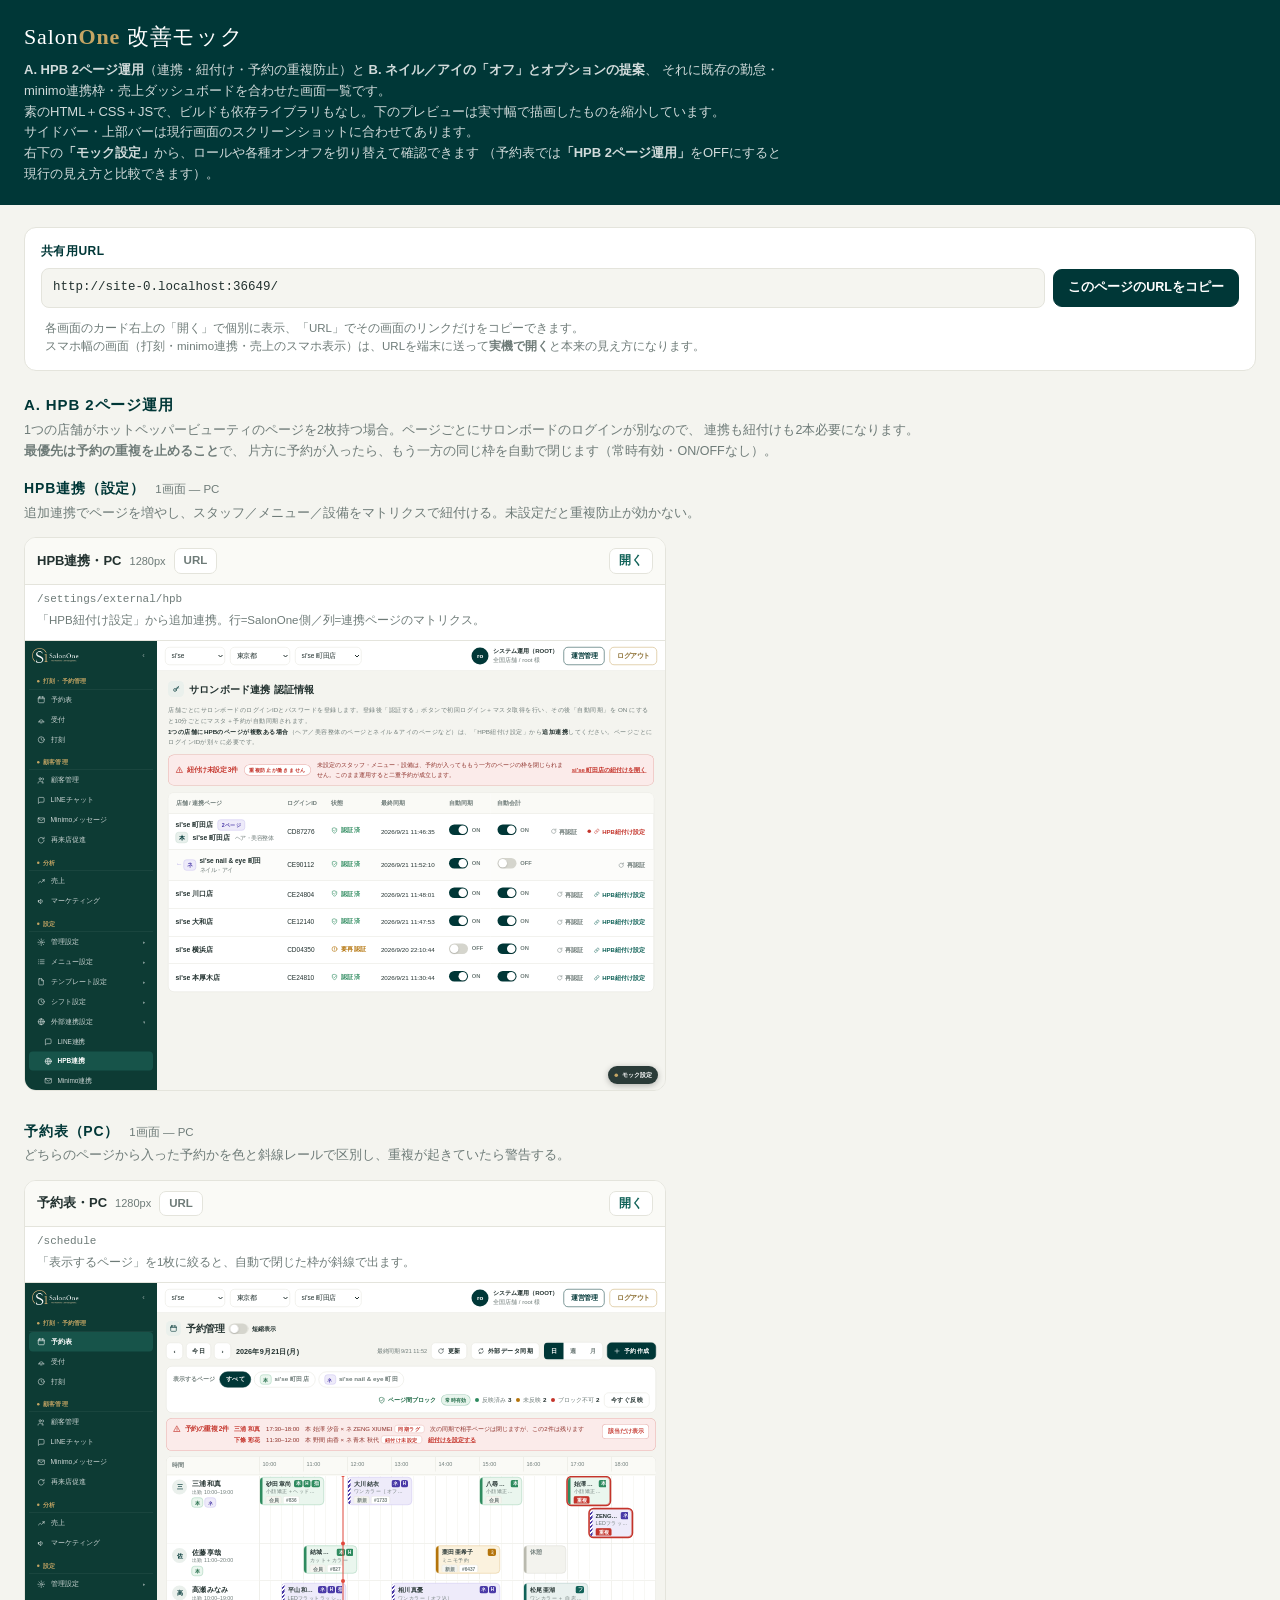
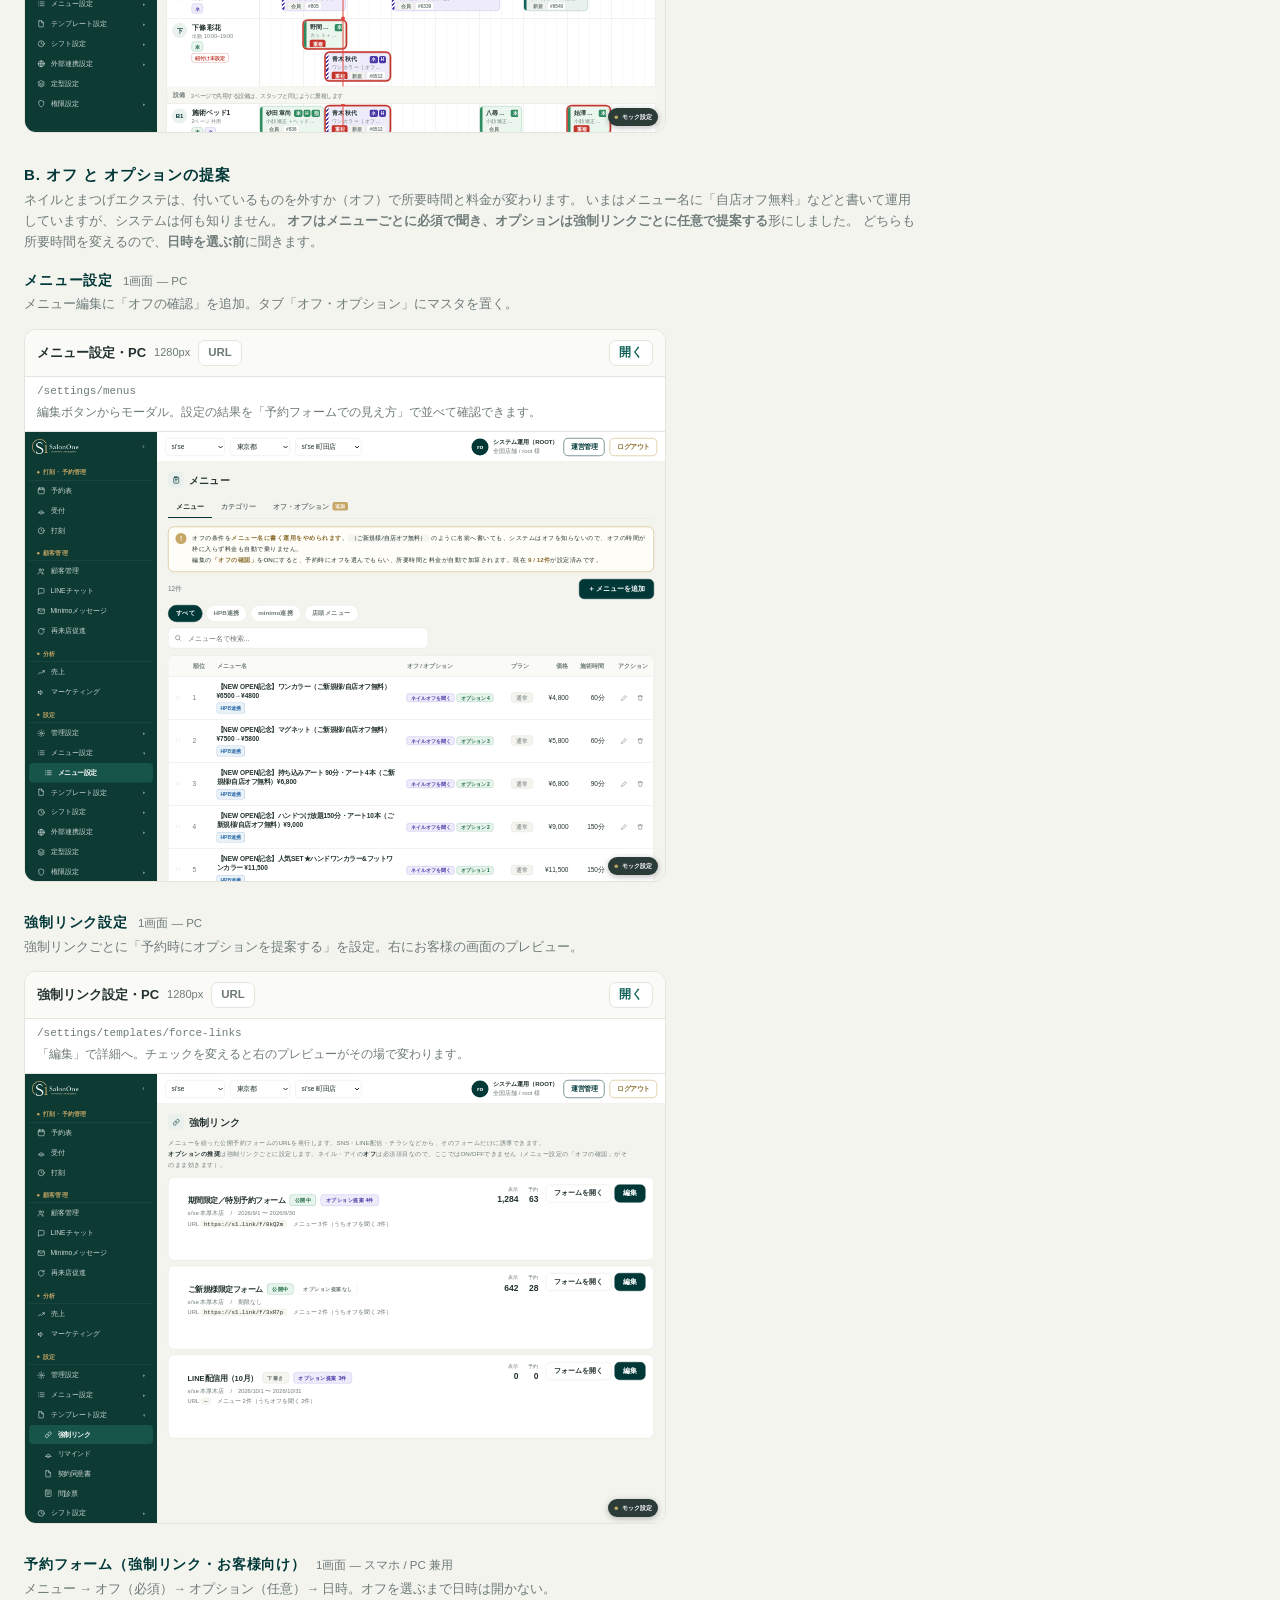
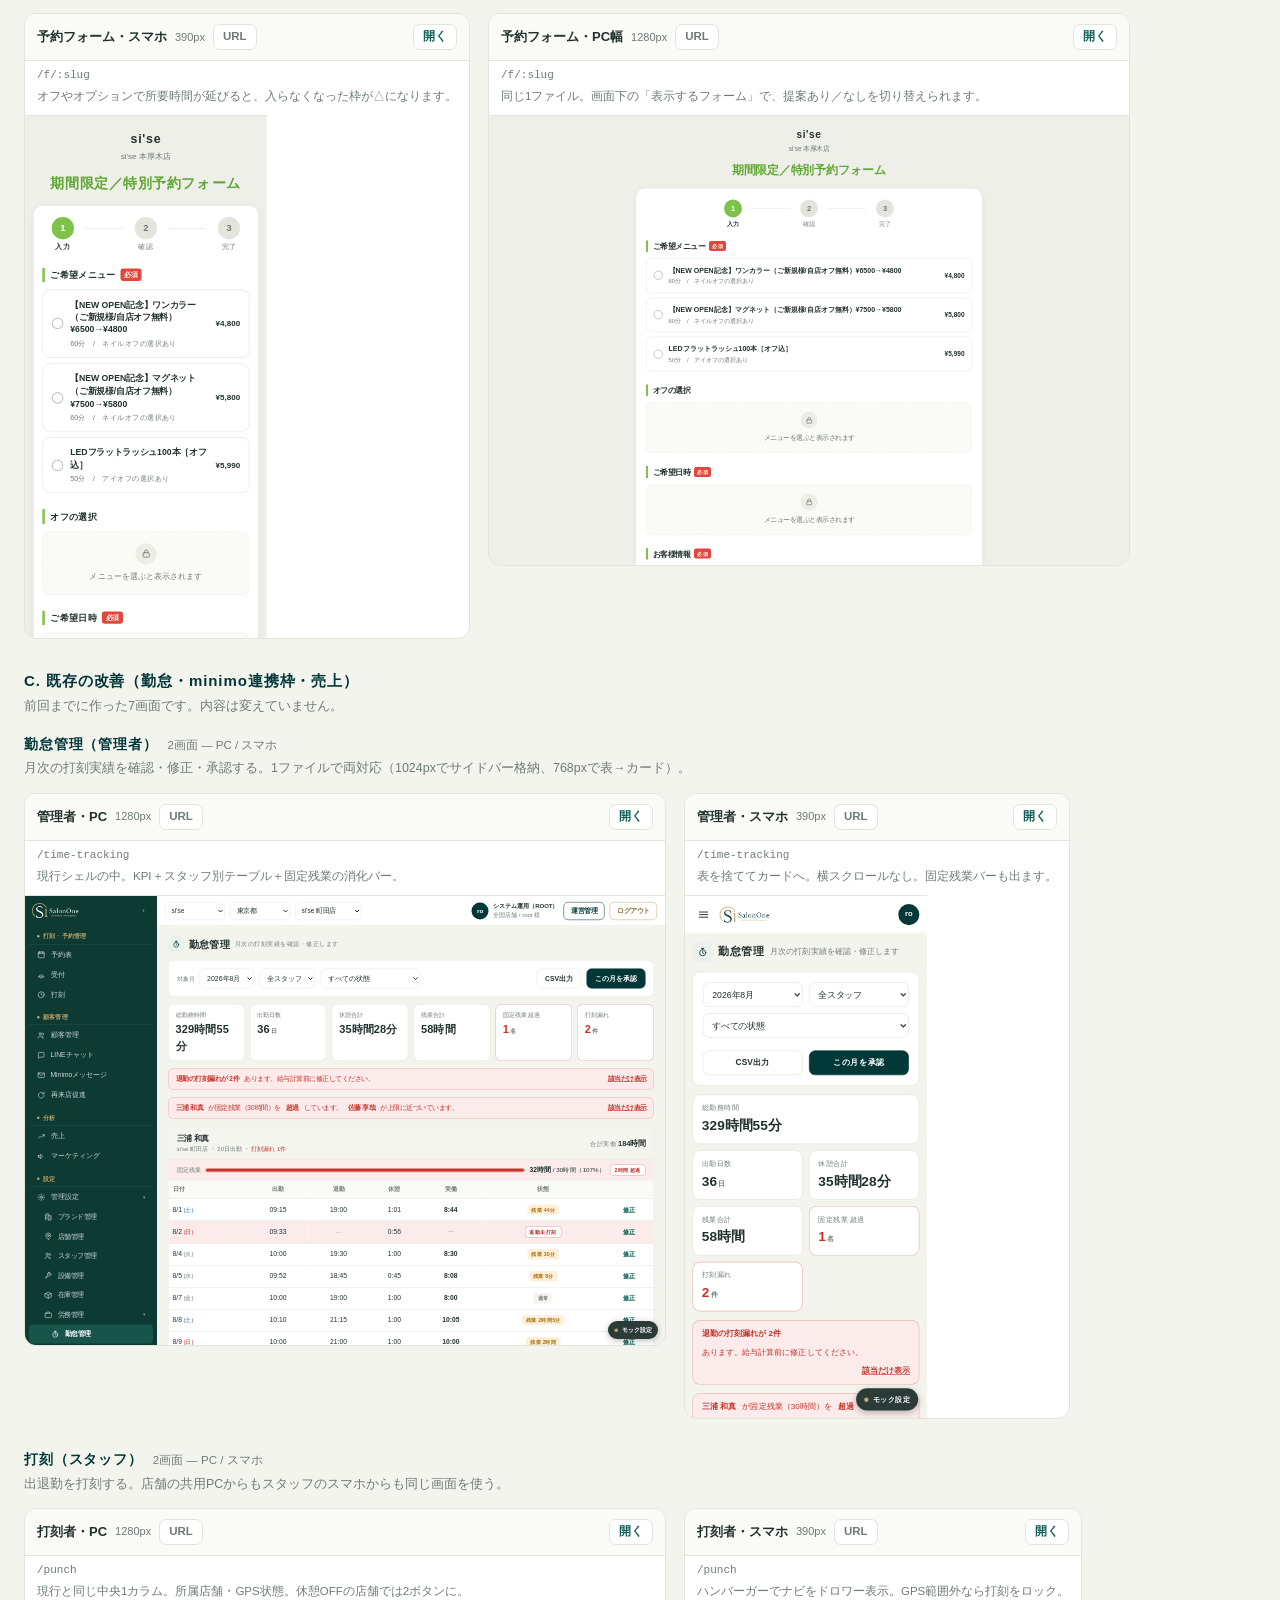
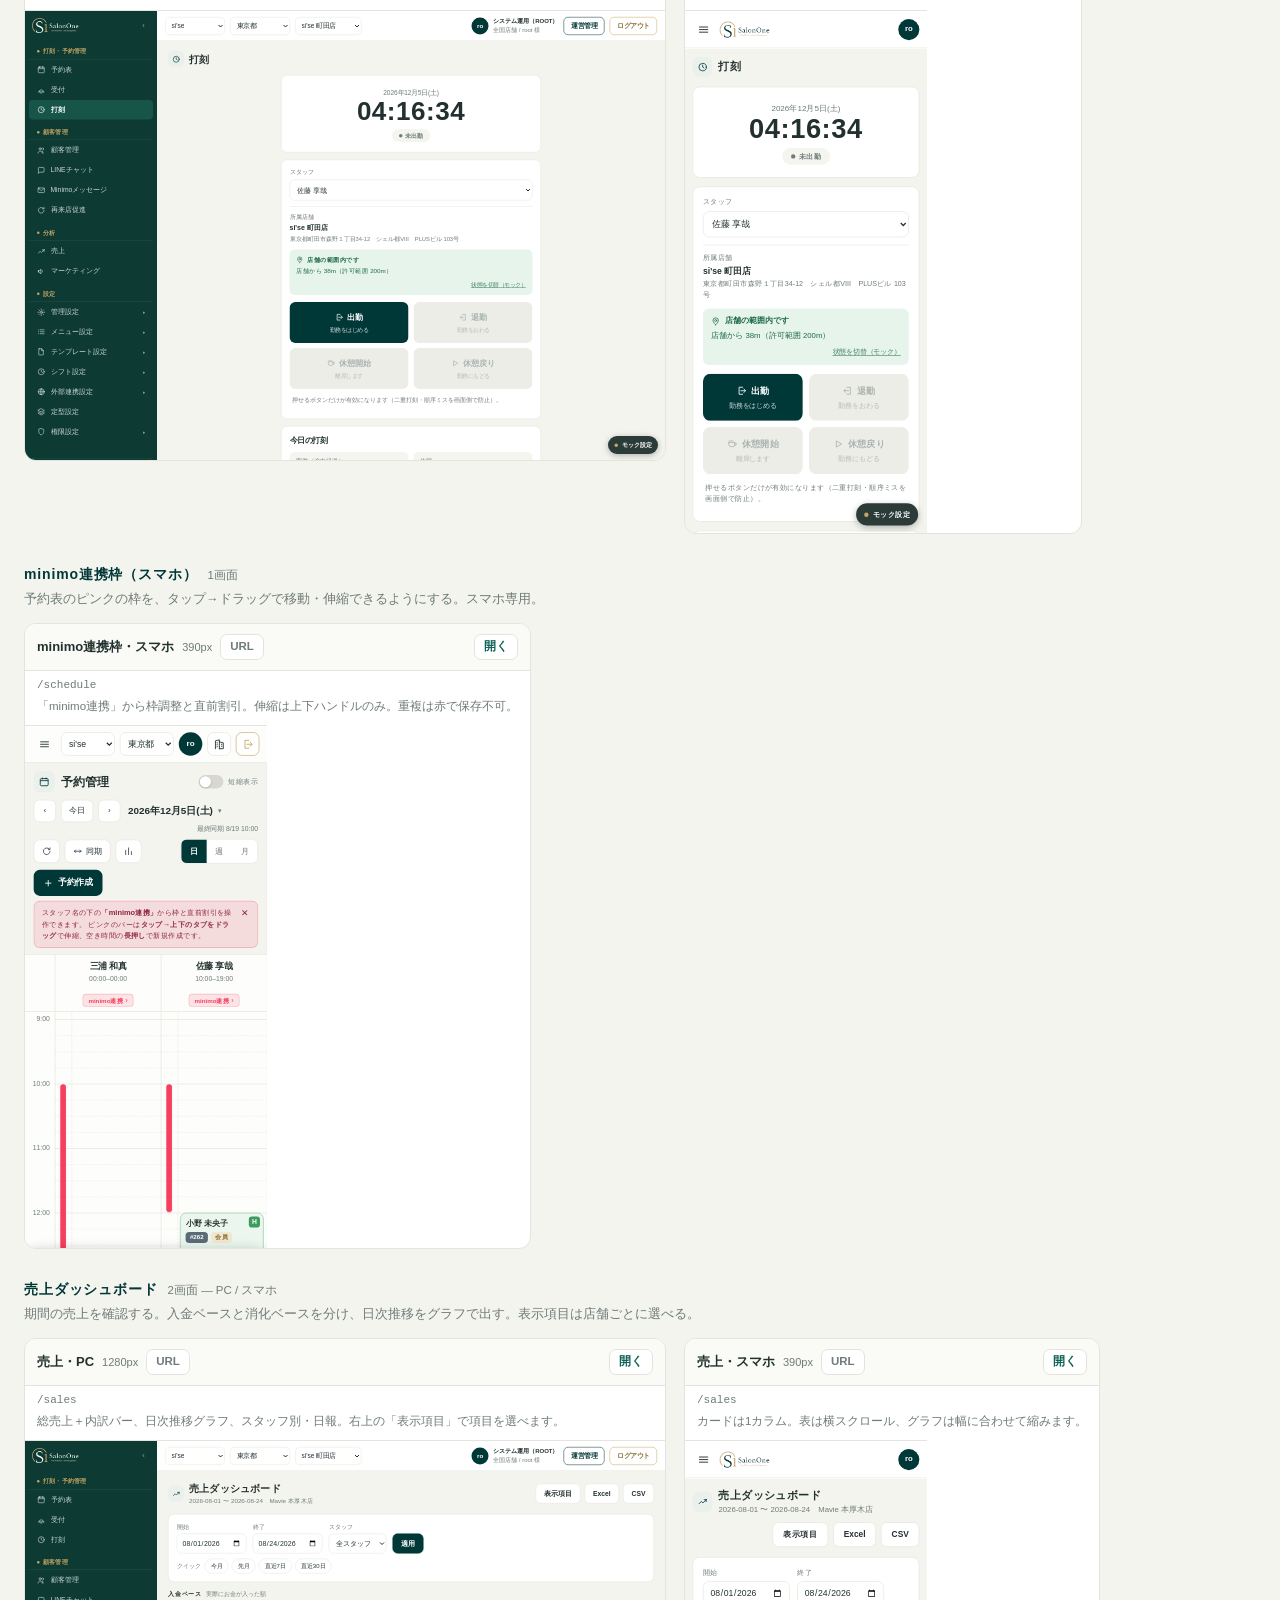
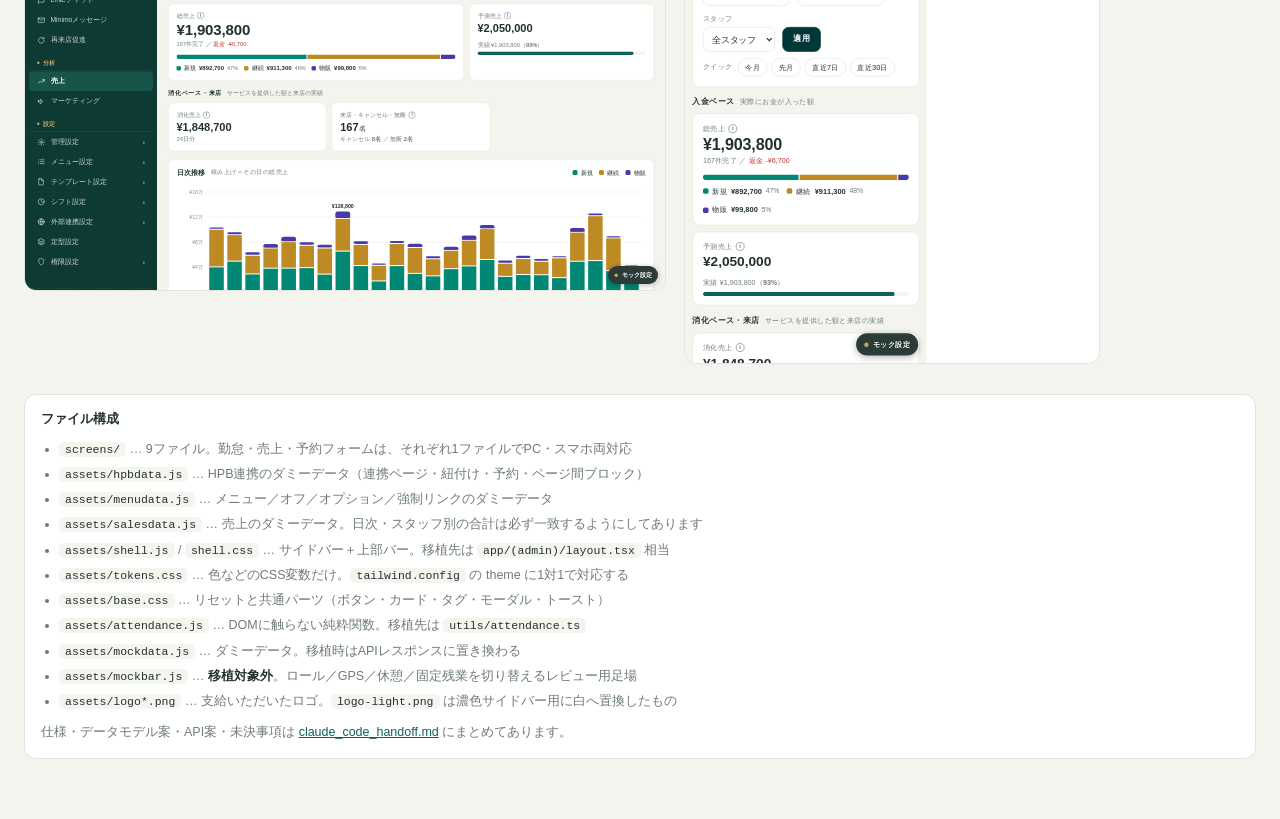
<file: index.html>
<!DOCTYPE html>
<html lang="ja">
<head>
<meta charset="UTF-8">
<meta name="viewport" content="width=device-width, initial-scale=1">
<title>SalonOne 改善モック｜画面一覧</title>
<!--
================================================================================
モック一覧ページ
  各画面を「実寸の幅」のiframeで読み込み、CSS transform で縮小して並べている。
  ＝ 縮小されているだけで、中身は実際のブレークポイントで描画されたもの。
  カード右上の「開く」で実寸表示に移動する。
================================================================================
-->
<link rel="stylesheet" href="assets/tokens.css">
<link rel="stylesheet" href="assets/base.css">
<style>
body{background:var(--cream);}
.top{background:var(--teal); color:#fff; padding:20px 24px;}
.top .logo{font-family:"Playfair Display",Georgia,serif; font-size:22px; letter-spacing:.04em;}
.top .logo b{color:var(--gold);}
.top p{margin:6px 0 0; font-size:13px; opacity:.82; max-width:760px; line-height:1.6;}

.wrap{max-width:1400px; margin:0 auto; padding:22px 24px 60px;}

.sec{margin-bottom:30px;}
.sec > h2{
  font-size:14px; margin:0 0 4px; letter-spacing:.06em; color:var(--teal);
  display:flex; align-items:baseline; gap:10px;
}
.sec > h2 .cnt{font-size:11.5px; color:var(--mut); font-weight:500; letter-spacing:0;}
.sec > .lead, .sec .lead{font-size:12.5px; color:var(--mut); margin:0 0 14px;}

.row{display:flex; flex-wrap:wrap; gap:18px; align-items:flex-start;}

.shot{
  background:var(--paper); border:1px solid var(--line); border-radius:var(--r);
  overflow:hidden; display:flex; flex-direction:column;
}
.shot .bar{
  display:flex; align-items:center; gap:8px; padding:10px 12px;
  border-bottom:1px solid var(--line); background:#FAFAF6;
}
.shot .bar .nm{font-weight:700; font-size:13px;}
.shot .bar .px{font-size:11px; color:var(--mut); font-variant-numeric:tabular-nums;}
.shot .bar .open{
  margin-left:auto; font-size:11.5px; font-weight:600; color:var(--teal-3);
  text-decoration:none; border:1px solid var(--line); border-radius:7px; padding:3px 9px;
  background:#fff; white-space:nowrap;
}
.shot .bar .open:hover{border-color:var(--teal-3);}
.shot .path{
  font-size:11px; color:var(--mut); padding:6px 12px 0; font-family:ui-monospace,SFMono-Regular,Menlo,monospace;
}
.shot .desc{font-size:11.5px; color:var(--mut); padding:4px 12px 10px; line-height:1.5;}

/* iframe を実寸で読み、transform で縮小する */
.view{position:relative; overflow:hidden; background:#E7E7E0; border-top:1px solid var(--line);}
.view iframe{border:0; display:block; transform-origin:0 0;}

/* PC: 1280×900 を 0.5倍 → 640×450 */
.view.pc{width:640px; height:450px;}
.view.pc iframe{width:1280px; height:900px; transform:scale(.5);}
/* SP: 390×844 を 0.62倍 → 242×523 */
.view.sp{width:242px; height:523px;}
.view.sp iframe{width:390px; height:844px; transform:scale(.62);}

/* ---- 共有用の帯 ---- */
.share{
  background:var(--paper); border:1px solid var(--line); border-radius:var(--r);
  padding:14px 16px; margin-bottom:22px;
}
.share .t{font-size:12px; font-weight:700; letter-spacing:.04em; color:var(--teal); margin-bottom:8px;}
.share .row{display:flex; gap:8px; align-items:center; flex-wrap:wrap;}
.share code{
  flex:1; min-width:220px; background:var(--muted-bg); border:1px solid var(--line);
  border-radius:8px; padding:9px 11px; font-size:12.5px; color:var(--ink);
  font-family:ui-monospace,SFMono-Regular,Menlo,monospace; overflow-x:auto; white-space:nowrap;
}
.share .cp{
  height:38px; padding:0 14px; border-radius:9px; border:1px solid var(--teal);
  background:var(--teal); color:#fff; font-size:12.5px; font-weight:600; white-space:nowrap;
}
.share .cp:hover{background:var(--teal-2, #0B4A45);}
.share .note{font-size:11.5px; color:var(--mut); margin:9px 0 0; line-height:1.6;}

/* 各カードのコピーボタン */
.shot .bar .cp2{
  font-size:11.5px; font-weight:600; color:var(--mut); border:1px solid var(--line);
  border-radius:7px; padding:3px 9px; background:#fff; white-space:nowrap;
}
.shot .bar .cp2:hover{border-color:var(--teal-3); color:var(--teal-3);}
.shot .bar .open{margin-left:auto;}

.toastx{
  position:fixed; left:50%; bottom:26px; transform:translate(-50%,14px);
  background:var(--teal); color:#fff; font-size:13px; padding:10px 18px; border-radius:10px;
  box-shadow:0 6px 18px rgba(0,0,0,.25); opacity:0; pointer-events:none; transition:.18s; z-index:90;
}
.toastx.on{opacity:1; transform:translate(-50%,0);}

.legend{
  background:var(--paper); border:1px solid var(--line); border-radius:var(--r);
  padding:14px 16px; font-size:12.5px; color:var(--mut); line-height:1.7;
}
.legend b{color:var(--ink);}
.legend code{
  background:var(--muted-bg); border-radius:5px; padding:1px 6px;
  font-family:ui-monospace,SFMono-Regular,Menlo,monospace; font-size:11.5px; color:var(--ink);
}
.legend ul{margin:8px 0 0; padding-left:18px;}
.legend li{margin-bottom:4px;}

@media (max-width:700px){
  .wrap{padding:16px 12px 40px;}
  .view.pc{width:340px; height:239px;}
  .view.pc iframe{transform:scale(.2656);}
}
</style>
</head>
<body>

<div class="top">
  <div class="logo">Salon<b>One</b> 改善モック</div>
  <p><b>A. HPB 2ページ運用</b>（連携・紐付け・予約の重複防止）と
     <b>B. ネイル／アイの「オフ」とオプションの提案</b>、
     それに既存の勤怠・minimo連携枠・売上ダッシュボードを合わせた画面一覧です。<br>
     素のHTML＋CSS＋JSで、ビルドも依存ライブラリもなし。下のプレビューは実寸幅で描画したものを縮小しています。<br>
     サイドバー・上部バーは現行画面のスクリーンショットに合わせてあります。<br>
     右下の<b>「モック設定」</b>から、ロールや各種オンオフを切り替えて確認できます
     （予約表では<b>「HPB 2ページ運用」</b>をOFFにすると現行の見え方と比較できます）。</p>
</div>

<div class="wrap">

  <div class="share">
    <div class="t">共有用URL</div>
    <div class="row">
      <code id="baseUrl">—</code>
      <button class="cp" id="cpBase">このページのURLをコピー</button>
    </div>
    <p class="note">各画面のカード右上の「開く」で個別に表示、「URL」でその画面のリンクだけをコピーできます。<br>
      スマホ幅の画面（打刻・minimo連携・売上のスマホ表示）は、URLを端末に送って<b>実機で開く</b>と本来の見え方になります。</p>
  </div>

  <h2 style="font-size:15px;letter-spacing:.06em;color:var(--teal);margin:6px 0 4px;">A. HPB 2ページ運用</h2>
  <p style="font-size:12.5px;color:var(--mut);margin:0 0 16px;max-width:900px;line-height:1.7">
    1つの店舗がホットペッパービューティのページを2枚持つ場合。ページごとにサロンボードのログインが別なので、
    連携も紐付けも2本必要になります。<b>最優先は予約の重複を止めること</b>で、
    片方に予約が入ったら、もう一方の同じ枠を自動で閉じます（常時有効・ON/OFFなし）。</p>

  <section class="sec">
    <h2>HPB連携（設定）<span class="cnt">1画面 — PC</span></h2>
    <p class="lead">追加連携でページを増やし、スタッフ／メニュー／設備をマトリクスで紐付ける。未設定だと重複防止が効かない。</p>
    <div class="row">
      <div class="shot">
        <div class="bar"><span class="nm">HPB連携・PC</span><span class="px">1280px</span>
          <a class="open" href="screens/hpb_link.html" target="_blank" rel="noopener">開く</a></div>
        <div class="path">/settings/external/hpb</div>
        <div class="desc">「HPB紐付け設定」から追加連携。行=SalonOne側／列=連携ページのマトリクス。</div>
        <div class="view pc"><iframe src="screens/hpb_link.html" title="HPB連携 PC"></iframe></div>
      </div>
    </div>
  </section>

  <section class="sec">
    <h2>予約表（PC）<span class="cnt">1画面 — PC</span></h2>
    <p class="lead">どちらのページから入った予約かを色と斜線レールで区別し、重複が起きていたら警告する。</p>
    <div class="row">
      <div class="shot">
        <div class="bar"><span class="nm">予約表・PC</span><span class="px">1280px</span>
          <a class="open" href="screens/schedule_pc.html" target="_blank" rel="noopener">開く</a></div>
        <div class="path">/schedule</div>
        <div class="desc">「表示するページ」を1枚に絞ると、自動で閉じた枠が斜線で出ます。</div>
        <div class="view pc"><iframe src="screens/schedule_pc.html" title="予約表 PC"></iframe></div>
      </div>
    </div>
  </section>

  <h2 style="font-size:15px;letter-spacing:.06em;color:var(--teal);margin:26px 0 4px;">B. オフ と オプションの提案</h2>
  <p style="font-size:12.5px;color:var(--mut);margin:0 0 16px;max-width:900px;line-height:1.7">
    ネイルとまつげエクステは、付いているものを外すか（オフ）で所要時間と料金が変わります。
    いまはメニュー名に「自店オフ無料」などと書いて運用していますが、システムは何も知りません。
    <b>オフはメニューごとに必須で聞き、オプションは強制リンクごとに任意で提案する</b>形にしました。
    どちらも所要時間を変えるので、<b>日時を選ぶ前</b>に聞きます。</p>

  <section class="sec">
    <h2>メニュー設定<span class="cnt">1画面 — PC</span></h2>
    <p class="lead">メニュー編集に「オフの確認」を追加。タブ「オフ・オプション」にマスタを置く。</p>
    <div class="row">
      <div class="shot">
        <div class="bar"><span class="nm">メニュー設定・PC</span><span class="px">1280px</span>
          <a class="open" href="screens/menu_settings.html" target="_blank" rel="noopener">開く</a></div>
        <div class="path">/settings/menus</div>
        <div class="desc">編集ボタンからモーダル。設定の結果を「予約フォームでの見え方」で並べて確認できます。</div>
        <div class="view pc"><iframe src="screens/menu_settings.html" title="メニュー設定 PC"></iframe></div>
      </div>
    </div>
  </section>

  <section class="sec">
    <h2>強制リンク設定<span class="cnt">1画面 — PC</span></h2>
    <p class="lead">強制リンクごとに「予約時にオプションを提案する」を設定。右にお客様の画面のプレビュー。</p>
    <div class="row">
      <div class="shot">
        <div class="bar"><span class="nm">強制リンク設定・PC</span><span class="px">1280px</span>
          <a class="open" href="screens/forcelink_settings.html" target="_blank" rel="noopener">開く</a></div>
        <div class="path">/settings/templates/force-links</div>
        <div class="desc">「編集」で詳細へ。チェックを変えると右のプレビューがその場で変わります。</div>
        <div class="view pc"><iframe src="screens/forcelink_settings.html" title="強制リンク設定 PC"></iframe></div>
      </div>
    </div>
  </section>

  <section class="sec">
    <h2>予約フォーム（強制リンク・お客様向け）<span class="cnt">1画面 — スマホ / PC 兼用</span></h2>
    <p class="lead">メニュー → オフ（必須）→ オプション（任意）→ 日時。オフを選ぶまで日時は開かない。</p>
    <div class="row">
      <div class="shot">
        <div class="bar"><span class="nm">予約フォーム・スマホ</span><span class="px">390px</span>
          <a class="open" href="screens/booking_form.html" target="_blank" rel="noopener">開く</a></div>
        <div class="path">/f/:slug</div>
        <div class="desc">オフやオプションで所要時間が延びると、入らなくなった枠が△になります。</div>
        <div class="view sp"><iframe src="screens/booking_form.html" title="予約フォーム スマホ"></iframe></div>
      </div>
      <div class="shot">
        <div class="bar"><span class="nm">予約フォーム・PC幅</span><span class="px">1280px</span>
          <a class="open" href="screens/booking_form.html" target="_blank" rel="noopener">開く</a></div>
        <div class="path">/f/:slug</div>
        <div class="desc">同じ1ファイル。画面下の「表示するフォーム」で、提案あり／なしを切り替えられます。</div>
        <div class="view pc"><iframe src="screens/booking_form.html" title="予約フォーム PC"></iframe></div>
      </div>
    </div>
  </section>

  <h2 style="font-size:15px;letter-spacing:.06em;color:var(--teal);margin:26px 0 4px;">C. 既存の改善（勤怠・minimo連携枠・売上）</h2>
  <p style="font-size:12.5px;color:var(--mut);margin:0 0 16px;max-width:900px;line-height:1.7">
    前回までに作った7画面です。内容は変えていません。</p>

  <section class="sec">
    <h2>勤怠管理（管理者）<span class="cnt">2画面 — PC / スマホ</span></h2>
    <p class="lead">月次の打刻実績を確認・修正・承認する。1ファイルで両対応（1024pxでサイドバー格納、768pxで表→カード）。</p>
    <div class="row">
      <div class="shot">
        <div class="bar"><span class="nm">管理者・PC</span><span class="px">1280px</span>
          <a class="open" href="screens/kintai_admin.html" target="_blank" rel="noopener">開く</a></div>
        <div class="path">/time-tracking</div>
        <div class="desc">現行シェルの中。KPI＋スタッフ別テーブル＋固定残業の消化バー。</div>
        <div class="view pc"><iframe src="screens/kintai_admin.html" title="勤怠管理 管理者 PC"></iframe></div>
      </div>
      <div class="shot">
        <div class="bar"><span class="nm">管理者・スマホ</span><span class="px">390px</span>
          <a class="open" href="screens/kintai_admin.html" target="_blank" rel="noopener">開く</a></div>
        <div class="path">/time-tracking</div>
        <div class="desc">表を捨ててカードへ。横スクロールなし。固定残業バーも出ます。</div>
        <div class="view sp"><iframe src="screens/kintai_admin.html" title="勤怠管理 管理者 スマホ"></iframe></div>
      </div>
    </div>
  </section>

  <section class="sec">
    <h2>打刻（スタッフ）<span class="cnt">2画面 — PC / スマホ</span></h2>
    <p class="lead">出退勤を打刻する。店舗の共用PCからもスタッフのスマホからも同じ画面を使う。</p>
    <div class="row">
      <div class="shot">
        <div class="bar"><span class="nm">打刻者・PC</span><span class="px">1280px</span>
          <a class="open" href="screens/kintai_punch.html" target="_blank" rel="noopener">開く</a></div>
        <div class="path">/punch</div>
        <div class="desc">現行と同じ中央1カラム。所属店舗・GPS状態。休憩OFFの店舗では2ボタンに。</div>
        <div class="view pc"><iframe src="screens/kintai_punch.html" title="打刻 PC"></iframe></div>
      </div>
      <div class="shot">
        <div class="bar"><span class="nm">打刻者・スマホ</span><span class="px">390px</span>
          <a class="open" href="screens/kintai_punch.html" target="_blank" rel="noopener">開く</a></div>
        <div class="path">/punch</div>
        <div class="desc">ハンバーガーでナビをドロワー表示。GPS範囲外なら打刻をロック。</div>
        <div class="view sp"><iframe src="screens/kintai_punch.html" title="打刻 スマホ"></iframe></div>
      </div>
    </div>
  </section>

  <section class="sec">
    <h2>minimo連携枠（スマホ）<span class="cnt">1画面</span></h2>
    <p class="lead">予約表のピンクの枠を、タップ→ドラッグで移動・伸縮できるようにする。スマホ専用。</p>
    <div class="row">
      <div class="shot">
        <div class="bar"><span class="nm">minimo連携枠・スマホ</span><span class="px">390px</span>
          <a class="open" href="screens/minimo_slots.html" target="_blank" rel="noopener">開く</a></div>
        <div class="path">/schedule</div>
        <div class="desc">「minimo連携」から枠調整と直前割引。伸縮は上下ハンドルのみ。重複は赤で保存不可。</div>
        <div class="view sp"><iframe src="screens/minimo_slots.html" title="minimo連携枠 スマホ"></iframe></div>
      </div>
    </div>
  </section>

  <section class="sec">
    <h2>売上ダッシュボード<span class="cnt">2画面 — PC / スマホ</span></h2>
    <p class="lead">期間の売上を確認する。入金ベースと消化ベースを分け、日次推移をグラフで出す。表示項目は店舗ごとに選べる。</p>
    <div class="row">
      <div class="shot">
        <div class="bar"><span class="nm">売上・PC</span><span class="px">1280px</span>
          <a class="open" href="screens/sales_dashboard.html" target="_blank" rel="noopener">開く</a></div>
        <div class="path">/sales</div>
        <div class="desc">総売上＋内訳バー、日次推移グラフ、スタッフ別・日報。右上の「表示項目」で項目を選べます。</div>
        <div class="view pc"><iframe src="screens/sales_dashboard.html" title="売上ダッシュボード PC"></iframe></div>
      </div>
      <div class="shot">
        <div class="bar"><span class="nm">売上・スマホ</span><span class="px">390px</span>
          <a class="open" href="screens/sales_dashboard.html" target="_blank" rel="noopener">開く</a></div>
        <div class="path">/sales</div>
        <div class="desc">カードは1カラム。表は横スクロール、グラフは幅に合わせて縮みます。</div>
        <div class="view sp"><iframe src="screens/sales_dashboard.html" title="売上ダッシュボード スマホ"></iframe></div>
      </div>
    </div>
  </section>

  <div class="legend">
    <b>ファイル構成</b>
    <ul>
      <li><code>screens/</code> … 9ファイル。勤怠・売上・予約フォームは、それぞれ1ファイルでPC・スマホ両対応</li>
      <li><code>assets/hpbdata.js</code> … HPB連携のダミーデータ（連携ページ・紐付け・予約・ページ間ブロック）</li>
      <li><code>assets/menudata.js</code> … メニュー／オフ／オプション／強制リンクのダミーデータ</li>
      <li><code>assets/salesdata.js</code> … 売上のダミーデータ。日次・スタッフ別の合計は必ず一致するようにしてあります</li>
      <li><code>assets/shell.js</code> / <code>shell.css</code> … サイドバー＋上部バー。移植先は <code>app/(admin)/layout.tsx</code> 相当</li>
      <li><code>assets/tokens.css</code> … 色などのCSS変数だけ。<code>tailwind.config</code> の theme に1対1で対応する</li>
      <li><code>assets/base.css</code> … リセットと共通パーツ（ボタン・カード・タグ・モーダル・トースト）</li>
      <li><code>assets/attendance.js</code> … DOMに触らない純粋関数。移植先は <code>utils/attendance.ts</code></li>
      <li><code>assets/mockdata.js</code> … ダミーデータ。移植時はAPIレスポンスに置き換わる</li>
      <li><code>assets/mockbar.js</code> … <b>移植対象外</b>。ロール／GPS／休憩／固定残業を切り替えるレビュー用足場</li>
      <li><code>assets/logo*.png</code> … 支給いただいたロゴ。<code>logo-light.png</code> は濃色サイドバー用に白へ置換したもの</li>
    </ul>
    <div style="margin-top:10px">
      仕様・データモデル案・API案・未決事項は <a href="claude_code_handoff.md" style="color:var(--teal-3)">claude_code_handoff.md</a> にまとめてあります。
    </div>
  </div>

  <div class="toastx" id="tx"></div>
</div>

<script>
(function(){
  'use strict';
  var base = new URL('.', location.href).href;
  document.getElementById('baseUrl').textContent = base;

  var tx = document.getElementById('tx'), tt;
  function toast(m){
    tx.textContent = m; tx.classList.add('on');
    clearTimeout(tt); tt = setTimeout(function(){ tx.classList.remove('on'); }, 2200);
  }
  function copy(text, what){
    // clipboard API は https と localhost でしか使えない。
    // file:// で開いた場合に黙って失敗しないよう、代替手段を用意する
    if(navigator.clipboard && window.isSecureContext){
      navigator.clipboard.writeText(text)
        .then(function(){ toast(what + 'をコピーしました'); })
        .catch(function(){ fallback(text, what); });
    }else{
      fallback(text, what);
    }
  }
  function fallback(text, what){
    var ta = document.createElement('textarea');
    ta.value = text;
    ta.style.cssText = 'position:fixed;top:-1000px;left:-1000px';
    document.body.appendChild(ta);
    ta.select();
    var ok = false;
    try { ok = document.execCommand('copy'); } catch(e){ ok = false; }
    document.body.removeChild(ta);
    toast(ok ? (what + 'をコピーしました') : 'コピーできませんでした。URLを手動で選択してください');
  }

  document.getElementById('cpBase').addEventListener('click', function(){
    copy(base, 'このページのURL');
  });

  // 各カードに「URL」ボタンを足す（7か所を個別に書かない）
  [].slice.call(document.querySelectorAll('.shot .bar')).forEach(function(bar){
    var open = bar.querySelector('.open');
    if(!open) return;
    var url = new URL(open.getAttribute('href'), location.href).href;
    var nm  = bar.querySelector('.nm') ? bar.querySelector('.nm').textContent : '画面';
    var b = document.createElement('button');
    b.className = 'cp2';
    b.type = 'button';
    b.textContent = 'URL';
    b.title = url;
    b.addEventListener('click', function(){ copy(url, nm + 'のURL'); });
    bar.insertBefore(b, open);
  });
})();
</script>
</body>
</html>
</file>
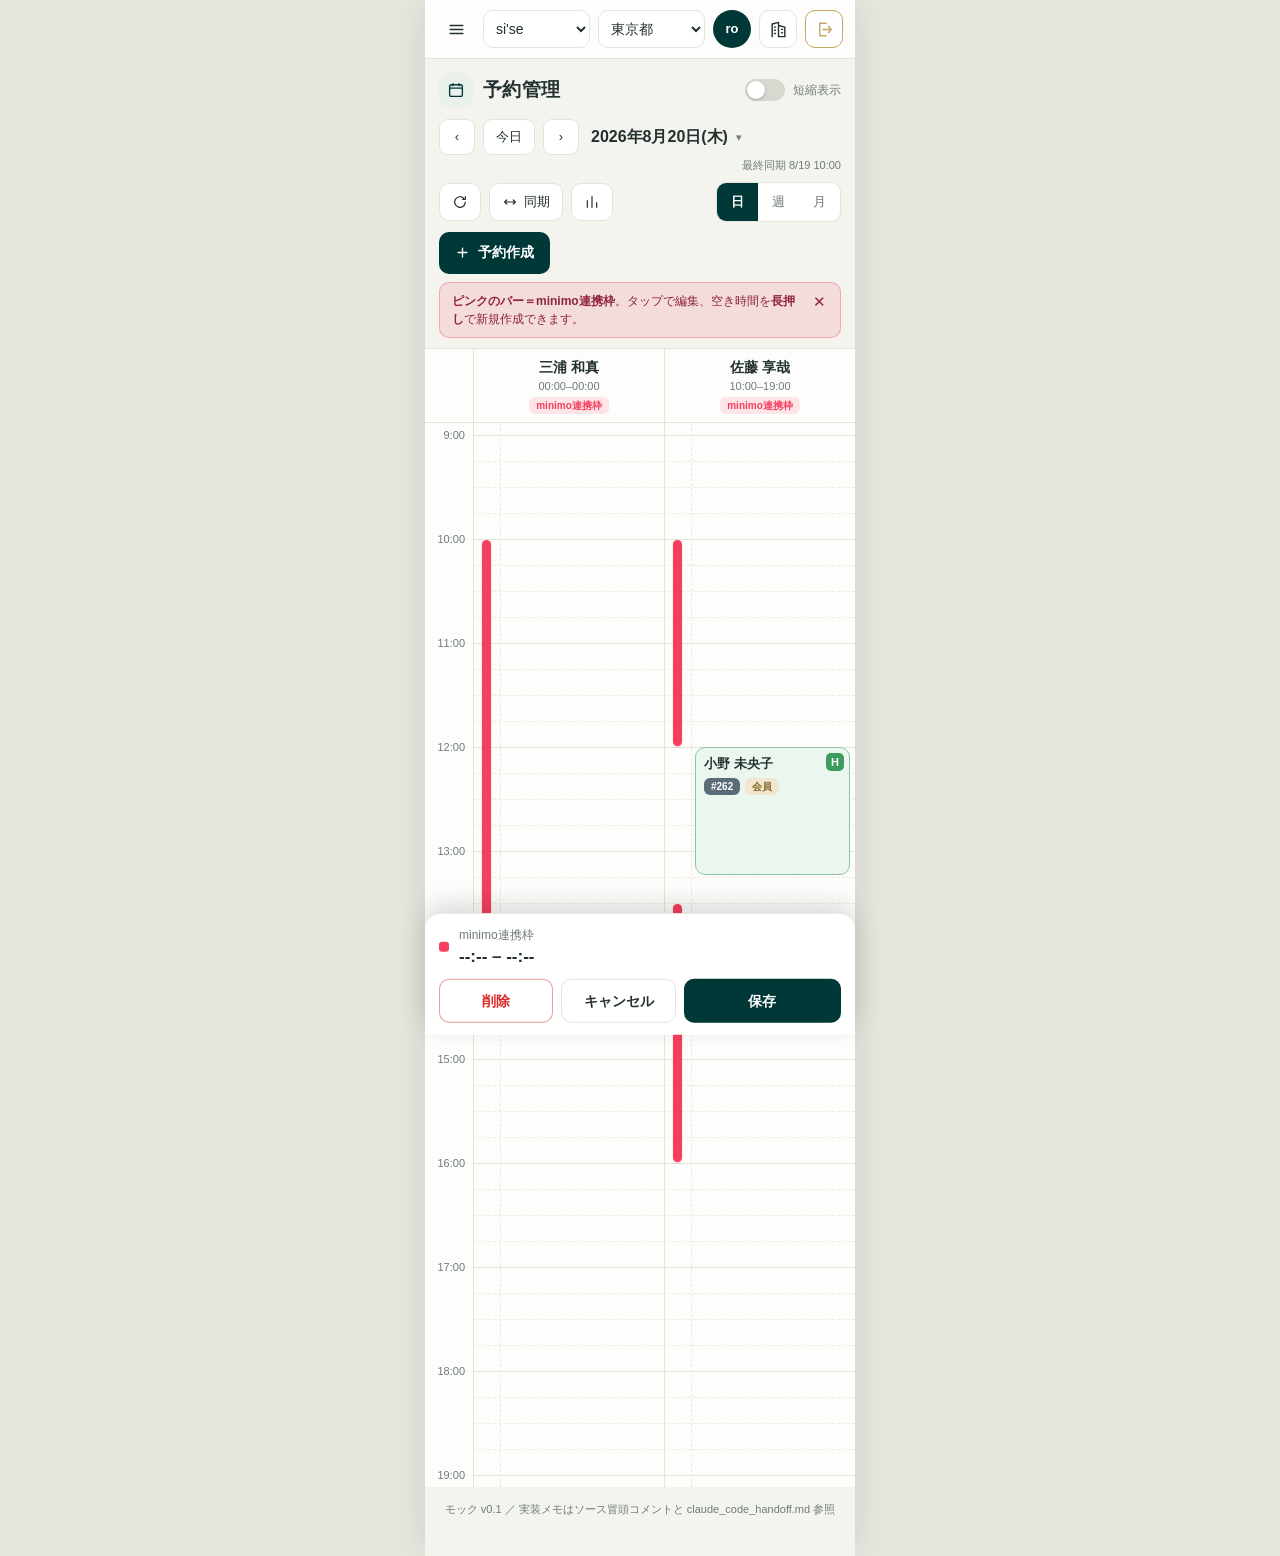
<file: minimo_mobile_mock.html>
<!DOCTYPE html>
<html lang="ja">
<head>
<meta charset="UTF-8">
<meta name="viewport" content="width=device-width, initial-scale=1, maximum-scale=1, user-scalable=no">
<title>SalonOne｜予約管理（モバイル）minimo枠操作モック v0.1</title>
<!--
================================================================================
SalonOne モバイル予約管理 / minimo連携枠 UI改善モック v0.1
================================================================================
■ 目的
  スマホ表示の予約表で、minimo連携枠（ピンクの縦バー）を
  「タップ → 拡大表示 → ドラッグで移動・伸縮 → 保存」できるようにする。
  現状はバーが細く、閲覧専用でスマホから枠調整ができない。

■ 操作仕様（このモックで実装済み）
  1. ピンクのバーをタップ … 編集モード（列全幅の半透明ブロック＋上下ハンドル）
  2. ブロック本体をドラッグ … 枠全体を移動（15分スナップ）
  3. 上下ハンドルをドラッグ … 開始/終了時刻を伸縮（最小15分）
  4. 空き時間を長押し(500ms) … 新規枠を60分で作成し編集モードへ
  5. 画面下の操作バー … 時刻表示／削除／キャンセル／保存
  6. 予約・他のminimo枠と重なると赤表示＋保存不可
  7. 保存/削除で「未同期」バッジが同期ボタンに付く → 同期でクリア（モック挙動）

■ 実装定数
  DAY_START=9:00 / DAY_END=19:00 / SNAP=15分 / 通常PX15=26px, 短縮表示=16px
  内部の時刻はすべて「0:00からの分(int)」で保持。

■ データモデル案（本実装）
  minimo_slot { id, store_id, staff_id, start_at, end_at, source:'manual'|'minimo',
                synced_at(null=未同期), updated_by, updated_at }
  バリデーション: start<end / 15分単位 / 同一staffの予約・他枠と非重複
  （営業時間・シフト外の可否は要確認 → handoffメモ参照）

■ API案
  GET    /api/stores/:sid/minimo-slots?date=YYYY-MM-DD
  POST   /api/stores/:sid/minimo-slots
  PATCH  /api/minimo-slots/:id
  DELETE /api/minimo-slots/:id
  POST   /api/stores/:sid/minimo-slots/sync   … minimo側へ反映

■ Next.js移植メモ（駒木さん向け）
  ・Pointer Events(down/move/up + setPointerCapture)のロジックはそのまま
    useRef＋カスタムフック(useSlotDrag)へ移植可能。ドラッグ中は再レンダーせず
    style直更新（本モックと同じ方針）にするとスマホでも60fps出ます。
  ・CSS変数はtailwind.configのthemeトークンへ対応付け（handoffメモ参照）。
  ・touch-action:none をゴースト/ハンドルに必ず指定（iOSのスクロール抑止）。
================================================================================
-->
<style>
:root{
  --teal:#003737; --teal-2:#0B4A45; --teal-3:#106258;
  --gold:#C6A664; --gold-soft:#F1E6CF;
  --cream:#F4F4EF; --paper:#FDFDFB;
  --ink:#22312F; --mut:#6E7B78; --line:#E4E4DC;
  --pink:#F43F5E; --pink-soft:rgba(244,63,94,.13);
  --danger:#DC2626; --danger-soft:rgba(220,38,38,.12);
  --res-bg:#EAF6EE; --res-bd:#8FC49E; --res-badge:#3E9B5F;
  --radius:12px;
}
*{box-sizing:border-box; touch-action:manipulation;}
html,body{margin:0; padding:0;}
body{
  background:#E7E7E0;
  font-family:"Hiragino Kaku Gothic ProN","Hiragino Sans","Noto Sans JP","Yu Gothic UI","Yu Gothic",Meiryo,sans-serif;
  color:var(--ink); font-size:14px; line-height:1.5;
  -webkit-font-smoothing:antialiased;
}
button{font:inherit; color:inherit; background:none; border:none; padding:0; cursor:pointer;}
button:focus-visible, select:focus-visible{outline:2px solid var(--teal-3); outline-offset:2px; border-radius:6px;}
select{font:inherit;}

.frame{
  max-width:430px; margin:0 auto; min-height:100dvh;
  background:var(--cream); box-shadow:0 0 40px rgba(0,0,0,.10);
  padding-bottom:24px; position:relative;
}
body.editing .frame{padding-bottom:150px;}

/* ---------- ヘッダー ---------- */
.appbar{
  display:flex; align-items:center; gap:8px;
  padding:10px 12px; background:var(--paper); border-bottom:1px solid var(--line);
  position:sticky; top:0; z-index:40;
}
.iconbtn{
  width:38px; height:38px; border-radius:10px; border:1px solid var(--line);
  display:flex; align-items:center; justify-content:center; background:#fff; flex:0 0 auto;
}
.iconbtn.plain{border:none; background:none;}
.iconbtn svg{width:19px; height:19px; stroke:var(--ink); fill:none; stroke-width:1.8; stroke-linecap:round; stroke-linejoin:round;}
.iconbtn.gold{border-color:var(--gold);}
.iconbtn.gold svg{stroke:var(--gold);}
.appbar select{
  height:38px; border:1px solid var(--line); border-radius:10px; background:#fff;
  padding:0 8px; min-width:0; flex:1; color:var(--ink);
}
.avatar{
  width:38px; height:38px; border-radius:50%; background:var(--teal); color:#fff;
  display:flex; align-items:center; justify-content:center; font-size:13px; font-weight:600; flex:0 0 auto;
}

/* ---------- タイトル・日付・操作列 ---------- */
.titlebar{display:flex; align-items:center; gap:10px; padding:14px 14px 4px;}
.titleicon{
  width:34px; height:34px; border-radius:9px; background:#EAF0EC;
  display:flex; align-items:center; justify-content:center;
}
.titleicon svg{width:18px; height:18px; stroke:var(--teal); fill:none; stroke-width:1.8;}
.titlebar h1{font-size:19px; margin:0; font-weight:700; letter-spacing:.02em;}
.toggle{display:flex; align-items:center; gap:8px; margin-left:auto; color:var(--mut); font-size:12px;}
.switch{position:relative; width:40px; height:22px; flex:0 0 auto;}
.switch input{position:absolute; inset:0; opacity:0; margin:0; cursor:pointer;}
.switch i{
  position:absolute; inset:0; background:#D8D8D0; border-radius:999px; transition:background .15s;
}
.switch i::after{
  content:''; position:absolute; top:2px; left:2px; width:18px; height:18px;
  background:#fff; border-radius:50%; box-shadow:0 1px 3px rgba(0,0,0,.25); transition:left .15s;
}
.switch input:checked + i{background:var(--gold);}
.switch input:checked + i::after{left:20px;}

.datebar{display:flex; align-items:center; gap:8px; padding:8px 14px 0;}
.navbtn{
  height:36px; min-width:36px; padding:0 12px; border:1px solid var(--line);
  border-radius:9px; background:#fff; font-size:13px;
}
.datebar .date{font-size:16px; font-weight:700; margin-left:4px;}
.datebar .caret{color:var(--mut); font-size:11px;}
.lastsync{padding:2px 14px 0; font-size:11px; color:var(--mut); text-align:right;}

.controlbar{display:flex; align-items:center; gap:8px; padding:8px 14px; flex-wrap:wrap;}
.ctl{
  height:38px; border:1px solid var(--line); border-radius:10px; background:#fff;
  display:flex; align-items:center; justify-content:center; gap:6px; padding:0 12px;
  font-size:13px; position:relative;
}
.ctl svg{width:16px; height:16px; stroke:var(--ink); fill:none; stroke-width:1.8; stroke-linecap:round; stroke-linejoin:round;}
.badge{
  position:absolute; top:-6px; right:-6px; min-width:18px; height:18px; padding:0 4px;
  background:var(--pink); color:#fff; font-size:11px; font-weight:700;
  border-radius:999px; display:flex; align-items:center; justify-content:center;
}
/* display:flex はUA既定の [hidden]{display:none} を上書きしてしまうため、明示的に打ち消す。
   これが無いと未同期0件でもバッジが「0」で出たままになる（React移植時も同じ罠に注意） */
.badge[hidden]{display:none;}
.seg{display:flex; border:1px solid var(--line); border-radius:10px; overflow:hidden; background:#fff; margin-left:auto;}
.seg button{height:38px; padding:0 14px; font-size:13px; color:var(--mut);}
.seg button.on{background:var(--teal); color:#fff; font-weight:600;}
.createbtn{
  margin:2px 14px 8px; height:42px; padding:0 16px; border-radius:10px;
  background:var(--teal); color:#fff; font-size:14px; font-weight:600;
  display:inline-flex; align-items:center; gap:8px;
}
.createbtn svg{width:15px; height:15px; stroke:#fff; fill:none; stroke-width:2.2; stroke-linecap:round;}

/* ---------- ヒント ---------- */
.hint{
  margin:0 14px 10px; padding:9px 12px; border-radius:10px;
  background:var(--pink-soft); border:1px solid rgba(244,63,94,.35);
  font-size:12px; color:#8f2340; display:flex; gap:10px; align-items:flex-start;
}
.hint b{color:#8f2340;}
.hint .close{margin-left:auto; color:#8f2340; font-size:15px; line-height:1; padding:2px;}

/* ---------- スタッフヘッダー ---------- */
.staffhead{
  display:flex; position:sticky; top:58px; z-index:30;
  background:var(--paper); border-top:1px solid var(--line); border-bottom:1px solid var(--line);
}
.sh-gutter{width:48px; flex:0 0 auto;}
.sh-cell{flex:1; text-align:center; padding:8px 4px 7px; border-left:1px solid var(--line);}
.sh-cell .nm{font-weight:700; font-size:14px;}
.sh-cell .sf{font-size:11px; color:var(--mut);}
.sh-cell .mtag{
  display:inline-block; margin-top:3px; font-size:10px; font-weight:600;
  color:var(--pink); background:var(--pink-soft); border-radius:6px; padding:1px 7px;
}

/* ---------- タイムグリッド ---------- */
.board{display:flex; background:var(--paper);}
.gutter{width:48px; flex:0 0 auto; position:relative;}
.hlabel{
  position:absolute; right:8px; transform:translateY(-50%);
  font-size:11px; color:var(--mut); font-variant-numeric:tabular-nums;
}
.cols{flex:1; position:relative; display:flex;}
.gridlines{position:absolute; left:0; right:0; top:0; pointer-events:none;}
.gl{position:absolute; left:0; right:0; border-top:1px solid var(--line);}
.gl.quarter{border-top:1px dashed #ECECE4;}
.col{flex:1; position:relative; border-left:1px solid var(--line);}
.col::before{ /* minimoレーンの目安線 */
  content:''; position:absolute; left:26px; top:0; bottom:0;
  border-left:1px dashed #EFE3E6; pointer-events:none;
}
.items{position:absolute; inset:0;}
.nowline{
  position:absolute; left:0; right:0; height:0; border-top:1.5px solid var(--pink);
  pointer-events:none; z-index:5;
}
.nowline::before{
  content:''; position:absolute; left:-3px; top:-4px; width:7px; height:7px;
  border-radius:50%; background:var(--pink);
}

/* minimoバー（通常表示） */
.mbar{position:absolute; left:0; width:26px; z-index:6; touch-action:manipulation;}
.mbar-line{
  position:absolute; left:8px; top:1px; bottom:1px; width:9px;
  background:var(--pink); border-radius:5px; box-shadow:0 1px 2px rgba(244,63,94,.35);
}
.mbar:active .mbar-line{filter:brightness(.92);}

/* 予約カード */
.res{
  position:absolute; left:30px; right:5px; z-index:7;
  background:var(--res-bg); border:1.5px solid var(--res-bd); border-radius:10px;
  padding:6px 8px; overflow:hidden;
}
.res .nm{font-weight:700; font-size:13px;}
.res .chips{display:flex; gap:5px; margin-top:4px; flex-wrap:wrap;}
.chip{font-size:10px; font-weight:600; border-radius:6px; padding:1px 7px;}
.chip.code{background:#5B6B77; color:#fff;}
.chip.member{background:var(--gold-soft); color:#8A6D2F;}
.res .src{
  position:absolute; top:5px; right:5px; width:18px; height:18px; border-radius:5px;
  background:var(--res-badge); color:#fff; font-size:11px; font-weight:700;
  display:flex; align-items:center; justify-content:center;
}

/* 編集ゴースト */
.ghost{
  position:absolute; left:2px; right:2px; z-index:20;
  background:var(--pink-soft); border:1.5px solid var(--pink); border-radius:10px;
  touch-action:none; user-select:none; -webkit-user-select:none;
  box-shadow:0 4px 14px rgba(244,63,94,.22);
}
.ghost .gname{
  position:absolute; top:6px; left:8px; font-size:10px; font-weight:700;
  color:var(--pink); background:#fff; border-radius:6px; padding:1px 7px;
  border:1px solid rgba(244,63,94,.4);
}
.ghost.tiny .gname{display:none;}
.glabel{
  position:absolute; right:6px; font-size:11px; font-weight:700; color:var(--pink);
  background:rgba(255,255,255,.9); border-radius:5px; padding:0 5px;
  font-variant-numeric:tabular-nums;
}
.glabel.top{top:3px;} .glabel.bot{bottom:3px;}
.handle{
  position:absolute; left:50%; transform:translateX(-50%);
  width:64px; height:34px; display:flex; align-items:center; justify-content:center;
  touch-action:none;
}
.handle.top{top:-17px;} .handle.bot{bottom:-17px;}
.handle span{
  width:38px; height:15px; background:#fff; border:1.5px solid var(--pink);
  border-radius:9px; box-shadow:0 1px 4px rgba(0,0,0,.18);
  display:flex; align-items:center; justify-content:center;
}
.handle i{
  width:16px; height:2px; background:var(--pink); border-radius:2px; display:block;
  transform:translateY(-2px); box-shadow:0 4px 0 var(--pink);
}
.ghost.conflict{border-color:var(--danger); background:var(--danger-soft);}
.ghost.conflict .glabel, .ghost.conflict .gname{color:var(--danger); border-color:rgba(220,38,38,.4);}
.ghost.conflict .handle span{border-color:var(--danger);}
.ghost.conflict .handle i{background:var(--danger); box-shadow:0 4px 0 var(--danger);}

/* ---------- 編集バー ---------- */
.editbar{
  position:fixed; left:50%; transform:translate(-50%,110%); bottom:0;
  width:100%; max-width:430px; z-index:60;
  background:#fff; border-top:1px solid var(--line); border-radius:16px 16px 0 0;
  box-shadow:0 -8px 24px rgba(0,0,0,.14);
  padding:12px 14px calc(12px + env(safe-area-inset-bottom));
  transition:transform .18s ease;
}
.editbar.show{transform:translate(-50%,0);}
.eb-info{display:flex; align-items:center; gap:10px;}
.eb-dot{width:10px; height:10px; border-radius:3px; background:var(--pink); flex:0 0 auto;}
.eb-title{font-size:12px; color:var(--mut);}
.eb-time{font-size:17px; font-weight:700; font-variant-numeric:tabular-nums;}
.eb-warn{
  margin-top:8px; font-size:12px; font-weight:600; color:var(--danger);
  background:var(--danger-soft); border-radius:8px; padding:6px 10px;
}
.eb-actions{display:flex; gap:8px; margin-top:10px;}
.btn{
  height:44px; border-radius:10px; font-size:14px; font-weight:600;
  display:flex; align-items:center; justify-content:center;
}
.btn.outline{flex:1; border:1px solid var(--line); background:#fff; color:var(--ink);}
.btn.outline.danger{color:var(--danger); border-color:rgba(220,38,38,.45);}
.btn.solid{flex:1.4; background:var(--teal); color:#fff;}
.btn.solid:disabled{background:#B9C4C1; cursor:not-allowed;}

/* ---------- トースト ---------- */
.toast{
  position:fixed; left:50%; bottom:24px; transform:translate(-50%,20px);
  max-width:86%; background:var(--teal); color:#fff; font-size:13px;
  padding:10px 16px; border-radius:10px; box-shadow:0 6px 18px rgba(0,0,0,.25);
  opacity:0; pointer-events:none; transition:.2s; z-index:80; text-align:center;
}
.toast.show{opacity:1; transform:translate(-50%,0);}
body.editing .toast{bottom:150px;}

.footnote{padding:14px; font-size:11px; color:var(--mut); text-align:center;}
</style>
</head>
<body>
<div class="frame">

  <!-- アプリバー -->
  <header class="appbar">
    <button class="iconbtn plain" aria-label="メニュー">
      <svg viewBox="0 0 24 24"><path d="M4 7h16M4 12h16M4 17h16"/></svg>
    </button>
    <select aria-label="ブランド"><option>si'se</option></select>
    <select aria-label="エリア"><option>東京都</option></select>
    <div class="avatar">ro</div>
    <button class="iconbtn" aria-label="運営管理">
      <svg viewBox="0 0 24 24"><path d="M4 21V5l8-2v18M12 21h8V9l-8-2M7 9h1M7 13h1M7 17h1M16 12h1M16 16h1"/></svg>
    </button>
    <button class="iconbtn gold" aria-label="ログアウト">
      <svg viewBox="0 0 24 24"><path d="M14 4h-8v16h8M10 12h10M17 8l3.5 4-3.5 4"/></svg>
    </button>
  </header>

  <!-- タイトル -->
  <div class="titlebar">
    <div class="titleicon">
      <svg viewBox="0 0 24 24"><rect x="3.5" y="5" width="17" height="15.5" rx="2.5"/><path d="M3.5 9.5h17M8 3v4M16 3v4"/></svg>
    </div>
    <h1>予約管理</h1>
    <label class="toggle">
      <span class="switch"><input type="checkbox" id="tglShort"><i></i></span>
      短縮表示
    </label>
  </div>

  <!-- 日付ナビ -->
  <div class="datebar">
    <button class="navbtn" aria-label="前日">&#x2039;</button>
    <button class="navbtn">今日</button>
    <button class="navbtn" aria-label="翌日">&#x203A;</button>
    <span class="date">2026年8月20日(木)</span><span class="caret">&#x25BE;</span>
  </div>
  <div class="lastsync" id="lastSync">最終同期 8/19 10:00</div>

  <!-- 操作列 -->
  <div class="controlbar">
    <button class="ctl" id="btnRefresh" aria-label="更新">
      <svg viewBox="0 0 24 24"><path d="M20 12a8 8 0 1 1-2.4-5.7M20 4v4h-4"/></svg>
    </button>
    <button class="ctl" id="btnSync">
      <svg viewBox="0 0 24 24"><path d="M7 9l-3 3 3 3M17 9l3 3-3 3M4 12h16"/></svg>
      同期
      <span class="badge" id="syncBadge" hidden>0</span>
    </button>
    <button class="ctl" id="btnChart" aria-label="集計">
      <svg viewBox="0 0 24 24"><path d="M5 20V10M12 20V4M19 20v-7"/></svg>
    </button>
    <div class="seg" role="tablist">
      <button class="on">日</button><button id="segW">週</button><button id="segM">月</button>
    </div>
  </div>
  <button class="createbtn" id="btnCreate">
    <svg viewBox="0 0 24 24"><path d="M12 5v14M5 12h14"/></svg>
    予約作成
  </button>

  <!-- 操作ヒント -->
  <div class="hint" id="hint">
    <div><b>ピンクのバー＝minimo連携枠</b>。タップで編集、空き時間を<b>長押し</b>で新規作成できます。</div>
    <button class="close" id="hintClose" aria-label="閉じる">&#x2715;</button>
  </div>

  <!-- スタッフヘッダー（sticky） -->
  <div class="staffhead" id="staffhead">
    <div class="sh-gutter"></div>
  </div>

  <!-- タイムグリッド -->
  <div class="board">
    <div class="gutter" id="gutter"></div>
    <div class="cols" id="cols"></div>
  </div>

  <div class="footnote">モック v0.1 ／ 実装メモはソース冒頭コメントと claude_code_handoff.md 参照</div>
</div>

<!-- 編集バー -->
<div class="editbar" id="editbar" aria-hidden="true">
  <div class="eb-info">
    <span class="eb-dot"></span>
    <div>
      <div class="eb-title">minimo連携枠</div>
      <div class="eb-time" id="ebTime">--:-- – --:--</div>
    </div>
  </div>
  <div class="eb-warn" id="ebWarn" hidden>予約・他のminimo枠と重なっています。位置を調整してください。</div>
  <div class="eb-actions">
    <button class="btn outline danger" id="btnDelete">削除</button>
    <button class="btn outline" id="btnCancel">キャンセル</button>
    <button class="btn solid" id="btnSave">保存</button>
  </div>
</div>

<div class="toast" id="toast" role="status"></div>

<script>
'use strict';
/* ================= 定数 ================= */
const DAY_START = 9 * 60;    // 9:00
const DAY_END   = 19 * 60;   // 19:00
const SNAP      = 15;        // 分
const TOP       = 12;        // グリッド上余白(px)
let   PX15      = 26;        // 15分の高さ(px)。短縮表示で16。

const ppm   = () => PX15 / 15;
const y     = m  => TOP + (m - DAY_START) * ppm();
const spanH = () => (DAY_END - DAY_START) * ppm() + TOP * 2;
const snap  = m  => Math.round(m / SNAP) * SNAP;
const clamp = (v, lo, hi) => Math.max(lo, Math.min(hi, v));
const pad   = n  => String(n).padStart(2, '0');
const fmt   = m  => Math.floor(m / 60) + ':' + pad(m % 60);
const fmtDur = m => {
  const h = Math.floor(m / 60), mm = m % 60;
  return h ? (mm ? h + '時間' + mm + '分' : h + '時間') : mm + '分';
};

/* ================= データ ================= */
const staffList = [
  { id: 'miura', name: '三浦 和真', shiftLabel: '00:00–00:00' },
  { id: 'sato',  name: '佐藤 享哉', shiftLabel: '10:00–19:00' },
];
let slots = [
  { id: 'm1', staff: 'miura', start: 600, end: 840 },  // 10:00–14:00
  { id: 's1', staff: 'sato',  start: 600, end: 720 },  // 10:00–12:00
  { id: 's2', staff: 'sato',  start: 810, end: 960 },  // 13:30–16:00
];
const reservations = [
  { id: 'r1', staff: 'sato', start: 720, end: 795,
    name: '小野 未央子', code: '#262', tag: '会員', src: 'H' },
];
let nextId = 1;
let dirty  = 0;      // 未同期の変更数

/* ================= 状態 ================= */
let edit = null;     // {slotId, staff, start, end, isNew}
let drag = null;     // {mode, y0, s0, e0}
let lp   = null;     // 長押し {timer, x, y, staff, rectTop}

/* ================= DOM ================= */
const colsEl    = document.getElementById('cols');
const gutterEl  = document.getElementById('gutter');
const staffhead = document.getElementById('staffhead');
const editbar   = document.getElementById('editbar');
const ebTime    = document.getElementById('ebTime');
const ebWarn    = document.getElementById('ebWarn');
const btnSave   = document.getElementById('btnSave');
const btnDelete = document.getElementById('btnDelete');

/* ================= 構築 ================= */
function buildHead(){
  staffhead.querySelectorAll('.sh-cell').forEach(el => el.remove());
  staffList.forEach(st => {
    const c = document.createElement('div');
    c.className = 'sh-cell';
    c.innerHTML =
      '<div class="nm">' + st.name + '</div>' +
      '<div class="sf">' + st.shiftLabel + '</div>' +
      '<div class="mtag">minimo連携枠</div>';
    staffhead.appendChild(c);
  });
}

function build(){
  const H = spanH();

  // 時刻ラベル
  gutterEl.style.height = H + 'px';
  gutterEl.innerHTML = '';
  for(let m = DAY_START; m <= DAY_END; m += 60){
    const d = document.createElement('div');
    d.className = 'hlabel';
    d.style.top = y(m) + 'px';
    d.textContent = fmt(m);
    gutterEl.appendChild(d);
  }

  // 列＋グリッド線
  colsEl.innerHTML = '';
  colsEl.style.height = H + 'px';
  const gl = document.createElement('div');
  gl.className = 'gridlines';
  gl.style.height = H + 'px';
  for(let m = DAY_START; m <= DAY_END; m += SNAP){
    const l = document.createElement('div');
    l.className = (m % 60 === 0) ? 'gl' : 'gl quarter';
    l.style.top = y(m) + 'px';
    gl.appendChild(l);
  }
  colsEl.appendChild(gl);

  staffList.forEach(st => {
    const c = document.createElement('div');
    c.className = 'col';
    c.dataset.staff = st.id;
    c.style.height = H + 'px';
    const items = document.createElement('div');
    items.className = 'items';
    c.appendChild(items);
    colsEl.appendChild(c);
  });

  const nl = document.createElement('div');
  nl.className = 'nowline';
  nl.id = 'nowline';
  colsEl.appendChild(nl);

  renderItems();
  updateNow();
}

/* ================= 描画 ================= */
function renderItems(){
  staffList.forEach(st => {
    const items = colsEl.querySelector('.col[data-staff="' + st.id + '"] .items');
    if(!items) return;
    items.innerHTML = '';
    slots
      .filter(s => s.staff === st.id && !(edit && !edit.isNew && edit.slotId === s.id))
      .forEach(s => items.appendChild(makeBar(s)));
    reservations
      .filter(r => r.staff === st.id)
      .forEach(r => items.appendChild(makeRes(r)));
    if(edit && edit.staff === st.id) items.appendChild(makeGhost());
  });
  if(edit) refreshGhost();
  updateSyncBadge();
}

function makeBar(s){
  const b = document.createElement('div');
  b.className = 'mbar';
  b.style.top = y(s.start) + 'px';
  b.style.height = ((s.end - s.start) * ppm()) + 'px';
  b.innerHTML = '<span class="mbar-line"></span>';
  b.setAttribute('role', 'button');
  b.setAttribute('aria-label', 'minimo枠 ' + fmt(s.start) + 'から' + fmt(s.end) + '。タップで編集');
  b.addEventListener('pointerdown', e => e.stopPropagation()); // 長押し新規作成を抑止
  b.addEventListener('click', e => { e.stopPropagation(); enterEdit(s); });
  return b;
}

function makeRes(r){
  const d = document.createElement('div');
  d.className = 'res';
  d.style.top = y(r.start) + 'px';
  d.style.height = ((r.end - r.start) * ppm() - 2) + 'px';
  d.innerHTML =
    '<div class="nm">' + r.name + '</div>' +
    '<div class="chips"><span class="chip code">' + r.code + '</span>' +
    '<span class="chip member">' + r.tag + '</span></div>' +
    '<span class="src">' + r.src + '</span>';
  d.addEventListener('pointerdown', e => e.stopPropagation());
  d.addEventListener('click', e => { e.stopPropagation(); toast('予約詳細はこのモックの対象外です'); });
  return d;
}

function makeGhost(){
  const g = document.createElement('div');
  g.className = 'ghost';
  g.id = 'ghost';
  g.innerHTML =
    '<span class="gname">minimo連携枠</span>' +
    '<span class="glabel top" id="glabelTop"></span>' +
    '<span class="glabel bot" id="glabelBot"></span>' +
    '<div class="handle top" data-h="start"><span><i></i></span></div>' +
    '<div class="handle bot" data-h="end"><span><i></i></span></div>';
  g.addEventListener('pointerdown', onGhostDown);
  g.addEventListener('pointermove', onGhostMove);
  g.addEventListener('pointerup', onGhostUp);
  g.addEventListener('pointercancel', onGhostUp);
  return g;
}

function refreshGhost(){
  const g = document.getElementById('ghost');
  if(!g || !edit) return;
  const h = (edit.end - edit.start) * ppm();
  g.style.top = y(edit.start) + 'px';
  g.style.height = h + 'px';
  g.classList.toggle('tiny', h < 46);
  document.getElementById('glabelTop').textContent = fmt(edit.start);
  document.getElementById('glabelBot').textContent = fmt(edit.end);
  const conf = hasConflict();
  g.classList.toggle('conflict', conf);
  ebTime.textContent = fmt(edit.start) + ' – ' + fmt(edit.end) + '（' + fmtDur(edit.end - edit.start) + '）';
  ebWarn.hidden = !conf;
  btnSave.disabled = conf;
}

/* ================= ドラッグ ================= */
function onGhostDown(e){
  e.preventDefault();
  e.stopPropagation();
  const h = e.target.closest('.handle');
  drag = { mode: h ? h.dataset.h : 'move', y0: e.clientY, s0: edit.start, e0: edit.end };
  e.currentTarget.setPointerCapture(e.pointerId);
}
function onGhostMove(e){
  if(!drag) return;
  e.preventDefault();
  const dm = (e.clientY - drag.y0) / ppm();
  if(drag.mode === 'move'){
    const dur = drag.e0 - drag.s0;
    edit.start = clamp(snap(drag.s0 + dm), DAY_START, DAY_END - dur);
    edit.end   = edit.start + dur;
  }else if(drag.mode === 'start'){
    edit.start = clamp(snap(drag.s0 + dm), DAY_START, edit.end - SNAP);
  }else{
    edit.end   = clamp(snap(drag.e0 + dm), edit.start + SNAP, DAY_END);
  }
  refreshGhost();
}
function onGhostUp(){ drag = null; }

function hasConflict(){
  if(!edit) return false;
  const s = edit.start, en = edit.end;
  const resHit  = reservations.some(r => r.staff === edit.staff && s < r.end && en > r.start);
  const slotHit = slots.some(o => o.staff === edit.staff && o.id !== edit.slotId && s < o.end && en > o.start);
  return resHit || slotHit;
}

/* ================= 編集モード ================= */
function enterEdit(s){
  if(edit){ toast('編集中の枠があります。保存かキャンセルをしてください'); return; }
  edit = s.id
    ? { slotId: s.id, staff: s.staff, start: s.start, end: s.end, isNew: false }
    : { slotId: null, staff: s.staff, start: s.start, end: s.end, isNew: true };
  document.body.classList.add('editing');
  btnDelete.style.display = edit.isNew ? 'none' : 'flex';
  renderItems();
  editbar.classList.add('show');
  editbar.setAttribute('aria-hidden', 'false');
}
function exitEdit(){
  edit = null; drag = null;
  document.body.classList.remove('editing');
  editbar.classList.remove('show');
  editbar.setAttribute('aria-hidden', 'true');
  renderItems();
}

btnSave.addEventListener('click', () => {
  if(!edit || hasConflict()) return;
  const range = fmt(edit.start) + '–' + fmt(edit.end);
  if(edit.isNew){
    slots.push({ id: 'n' + (nextId++), staff: edit.staff, start: edit.start, end: edit.end });
  }else{
    const t = slots.find(o => o.id === edit.slotId);
    t.start = edit.start; t.end = edit.end;
  }
  dirty++;
  exitEdit();
  toast('minimo枠を保存しました（' + range + '・同期待ち）');
});
document.getElementById('btnCancel').addEventListener('click', exitEdit);
btnDelete.addEventListener('click', () => {
  if(!edit || edit.isNew){ exitEdit(); return; }
  slots = slots.filter(o => o.id !== edit.slotId);
  dirty++;
  exitEdit();
  toast('minimo枠を削除しました（同期待ち）');
});

/* ================= 長押しで新規作成 ================= */
colsEl.addEventListener('pointerdown', e => {
  if(edit) return;
  const col = e.target.closest('.col');
  if(!col) return;
  const rectTop = col.getBoundingClientRect().top;
  lp = {
    x: e.clientX, y: e.clientY, staff: col.dataset.staff, rectTop: rectTop,
    timer: setTimeout(() => {
      const center = DAY_START + (lp.y - lp.rectTop - TOP) / ppm();
      const start  = clamp(snap(center - 30), DAY_START, DAY_END - 60);
      if(navigator.vibrate) navigator.vibrate(15);
      const staff = lp.staff;
      lp = null;
      enterEdit({ staff: staff, start: start, end: start + 60 });
    }, 500)
  };
});
['pointermove', 'pointerup', 'pointercancel'].forEach(ev => {
  colsEl.addEventListener(ev, e => {
    if(!lp) return;
    if(ev !== 'pointermove' || Math.abs(e.clientX - lp.x) > 8 || Math.abs(e.clientY - lp.y) > 8){
      clearTimeout(lp.timer);
      lp = null;
    }
  });
});

/* ================= 同期・その他UI ================= */
function updateSyncBadge(){
  const b = document.getElementById('syncBadge');
  b.hidden = dirty === 0;
  b.textContent = dirty;
}
document.getElementById('btnSync').addEventListener('click', () => {
  if(dirty){
    toast(dirty + '件の変更をminimoへ同期しました（モック）');
    dirty = 0;
    updateSyncBadge();
    document.getElementById('lastSync').textContent = '最終同期 たった今';
  }else{
    toast('同期しました（変更なし）');
  }
});
document.getElementById('btnRefresh').addEventListener('click', () => toast('最新の状態に更新しました（モック）'));
document.getElementById('btnChart').addEventListener('click', () => toast('集計はこのモックの対象外です'));
document.getElementById('btnCreate').addEventListener('click', () => toast('予約作成はこのモックの対象外です'));
document.getElementById('segW').addEventListener('click', () => toast('モックでは「日」表示のみ対応しています'));
document.getElementById('segM').addEventListener('click', () => toast('モックでは「日」表示のみ対応しています'));
document.getElementById('hintClose').addEventListener('click', () => document.getElementById('hint').remove());
document.getElementById('tglShort').addEventListener('change', e => {
  PX15 = e.target.checked ? 16 : 26;
  build();
});

/* ================= 現在時刻ライン ================= */
function updateNow(){
  const nl = document.getElementById('nowline');
  if(!nl) return;
  const d = new Date();
  const m = d.getHours() * 60 + d.getMinutes();
  if(m < DAY_START || m > DAY_END){ nl.style.display = 'none'; return; }
  nl.style.display = 'block';
  nl.style.top = y(m) + 'px';
}
setInterval(updateNow, 30000);

/* ================= トースト ================= */
let toastT;
function toast(msg){
  const t = document.getElementById('toast');
  t.textContent = msg;
  t.classList.add('show');
  clearTimeout(toastT);
  toastT = setTimeout(() => t.classList.remove('show'), 2600);
}

/* ================= 初期化 ================= */
buildHead();
build();
</script>
</body>
</html>
</file>
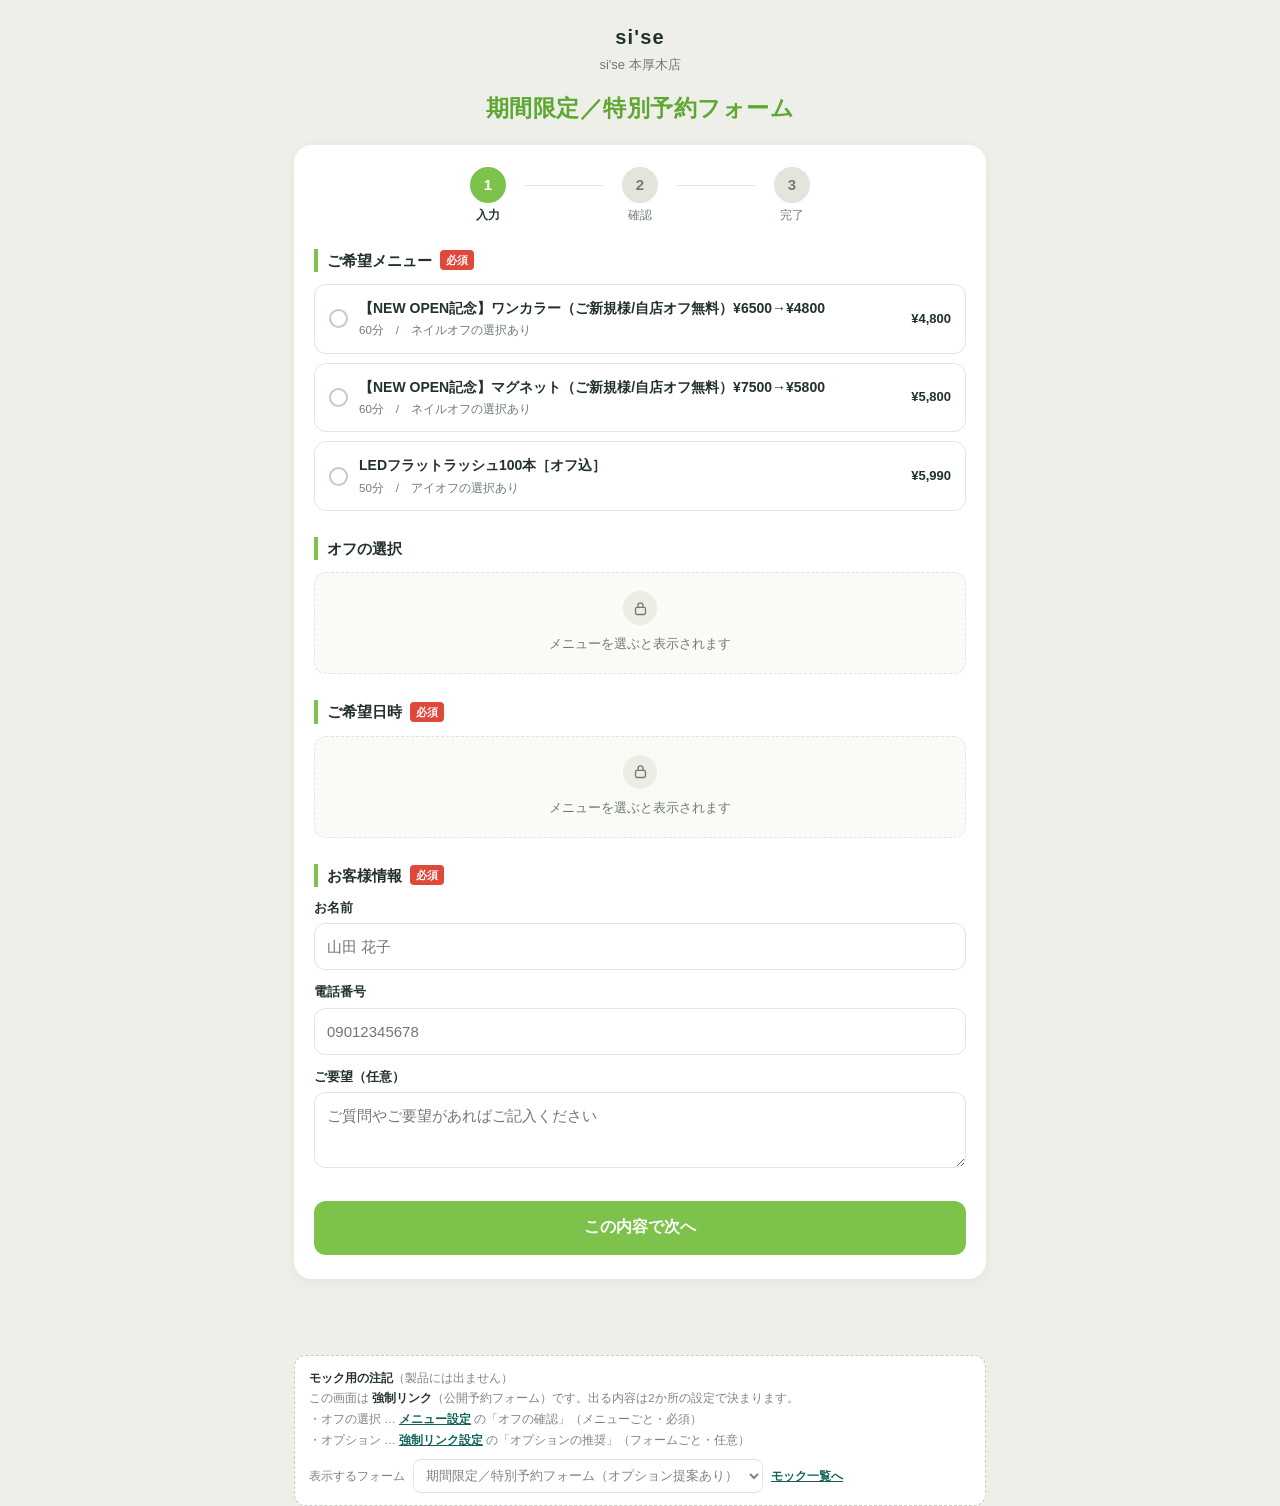
<file: screens/booking_form.html>
<!DOCTYPE html>
<html lang="ja">
<head>
<meta charset="UTF-8">
<meta name="viewport" content="width=device-width, initial-scale=1">
<title>si'se｜期間限定／特別予約フォーム</title>
<!--
================================================================================
[公開予約フォーム（強制リンク）]  オフの選択とオプションの提案
   → 移植先: /f/:slug（お客様向け・ログイン不要）
================================================================================
■ 画面の順番 ★ここが要点

      メニュー  →  オフ（必須）  →  オプション（任意）  →  日時  →  お客様情報

  オフもオプションも所要時間を足す。所要時間が決まらないと空き枠を計算できないので、
  必ず日時より前に置く。日時のあとに置くと、選び直すたびに枠を取り直すことになり、
  「さっき空いていた枠が無くなった」という一番嫌な体験が起きる。

  ホットペッパーも同じ順番（STEP1 クーポン・メニューを選ぶ → STEP2 日時を指定する）で、
  オフの選択は STEP1 の中にある。画像4がその画面。

■ オフを選ぶまで日時を開けない
  オフ未選択のあいだ、日時の欄はロックして理由を書く。
  ここを開けてしまうと、所要時間が確定していない状態で枠を押さえることになる。

■ 所要時間が変わったことを必ず知らせる
  オフやオプションを足すと、さっきまで ○ だった枠が × になる。
  黙って消すと壊れているように見えるので、
  「所要時間が◯分になったため△件が埋まりました」と明示する。

■ オフとオプションの出し分け
    オフ       … メニュー側の設定（off_set_id）。必須。選ばないと次へ進めない
    オプション … 強制リンク側の設定（recommend_options）。既定は任意
  どちらの設定もこの画面がそのまま反映する。設定画面は
    メニュー設定        menu_settings.html
    強制リンク設定      forcelink_settings.html

■ 現行運用との違い
  いまはオフの条件をメニュー名に書いている（「ご新規様/自店オフ無料」など）。
  お客様は自己申告で正しいメニューを選ぶ必要があり、間違えると当日揉める。
  選択式にすれば、他店オフの方には最初から正しい料金と時間が出る。

■ データ
    予約に off_choice_id と option_ids[] を持たせる。
    予約表の枠の長さ・会計の明細は、この2つを足した合計で作る。

■ 確認したいこと
  ・オフの選択肢に画像や説明文を出せるようにするか（他店オフの判断が難しい）
  ・オプションを何件まで出すか。多いと離脱する
  ・キャンセル料の規定にオフ・オプションぶんを含めるか
================================================================================
-->
<link rel="stylesheet" href="../assets/tokens.css">
<link rel="stylesheet" href="../assets/base.css">
<style>
:root{
  --lime:#7DC24B; --lime-d:#5FA733; --lime-soft:#F1F9EA;
  --sub:#4A3AA7; --sub-soft:#EEEBFA; --sub-line:#C9C1EE;
}
body{background:#EFEFEA; font-size:15px;}

.page{max-width:720px; margin:0 auto; padding:22px 14px 60px;}

/* ---------- ヘッダー ---------- */
.brand{text-align:center; margin-bottom:18px;}
.brand .b{font-size:20px; font-weight:700; letter-spacing:.06em;}
.brand .s{font-size:13px; color:var(--mut); margin-top:2px;}
.brand h1{
  font-size:23px; color:var(--lime-d); margin:16px 0 0; letter-spacing:.02em;
}

/* ---------- カード ---------- */
.sheet{background:#fff; border-radius:18px; padding:22px 20px 24px; box-shadow:0 2px 14px rgba(0,0,0,.05);}
@media (max-width:520px){ .sheet{padding:18px 14px 20px; border-radius:14px;} }

.steps{display:flex; align-items:center; justify-content:center; gap:4px; margin-bottom:24px;}
.steps .st{text-align:center; width:66px;}
.steps .st .c{
  width:36px; height:36px; border-radius:50%; background:#E4E4DC; color:var(--mut);
  display:flex; align-items:center; justify-content:center; font-size:15px; font-weight:700; margin:0 auto 4px;
}
.steps .st.on .c{background:var(--lime); color:#fff;}
.steps .st .l{font-size:11.5px; color:var(--mut);}
.steps .st.on .l{color:var(--ink); font-weight:600;}
.steps .bar{height:1.5px; background:#E4E4DC; flex:1; max-width:78px; margin-bottom:20px;}

.sec{margin-bottom:26px;}
.sec > .h{
  font-size:15px; font-weight:700; border-left:4px solid var(--lime); padding-left:9px;
  margin-bottom:12px; display:flex; align-items:center; gap:8px; flex-wrap:wrap;
}
.req{font-size:10.5px; font-weight:700; color:#fff; background:#E0483C; border-radius:4px; padding:2px 6px;}
.any{font-size:10.5px; font-weight:700; color:var(--mut); background:var(--muted-bg); border:1px solid var(--line); border-radius:4px; padding:1px 6px;}
.sec > .note{font-size:12px; color:var(--mut); line-height:1.7; margin:-4px 0 11px;}

/* ---------- 選択肢 ---------- */
.opt{
  display:flex; align-items:center; gap:11px; width:100%; text-align:left;
  border:1.5px solid var(--line); border-radius:12px; background:#fff;
  padding:13px 14px; margin-bottom:9px; cursor:pointer;
}
.opt:hover{border-color:#BFD9A8;}
.opt.on{border-color:var(--lime); background:var(--lime-soft);}
.opt .r{
  width:19px; height:19px; border-radius:50%; border:2px solid #C3CBC9; flex:0 0 auto; position:relative;
}
.opt .r.sq{border-radius:5px;}
.opt.on .r{border-color:var(--lime-d);}
.opt.on .r::after{
  content:''; position:absolute; inset:3px; border-radius:50%; background:var(--lime-d);
}
.opt.on .r.sq::after{border-radius:2px;}
.opt .tx{flex:1; min-width:0;}
/* span のままだと補足が見出しと地続きに読めるので、どちらもブロックにする */
.opt .nm{display:block; font-size:14px; font-weight:600; line-height:1.45;}
.opt .de{display:block; font-size:11.5px; color:var(--mut); line-height:1.6; margin-top:3px;}
.opt .pz{
  font-size:13px; font-weight:700; font-variant-numeric:tabular-nums; white-space:nowrap; text-align:right;
}
.opt .pz .m{display:block; font-size:11px; color:var(--mut); font-weight:500;}
.opt .pz.free{color:var(--lime-d);}
.opt.disabled{opacity:.5; cursor:not-allowed;}

.locked{
  border:1.5px dashed var(--line); border-radius:12px; padding:18px 16px; text-align:center;
  background:#FAFAF6; color:var(--mut); font-size:13px; line-height:1.7;
}
.locked b{color:var(--ink);}
.locked .ic{
  width:34px; height:34px; border-radius:50%; background:#EDEDE6; margin:0 auto 8px;
  display:flex; align-items:center; justify-content:center;
}
.locked .ic svg{width:17px; height:17px; stroke:var(--mut); fill:none; stroke-width:1.9; stroke-linecap:round;}

/* ---------- 合計 ---------- */
.total{
  background:var(--lime-soft); border:1.5px solid #CBE7B5; border-radius:12px;
  padding:13px 15px; margin-bottom:18px;
}
.total .ln{display:flex; justify-content:space-between; font-size:12.5px; color:#3F6B28; padding:3px 0;}
.total .ln.sum{
  border-top:1px solid #CBE7B5; margin-top:7px; padding-top:9px; font-size:15px; font-weight:700; color:var(--ink);
}
.total .ln .v{font-variant-numeric:tabular-nums;}
.total .dl{font-size:11.5px; color:var(--mut);}

/* 所要時間が変わったときの知らせ */
.changed{
  display:flex; gap:9px; align-items:flex-start; background:#FFFDF7; border:1px solid var(--gold);
  border-radius:11px; padding:10px 12px; margin-bottom:14px; font-size:12px; line-height:1.7;
}
.changed .i{
  width:19px; height:19px; border-radius:50%; background:var(--gold); color:#fff; flex:0 0 auto;
  display:flex; align-items:center; justify-content:center; font-size:12px; font-weight:700;
}
.changed b{color:#8A6D2F;}

/* ---------- カレンダー ---------- */
.calnav{display:flex; align-items:center; gap:10px; margin-bottom:10px;}
.calnav button{
  width:40px; height:40px; border:1px solid var(--line); border-radius:11px; background:#fff;
  font-size:16px; color:var(--mut);
}
.calnav .t{flex:1; text-align:center; font-size:16px; font-weight:700; font-variant-numeric:tabular-nums;}
.calwrap{border:1px solid var(--line); border-radius:12px; overflow:auto; max-height:360px;}
table.cal{width:100%; border-collapse:collapse; font-size:13px; min-width:430px;}
table.cal th{
  position:sticky; top:0; background:#fff; z-index:2; padding:9px 4px; font-size:12px;
  border-bottom:1px solid var(--line); font-weight:700;
}
table.cal th.sat{color:#2F6DA8;} table.cal th.sun{color:#C4342B;}
table.cal th small{display:block; font-size:10.5px; font-weight:500; color:var(--mut);}
table.cal td{
  padding:0; border-bottom:1px solid #F1F1EA; text-align:center; height:38px;
}
table.cal td.tm{
  font-size:12.5px; font-weight:700; color:var(--mut); width:70px;
  position:sticky; left:0; background:#fff; border-right:1px solid var(--line); font-variant-numeric:tabular-nums;
}
table.cal tr:last-child td{border-bottom:none;}
.sl{width:100%; height:38px; font-size:15px; color:var(--mut);}
.sl.ok{color:var(--lime-d); font-weight:700;}
.sl.ok:hover{background:var(--lime-soft);}
.sl.ok.on{background:var(--lime); color:#fff;}
.sl.ng{color:#C9C9BE;}
.sl.lost{color:#D9B267;}          /* 所要時間が延びて入らなくなった枠 */
table.cal td.cl{background:#FAFAF6;}

.callegend{font-size:11.5px; color:var(--mut); margin-top:9px; line-height:1.8;}
.callegend b{color:var(--ink);}
.callegend .k{display:inline-block; margin-right:12px; white-space:nowrap;}

/* ---------- 入力 ---------- */
.fld{margin-bottom:13px;}
.fld label{display:block; font-size:12.5px; font-weight:600; margin-bottom:5px;}
.fld input, .fld textarea{
  width:100%; border:1.5px solid var(--line); border-radius:11px; background:#fff;
  padding:11px 12px; font-size:15px;
}
.fld textarea{min-height:76px; resize:vertical; font-family:inherit;}

.gobar{margin-top:8px;}
.gobtn{
  width:100%; height:54px; border-radius:12px; background:var(--lime); color:#fff;
  font-size:16px; font-weight:700; border:none;
}
.gobtn:disabled{background:#D5D5CD; color:#fff; cursor:not-allowed;}
.goerr{font-size:12.5px; color:#C4342B; text-align:center; margin-top:9px; line-height:1.6;}

/* ---------- モックの注記 ---------- */
.mocknote{
  max-width:720px; margin:16px auto 0; padding:0 14px; font-size:11.5px; color:#7B8481; line-height:1.8;
}
.mocknote .bx{
  background:#fff; border:1px dashed #C9C9BE; border-radius:12px; padding:12px 14px;
}
.mocknote b{color:var(--ink);}
.mocknote a{color:var(--teal-3); font-weight:700;}
.mocknote .sel{display:flex; gap:8px; align-items:center; flex-wrap:wrap; margin-top:9px;}
.mocknote select{
  height:34px; border:1px solid var(--line); border-radius:8px; background:#fff; padding:0 8px; font-size:12.5px;
}

/* ---------- 確認・完了 ---------- */
.conf .ln{display:flex; gap:12px; padding:11px 0; border-bottom:1px solid var(--line); font-size:13.5px;}
.conf .ln:last-child{border-bottom:none;}
.conf .ln .k{width:110px; flex:0 0 110px; color:var(--mut); font-size:12px;}
.conf .ln .v{flex:1;}
.conf .ln .v .sm{font-size:11.5px; color:var(--mut); display:block; margin-top:2px;}
.done{text-align:center; padding:26px 10px;}
.done .ic{
  width:64px; height:64px; border-radius:50%; background:var(--lime-soft); margin:0 auto 14px;
  display:flex; align-items:center; justify-content:center;
}
.done .ic svg{width:30px; height:30px; stroke:var(--lime-d); fill:none; stroke-width:2.4; stroke-linecap:round; stroke-linejoin:round;}
.done h2{font-size:19px; margin:0 0 8px;}
.done p{font-size:13.5px; color:var(--mut); line-height:1.8; margin:0;}
</style>
</head>
<body>
<div class="page" id="page"></div>

<div class="mocknote">
  <div class="bx">
    <b>モック用の注記</b>（製品には出ません）<br>
    この画面は <b>強制リンク</b>（公開予約フォーム）です。出る内容は2か所の設定で決まります。<br>
    ・オフの選択 … <a href="menu_settings.html">メニュー設定</a> の「オフの確認」（メニューごと・必須）<br>
    ・オプション … <a href="forcelink_settings.html">強制リンク設定</a> の「オプションの推奨」（フォームごと・任意）
    <div class="sel">
      <span>表示するフォーム</span>
      <select id="flSel"></select>
      <a href="../index.html">モック一覧へ</a>
    </div>
  </div>
</div>

<div class="toast" id="toast" role="status"></div>

<script src="../assets/menudata.js"></script>
<script src="./booking_form.js"></script>
</body>
</html>
</file>
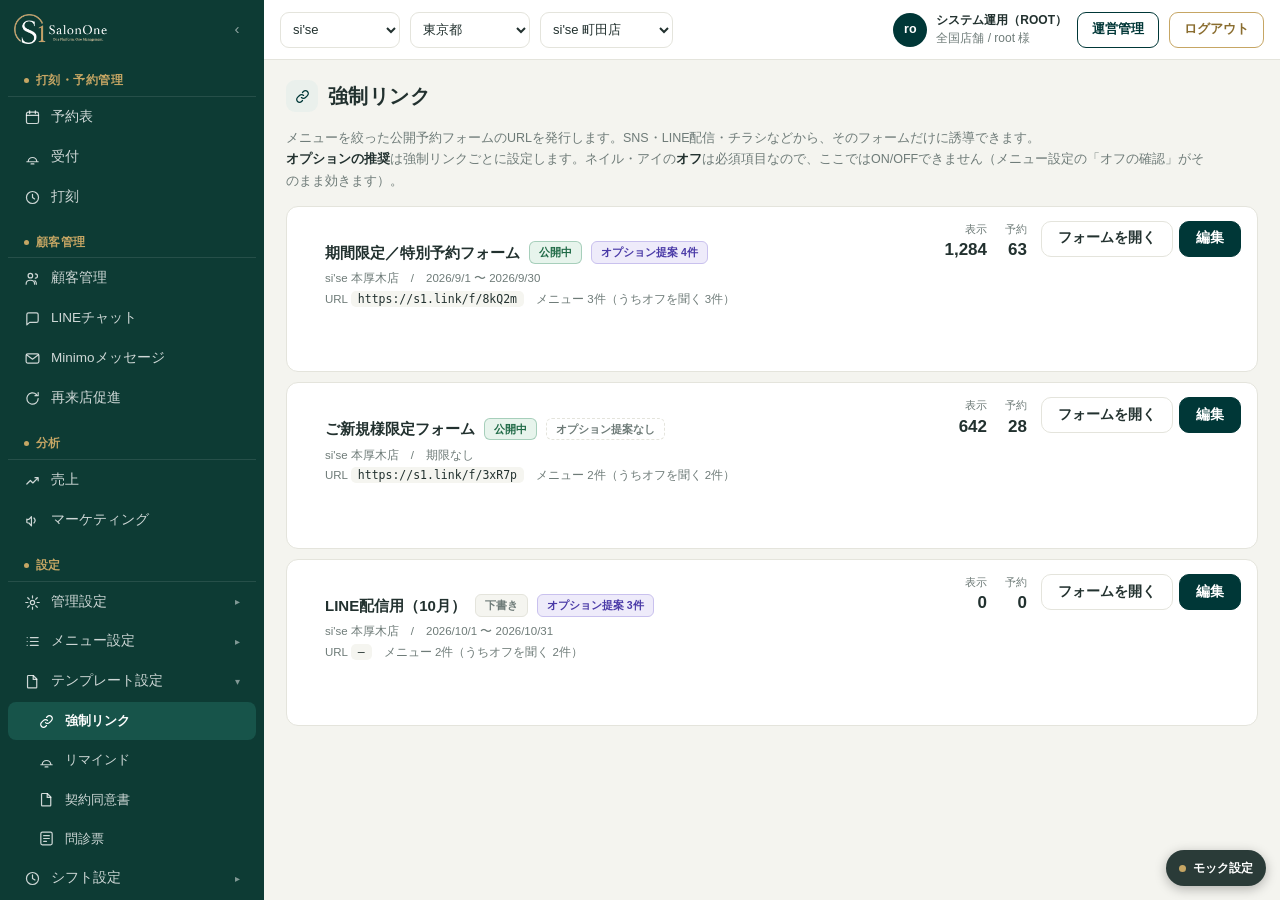
<file: screens/forcelink_settings.html>
<!DOCTYPE html>
<html lang="ja">
<head>
<meta charset="UTF-8">
<meta name="viewport" content="width=device-width, initial-scale=1">
<title>SalonOne｜強制リンク設定（オプションの推奨）</title>
<!--
================================================================================
[強制リンク設定]  公開予約フォームごとに、オプションを提案するかを決める
   → 移植先: /settings/templates/force-links
================================================================================
■ 足したもの
  強制リンクごとに「予約時にオプションを提案するか」のチェックを持たせた。
  提案する場合は、対象のオプションもここで選ぶ。

■ なぜメニュー側と強制リンク側で分けたか

    メニュー側（メニュー設定）      … このメニューに<何が付けられるか>
    強制リンク側（この画面）        … 今回のフォームで<それを勧めるか>

  同じメニューでも、フォームによって出し方を変えたいことがある。

    ・新規集客のフォーム … 単価を上げたいのでオプションを積極的に出す
    ・LINE配信の再来フォーム … 予約完了まで短くしたいので出さない
    ・期間限定の特価フォーム … 特価が主役なので出さない

  メニュー側だけで決めると、この出し分けができない。
  強制リンク側だけで決めると、メニューごとに付けられないオプションまで出てしまう。
  両方持って AND を取るのが正しい。

■ オフとオプションの扱いの違い ★混ぜないこと

              決める場所         予約時        選ばないと
    オフ      メニュー設定       必須          次に進めない
    オプション 強制リンク設定     任意（提案）   そのまま進める

  オフは選ばないと所要時間も料金も確定しない。だから必須で、
  この画面にON/OFFは無い（メニュー側の設定がそのまま効く）。
  対象メニューの一覧に、そのメニューがオフを聞く設定かどうかを出している。
  ネイル・アイのメニューなのにオフ未設定だと、ここで気づける。

■ どちらも「日時の前」に聞く
  オフもオプションも所要時間を足すので、日時より先に確定させる。
  フォームの順番は  メニュー → オフ → オプション → 日時 → お客様情報。

■ データモデル案
    force_links   ... , recommend_options BOOL,
                        recommend_option_ids[]  空なら対象メニューの全候補,
                        recommend_required BOOL 既定 false

■ API案
    GET/PATCH  /api/force-links/:id
    GET        /api/force-links/:id/preview

■ 確認したいこと
  ・「提案を必須にする」を使う店舗があるか（既定はOFFにしてある）
  ・オプションの並び順を店舗が決めたいか（今は単価の高い順に出している）
================================================================================
-->
<link rel="stylesheet" href="../assets/tokens.css">
<link rel="stylesheet" href="../assets/base.css">
<link rel="stylesheet" href="../assets/shell.css">
<style>
:root{ --sub:#4A3AA7; --sub-soft:#EEEBFA; --sub-line:#C9C1EE; }

.lead{font-size:12.5px; color:var(--mut); line-height:1.7; margin:0 0 14px; max-width:920px;}
.lead b{color:var(--ink);}

/* ---------- 一覧 ---------- */
.flcards{display:flex; flex-direction:column; gap:10px;}
.flcard{
  background:var(--paper); border:1px solid var(--line); border-radius:var(--r);
  padding:14px 16px; display:flex; gap:14px; align-items:flex-start; flex-wrap:wrap;
}
.flcard .main{flex:1 1 320px; min-width:0;}
.flcard .nm{font-size:15px; font-weight:700; display:flex; align-items:center; gap:9px; flex-wrap:wrap;}
.flcard .meta{font-size:11.5px; color:var(--mut); line-height:1.8; margin-top:4px;}
.flcard .meta .mono{
  font-family:ui-monospace,SFMono-Regular,Menlo,monospace; color:var(--ink);
  background:var(--muted-bg); border-radius:5px; padding:1px 7px;
}
.st{font-size:10.5px; font-weight:700; border-radius:6px; padding:2px 9px; white-space:nowrap;}
.st.on{background:var(--ok-soft); color:#1F6A46; border:1px solid rgba(46,139,95,.35);}
.st.draft{background:var(--muted-bg); color:var(--mut); border:1px solid var(--line);}
.recbadge{
  font-size:10.5px; font-weight:700; border-radius:6px; padding:2px 9px; white-space:nowrap;
  background:var(--sub-soft); color:var(--sub); border:1px solid var(--sub-line);
}
.recbadge.off{background:#fff; color:var(--mut); border:1px dashed var(--line);}
.flcard .kpi{display:flex; gap:18px; flex:0 0 auto;}
.flcard .kpi div{text-align:right;}
.flcard .kpi .k{font-size:10.5px; color:var(--mut);}
.flcard .kpi .v{font-size:17px; font-weight:700; font-variant-numeric:tabular-nums;}
.flcard .acts{display:flex; gap:6px; flex:0 0 auto; align-items:center; flex-wrap:wrap;}

/* ---------- 詳細 ---------- */
.back{
  display:inline-flex; align-items:center; gap:6px; font-size:12.5px; font-weight:600;
  color:var(--teal-3); margin-bottom:12px;
}
.back svg{width:14px; height:14px; stroke:currentColor; fill:none; stroke-width:2; stroke-linecap:round;}
.cols{display:grid; grid-template-columns:minmax(0,1fr) 340px; gap:14px; align-items:start;}
@media (max-width:1100px){ .cols{grid-template-columns:1fr;} }

.fl2{display:block; font-size:12px; font-weight:600; margin:0 0 5px;}
.inp, select.inp{
  width:100%; height:42px; border:1px solid var(--line); border-radius:10px; background:#fff; padding:0 11px;
}
.two{display:grid; grid-template-columns:1fr 1fr; gap:10px;}
.fldbox{margin-bottom:13px;}

.ck{display:flex; align-items:flex-start; gap:9px; font-size:13px; cursor:pointer; padding:4px 0;}
.ck input{width:17px; height:17px; accent-color:var(--teal); flex:0 0 auto; margin-top:2px;}
.ck .t{line-height:1.55;}
.ck .h{display:block; font-size:11.5px; color:var(--mut); line-height:1.65; margin-top:3px;}
.ck .h b{color:var(--ink);}

.grp{border:1px solid var(--line); border-radius:12px; padding:12px 13px; background:#FCFCFA;}
.grp.acc{border-color:var(--sub-line); background:#FBFAFE;}
.sub-body{margin-top:11px; padding-top:11px; border-top:1px dashed var(--sub-line); display:none;}
.sub-body.show{display:block;}

/* 対象メニュー */
.mrow{
  display:flex; align-items:center; gap:10px; padding:9px 10px; border:1px solid var(--line);
  border-radius:10px; background:#fff; margin-bottom:6px; cursor:pointer;
}
.mrow input{width:16px; height:16px; accent-color:var(--teal); flex:0 0 auto;}
.mrow .nm{flex:1; min-width:0; font-size:12.5px; font-weight:600; line-height:1.4;}
.mrow .pz{font-size:11.5px; color:var(--mut); font-variant-numeric:tabular-nums; white-space:nowrap;}
.bdg{
  font-size:10px; font-weight:700; border-radius:5px; padding:2px 7px; white-space:nowrap;
  border:1px solid var(--line); background:var(--muted-bg); color:var(--mut);
}
.bdg.off{background:var(--sub-soft); color:var(--sub); border-color:var(--sub-line);}
.bdg.noff{background:#fff; color:var(--mut); border-style:dashed;}
.bdg.warn{background:var(--danger-soft); color:var(--danger); border-color:rgba(196,52,43,.4);}
.bdg.opt{background:var(--ok-soft); color:#1F6A46; border-color:rgba(46,139,95,.3);}

.optrow{
  display:flex; align-items:center; gap:9px; padding:8px 10px; border:1px solid var(--line);
  border-radius:10px; background:#fff; margin-bottom:6px; cursor:pointer; font-size:12.5px;
}
.optrow input{width:16px; height:16px; accent-color:var(--sub); flex:0 0 auto;}
.optrow .nm{flex:1; min-width:0;}
.optrow .pz{font-size:11.5px; color:var(--mut); font-variant-numeric:tabular-nums; white-space:nowrap;}
.optrow.dim{opacity:.45; cursor:default;}

.hint{font-size:11.5px; color:var(--mut); line-height:1.7; margin-top:9px;}
.hint b{color:var(--ink);}

/* オフの説明表 */
table.cmp{width:100%; border-collapse:collapse; font-size:12px; margin-top:9px; background:#fff;}
table.cmp th{
  text-align:left; font-size:10.5px; color:var(--mut); font-weight:600;
  padding:7px 9px; border-bottom:1px solid var(--line); background:#FAFAF6;
}
table.cmp td{padding:8px 9px; border-bottom:1px solid var(--line); line-height:1.5;}
table.cmp tr:last-child td{border-bottom:none;}
table.cmp td b{color:var(--ink);}

/* プレビュー */
.pvcard{position:sticky; top:74px;}
.phone{
  border:8px solid #2A3B38; border-radius:26px; overflow:hidden; background:#fff;
  box-shadow:0 8px 24px rgba(0,0,0,.14);
}
.phone .ph-h{
  background:#F7FAF5; padding:12px 13px; border-bottom:1px solid var(--line); text-align:center;
}
.phone .ph-h .b{font-size:13px; font-weight:700;}
.phone .ph-h .s{font-size:10.5px; color:var(--mut);}
.phone .ph-b{padding:12px 13px; max-height:430px; overflow-y:auto;}
.stepbar{display:flex; align-items:center; gap:5px; justify-content:center; margin-bottom:12px;}
.stepbar .d{
  width:19px; height:19px; border-radius:50%; background:#E4E4DC; color:var(--mut);
  font-size:10px; font-weight:700; display:flex; align-items:center; justify-content:center;
}
.stepbar .d.on{background:#7DC24B; color:#fff;}
.stepbar .l{width:16px; height:1.5px; background:#E4E4DC;}
.pvsec{margin-bottom:12px;}
.pvsec .t{
  font-size:12px; font-weight:700; border-left:3px solid #7DC24B; padding-left:8px; margin-bottom:8px;
  display:flex; align-items:center; gap:6px;
}
.pvsec .t .req{font-size:9.5px; font-weight:700; color:#fff; background:var(--danger); border-radius:4px; padding:1px 5px;}
.pvsec .t .opt{font-size:9.5px; font-weight:700; color:var(--mut); background:var(--muted-bg); border:1px solid var(--line); border-radius:4px; padding:1px 5px;}
.pvopt{
  display:flex; align-items:center; gap:8px; font-size:11.5px; padding:8px 9px;
  border:1px solid var(--line); border-radius:9px; margin-bottom:5px;
}
.pvopt .r{width:14px; height:14px; border-radius:50%; border:1.5px solid #C3CBC9; flex:0 0 auto;}
.pvopt .r.sq{border-radius:4px;}
.pvopt .nm{flex:1; min-width:0;}
.pvopt .pz{font-size:10.5px; color:var(--mut); font-variant-numeric:tabular-nums; white-space:nowrap;}
.pvnone{font-size:11.5px; color:var(--mut); padding:10px; border:1px dashed var(--line); border-radius:9px; text-align:center;}
.pvfoot{font-size:10.5px; color:var(--mut); margin-top:10px; line-height:1.6; text-align:center;}

.savebar{
  display:flex; gap:9px; align-items:center; margin-top:14px; padding-top:14px;
  border-top:1px solid var(--line); flex-wrap:wrap;
}
.savebar .sp{flex:1;}
</style>
</head>
<body>
<div id="shell"></div>
<div class="toast" id="toast" role="status"></div>

<script src="../assets/menudata.js"></script>
<script src="../assets/shell.js"></script>
<script src="../assets/mockbar.js"></script>
<script src="./forcelink_settings.js"></script>
</body>
</html>
</file>
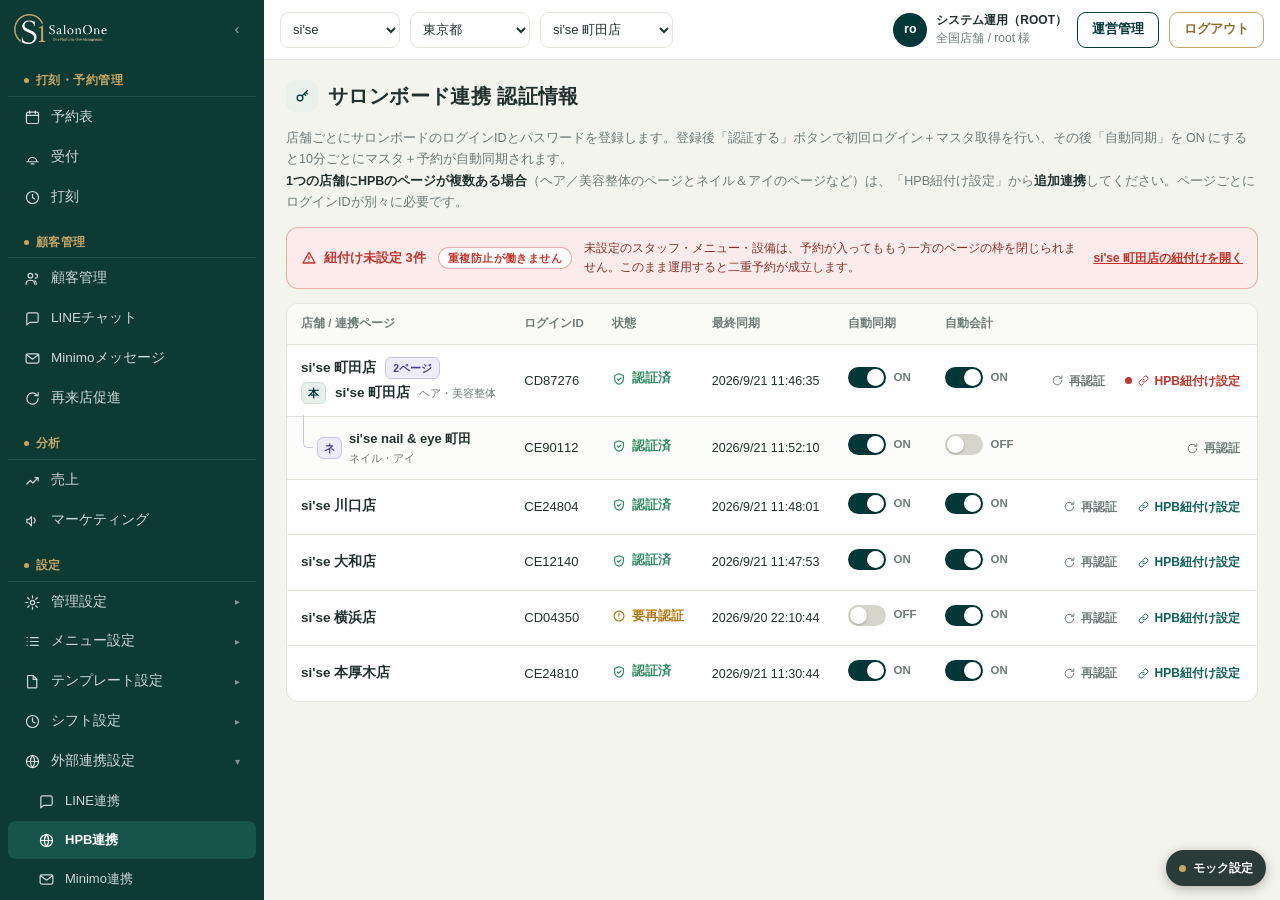
<file: screens/hpb_link.html>
<!DOCTYPE html>
<html lang="ja">
<head>
<meta charset="UTF-8">
<meta name="viewport" content="width=device-width, initial-scale=1">
<title>SalonOne｜HPB連携（サロンボード連携 認証情報）</title>
<!--
================================================================================
[HPB連携]  1店舗に HPB ページが複数ある場合の連携と紐付け
   → 移植先: /settings/external/hpb
================================================================================
■ 何を足したか

  1. 1店舗 : N連携ページ
     現行は「店舗1行 ＝ サロンボードのログイン1つ」。
     実際には1つの店舗がHPBのページを2枚持つ運用がある（ヘア／美容整体のページ＋
     ネイル＆アイのページなど）。ページごとにログインID・パスワードが別なので、
     行の下に連携ページをぶら下げる形に変えた。
     一覧では店舗名の横に「2ページ」バッジ、下段にサブページの行を出す。

  2. 「HPB紐付け設定」モーダルに ＜連携ページ＞ と ＜追加連携＞ を載せた
     追加連携はログインID・パスワードを入れて認証すると、その場で列が1本増える。
     増えた列は全セル未設定なので、そのまま紐付けに進める導線になっている。

  3. スタッフ／メニュー／設備の紐付けをマトリクスにした
     行 = SalonOne側、列 = 連携ページ。
     「スタッフAは両方、スタッフBはサブだけ」という重複／独立の関係が
     1画面で読める。ページごとのタブだと、この関係は絶対に見えない。

■ セルの3状態 ★ここが設計の肝

     紐付け済み    HPB側のIDと結んである
     出さない      このページには載せない（意図的。対応不要）
     未設定        まだ決めていない（要対応）

  「出さない」と「未設定」を分けているのは、重複防止の成否がここで決まるため。
  未設定だと、予約が入っても相手ページの閉じるべき枠のIDが分からず
  ブロックできない ＝ 二重予約が成立する。
  2状態にすると、この2つが同じ見た目になり事故の原因が追えなくなる。

■ ページ間ブロック（重複防止）は常時有効・ON/OFFなし
  片方のページに予約が入ったら、もう一方の同じスタッフ・同じ時間帯を自動で閉じる。
  設定で切れるようにはしていない（切った状態を選べる理由がないため）。
  画面では「常時有効」のステータスとして出し、トグルにはしない。
  成立条件は紐付けが済んでいることなので、未設定件数を最上段の警告に出している。

■ 一括操作
  ページを1枚足すたびにスタッフ全員を手で選ぶのは現実的でないので、
  列ヘッダーの ▾ に「候補名で自動紐付け」「すべて“出さない”」を入れた。
  自動紐付けは名前の一致で埋めるだけで、当たらなかった行は未設定のまま残す。
  （HPB側の表記が "MIURA" のように違うことがあるため、完全自動にはできない）

■ データモデル案
    hpb_pages           id, shop_id, role(main|sub), name, genre,
                        login_id, password_enc, salon_id,
                        status, last_synced_at, auto_sync, auto_account
    hpb_linkages        id, page_id, kind(staff|menu|equipment),
                        salonone_id, hpb_code NULL, excluded BOOL
                          hpb_code NULL かつ excluded=false  → 未設定
                          excluded=true                      → 出さない
    hpb_slot_blocks     id, page_id, lane_id, starts_at, ends_at,
                        caused_by_reservation_id, state(done|pending|unmapped|skip)

■ API案
    GET    /api/shops/:id/hpb-pages
    POST   /api/shops/:id/hpb-pages            追加連携（認証＋マスタ取得）
    POST   /api/hpb-pages/:id/reauth
    DELETE /api/hpb-pages/:id                  連携解除
    GET    /api/shops/:id/hpb-linkages?kind=staff
    PUT    /api/shops/:id/hpb-linkages         マトリクスをまとめて保存

■ 確認したいこと
  ・1店舗あたりの連携ページ数の上限（モックはN枚を許す作りにしている）
  ・連携解除したとき、そのページ由来の過去予約をどう扱うか（残す／印を付ける）
  ・サロンボードのパスワード変更を検知したときの通知先
================================================================================
-->
<link rel="stylesheet" href="../assets/tokens.css">
<link rel="stylesheet" href="../assets/base.css">
<link rel="stylesheet" href="../assets/shell.css">
<style>
:root{
  /* サブページの識別色。予約表と同じ値を使う（別画面で色が変わると学習が無駄になる） */
  --sub:#4A3AA7; --sub-soft:#EEEBFA; --sub-line:#C9C1EE;
}

/* ---------- 説明リード ---------- */
.lead{
  font-size:12.5px; color:var(--mut); line-height:1.7; margin:0 0 14px;
  max-width:980px;
}
.lead b{color:var(--ink);}

/* ---------- 重複防止のステータス帯 ---------- */
.guard{
  display:flex; align-items:center; gap:12px; flex-wrap:wrap;
  background:var(--ok-soft); border:1px solid rgba(46,139,95,.3);
  border-radius:var(--r); padding:11px 14px; margin-bottom:14px;
}
.guard .ttl{font-size:13px; font-weight:700; color:#1F6A46; display:flex; align-items:center; gap:7px;}
.guard .ttl svg{width:16px; height:16px; stroke:#1F6A46; fill:none; stroke-width:1.9; stroke-linecap:round; stroke-linejoin:round;}
.guard .always{
  font-size:10.5px; font-weight:700; letter-spacing:.04em; color:#1F6A46;
  border:1px solid rgba(46,139,95,.45); border-radius:999px; padding:2px 9px; background:#fff;
}
.guard .desc{font-size:12px; color:#2C5E48; line-height:1.6; flex:1; min-width:260px;}
.guard.bad{background:var(--danger-soft); border-color:rgba(196,52,43,.32);}
.guard.bad .ttl, .guard.bad .always{color:var(--danger); border-color:rgba(196,52,43,.4);}
.guard.bad .ttl svg{stroke:var(--danger);}
.guard.bad .desc{color:#8C2F28;}
.guard .go{
  font-size:12px; font-weight:700; color:var(--danger); text-decoration:underline;
  white-space:nowrap;
}

/* ---------- 一覧テーブル ---------- */
.tblwrap{
  background:var(--paper); border:1px solid var(--line); border-radius:var(--r); overflow:hidden;
}
table.list{width:100%; border-collapse:collapse; font-size:13px;}
table.list th{
  text-align:left; font-size:11.5px; font-weight:600; color:var(--mut);
  padding:11px 14px; background:#FAFAF6; border-bottom:1px solid var(--line); white-space:nowrap;
}
table.list td{padding:12px 14px; border-bottom:1px solid var(--line); vertical-align:middle;}
table.list tr:last-child td{border-bottom:none;}
table.list tr.sub td{background:#FCFCFA;}
table.list tr.sub td:first-child{padding-left:14px;}

.shopcell{display:flex; align-items:center; gap:9px; min-width:0;}
.shopcell .nm{font-weight:700; font-size:13.5px; white-space:nowrap;}
.genre{font-size:11px; color:var(--mut); white-space:nowrap;}
.pgcount{
  font-size:10.5px; font-weight:700; color:var(--sub); background:var(--sub-soft);
  border:1px solid var(--sub-line); border-radius:6px; padding:2px 7px; white-space:nowrap;
}
/* サブページ行のぶら下がり表現。色だけに頼らず字面でも分かるようにする */
.branch{
  display:inline-flex; align-items:center; gap:7px; padding-left:16px; position:relative;
}
.branch::before{
  content:''; position:absolute; left:2px; top:-14px; bottom:50%;
  width:9px; border-left:1.5px solid var(--sub-line); border-bottom:1.5px solid var(--sub-line);
  border-bottom-left-radius:5px;
}
.pgbadge{
  display:inline-flex; align-items:center; justify-content:center; min-width:22px; height:22px;
  border-radius:6px; font-size:11px; font-weight:700; padding:0 6px; flex:0 0 auto;
}
.pgbadge.main{background:#E8F0EC; color:var(--teal); border:1px solid #CBDDD4;}
.pgbadge.sub{background:var(--sub-soft); color:var(--sub); border:1px solid var(--sub-line);}

.stat{display:inline-flex; align-items:center; gap:6px; font-size:12.5px; font-weight:600; white-space:nowrap;}
.stat svg{width:14px; height:14px; fill:none; stroke-width:2; stroke-linecap:round; stroke-linejoin:round;}
.stat.ok{color:var(--ok);}      .stat.ok svg{stroke:var(--ok);}
.stat.exp{color:var(--warn);}   .stat.exp svg{stroke:var(--warn);}
.stat.none{color:var(--mut);}   .stat.none svg{stroke:var(--mut);}
.sync{font-size:12.5px; color:var(--ink); white-space:nowrap;}

/* トグル（現行画面と同じ見た目） */
.sw{display:inline-flex; align-items:center; gap:8px; cursor:pointer;}
.sw input{position:absolute; opacity:0; width:0; height:0;}
.sw i{
  width:38px; height:21px; border-radius:999px; background:#D5D5CD; position:relative;
  flex:0 0 auto; transition:background .15s;
}
.sw i::after{
  content:''; position:absolute; top:2px; left:2px; width:17px; height:17px; border-radius:50%;
  background:#fff; box-shadow:0 1px 3px rgba(0,0,0,.25); transition:left .15s;
}
.sw input:checked + i{background:var(--teal);}
.sw input:checked + i::after{left:19px;}
.sw input:focus-visible + i{outline:2px solid var(--teal-3); outline-offset:2px;}
.sw span{font-size:11.5px; color:var(--mut); font-weight:600;}

table.list td:last-child{width:1%; white-space:nowrap;}
.acts{display:flex; gap:2px; justify-content:flex-end; flex-wrap:nowrap;}
.lnk{
  display:inline-flex; align-items:center; gap:5px; font-size:12px; font-weight:600;
  color:var(--mut); border:1px solid transparent; border-radius:8px; padding:5px 8px; white-space:nowrap;
}
.lnk:hover{color:var(--teal-3); background:#F2F6F4;}
.lnk svg{width:13px; height:13px; stroke:currentColor; fill:none; stroke-width:1.8; stroke-linecap:round; stroke-linejoin:round;}
.lnk.key{color:var(--teal-3);}
.lnk.key.hasWarn{color:var(--danger);}
.lnk.key.hasWarn:hover{background:var(--danger-soft);}
.warndot{
  width:7px; height:7px; border-radius:50%; background:var(--danger); flex:0 0 auto;
}

/* ---------- 紐付けモーダル ---------- */
.mask2{
  position:fixed; inset:0; background:rgba(20,30,28,.45); z-index:100;
  display:none; align-items:center; justify-content:center; padding:20px;
}
.mask2.show{display:flex;}
.big{
  background:#fff; width:100%; max-width:1000px; max-height:92vh;
  border-radius:var(--r-lg); display:flex; flex-direction:column; overflow:hidden;
}
.big .bh{padding:18px 20px 0; flex:0 0 auto;}
.big .bh .row1{display:flex; align-items:flex-start; gap:10px;}
.big .bh h3{
  margin:0; font-size:17px; display:flex; align-items:center; gap:9px;
}
.big .bh h3 svg{width:19px; height:19px; stroke:var(--teal); fill:none; stroke-width:1.8; stroke-linecap:round; stroke-linejoin:round;}
.big .bh .x{margin-left:auto; color:var(--mut); font-size:19px; width:30px; height:30px; border-radius:8px;}
.big .bh .x:hover{background:var(--muted-bg); color:var(--ink);}
.big .bh .sub{font-size:12.5px; color:var(--mut); margin:4px 0 0;}
.big .bb{padding:0 20px; overflow-y:auto; flex:1 1 auto;}
.big .bf{
  padding:13px 20px calc(13px + env(safe-area-inset-bottom));
  border-top:1px solid var(--line); background:#FAFAF6; flex:0 0 auto;
  display:flex; align-items:center; gap:9px; flex-wrap:wrap;
}
.big .bf .spacer{flex:1;}
.big .bf .hint{font-size:11.5px; color:var(--mut);}

/* ---- 連携ページ欄 ---- */
.pgsec{margin:16px 0 0;}
.pgsec .hd{display:flex; align-items:center; gap:9px; margin-bottom:9px; flex-wrap:wrap;}
.pgsec .hd h4{margin:0; font-size:13px; letter-spacing:.02em;}
.pgsec .hd .n{font-size:11.5px; color:var(--mut);}
.pgsec .hd .add{margin-left:auto;}
.btn.sm{height:34px; padding:0 12px; font-size:12.5px; border-radius:9px;}
.btn.sm svg{width:14px; height:14px; stroke:currentColor; fill:none; stroke-width:2; stroke-linecap:round;}

.pgcards{display:flex; gap:10px; flex-wrap:wrap;}
.pgcard{
  flex:1 1 280px; min-width:260px; border:1px solid var(--line); border-radius:var(--r);
  padding:12px 13px; background:#FCFCFA; position:relative;
}
.pgcard.isSub{border-color:var(--sub-line); background:#FBFAFE;}
.pgcard .t{display:flex; align-items:center; gap:8px; margin-bottom:6px;}
.pgcard .t .nm{font-weight:700; font-size:13.5px; line-height:1.35;}
.pgcard .meta{font-size:11.5px; color:var(--mut); line-height:1.65;}
.pgcard .meta .mono{font-family:ui-monospace,SFMono-Regular,Menlo,monospace; color:var(--ink);}
.pgcard .foot{display:flex; gap:4px; margin-top:8px; flex-wrap:wrap;}
.pgcard .foot .lnk{padding:4px 8px; font-size:11.5px;}
.pgcard .foot .lnk.del{color:var(--danger);}
.pgcard .foot .lnk.del:hover{background:var(--danger-soft);}

/* ---- 追加連携フォーム ---- */
.addbox{
  border:1px dashed var(--gold); background:#FFFDF7; border-radius:var(--r);
  padding:14px; margin-top:10px; display:none;
}
.addbox.show{display:block;}
.addbox h5{margin:0 0 3px; font-size:13px;}
.addbox .cap{font-size:11.5px; color:var(--mut); margin:0 0 12px; line-height:1.6;}
.addgrid{display:grid; grid-template-columns:1fr 1fr; gap:10px;}
@media (max-width:700px){ .addgrid{grid-template-columns:1fr;} }
.fld label{display:block; font-size:11.5px; color:var(--mut); margin-bottom:4px;}
.fld input, .fld select{
  width:100%; height:40px; border:1px solid var(--line); border-radius:10px;
  background:#fff; padding:0 10px;
}
.fld .pw{position:relative;}
.fld .pw input{padding-right:40px;}
.fld .pw .eye{
  position:absolute; right:6px; top:6px; width:28px; height:28px; border-radius:7px;
  display:flex; align-items:center; justify-content:center; color:var(--mut);
}
.fld .pw .eye:hover{background:var(--muted-bg);}
.fld .pw .eye svg{width:16px; height:16px; stroke:currentColor; fill:none; stroke-width:1.8;}
.addopts{display:flex; gap:18px; flex-wrap:wrap; margin:12px 0 0;}
.ck{display:inline-flex; align-items:center; gap:8px; font-size:12.5px; cursor:pointer;}
.ck input{width:17px; height:17px; accent-color:var(--teal); flex:0 0 auto;}
.addacts{display:flex; gap:8px; margin-top:13px; align-items:center;}
.addacts .msg{font-size:12px; color:var(--mut); margin-left:auto;}
.addacts .msg.err{color:var(--danger);}

/* ---- タブ ---- */
.tabs{display:flex; gap:2px; border-bottom:1px solid var(--line); margin:20px 0 0;}
.tabs button{
  padding:9px 15px; font-size:13.5px; font-weight:600; color:var(--mut);
  border-bottom:2.5px solid transparent; display:flex; align-items:center; gap:7px;
}
.tabs button .cnt{
  font-size:10.5px; font-weight:700; background:var(--muted-bg); color:var(--mut);
  border-radius:999px; padding:1px 7px;
}
.tabs button.on{color:var(--ink); border-bottom-color:var(--teal);}
.tabs button.on .cnt{background:#E8F0EC; color:var(--teal);}
.tabs button .warnpip{
  width:7px; height:7px; border-radius:50%; background:var(--danger);
}

/* ---- 絞り込みチップ ---- */
.chips{display:flex; gap:7px; flex-wrap:wrap; margin:12px 0 10px; align-items:center;}
.chips .lb{font-size:11.5px; color:var(--mut); margin-right:2px;}
.chip{
  font-size:12px; font-weight:600; color:var(--mut); border:1px solid var(--line);
  border-radius:999px; padding:5px 12px; background:#fff; white-space:nowrap;
}
.chip.on{background:var(--teal); border-color:var(--teal); color:#fff;}
.chip.warn{color:var(--danger); border-color:rgba(196,52,43,.4);}
.chip.warn.on{background:var(--danger); border-color:var(--danger); color:#fff;}

/* ---- マトリクス ---- */
.mxwrap{border:1px solid var(--line); border-radius:var(--r); overflow:auto; margin-bottom:16px;}
table.mx{width:100%; border-collapse:separate; border-spacing:0; font-size:13px; min-width:640px;}
table.mx th{
  text-align:left; font-size:11.5px; font-weight:600; color:var(--mut);
  padding:9px 12px; background:#FAFAF6; border-bottom:1px solid var(--line); vertical-align:bottom;
  position:sticky; top:0; z-index:2;
}
table.mx th.pgcol{border-left:1px solid var(--line); min-width:210px;}
table.mx th.pgcol .ph{display:flex; align-items:center; gap:7px;}
table.mx th.pgcol .ph .nm{color:var(--ink); font-size:12.5px; font-weight:700; line-height:1.3;}
table.mx th.pgcol .ph .menu{
  margin-left:auto; width:24px; height:24px; border-radius:6px; color:var(--mut);
  display:flex; align-items:center; justify-content:center; font-size:11px;
}
table.mx th.pgcol .ph .menu:hover{background:#EDEDE6; color:var(--ink);}
table.mx th.pgcol .gn{font-size:10.5px; color:var(--mut); font-weight:500; margin-top:2px;}
table.mx th.stcol{min-width:118px;}

table.mx td{padding:8px 12px; border-bottom:1px solid var(--line); vertical-align:middle;}
table.mx td.pgcol{border-left:1px solid var(--line);}
table.mx tr:last-child td{border-bottom:none;}
table.mx tr.unset td{background:#FEF8F7;}

.rowname{font-weight:600; font-size:13px;}
.rownote{font-size:11px; color:var(--mut);}

.cellsel{
  width:100%; height:38px; border:1px solid var(--line); border-radius:9px; background:#fff;
  padding:0 8px; font-size:12.5px; color:var(--ink); max-width:230px;
}
.cellsel.isNone{color:var(--mut); background:#F7F7F2;}
.cellsel.isUnset{border-color:var(--danger); background:#FFF6F5; color:var(--danger); font-weight:600;}
.cellsel:focus-visible{outline:2px solid var(--teal-3); outline-offset:1px;}

.sm-tag{
  font-size:10.5px; font-weight:700; border-radius:6px; padding:2px 8px;
  white-space:nowrap; display:inline-block;
}
.sm-tag.both{background:#E8F0EC; color:var(--teal); border:1px solid #CBDDD4;}
.sm-tag.one{background:var(--info-soft); color:var(--info); border:1px solid rgba(47,109,168,.25);}
.sm-tag.muted{background:var(--muted-bg); color:var(--mut); border:1px solid var(--line);}
.sm-tag.warn{background:#fff; color:var(--danger); border:1px solid rgba(196,52,43,.45);}

.empty{padding:26px 14px; text-align:center; color:var(--mut); font-size:12.5px;}

/* 列ヘッダーの一括メニュー */
.popmenu{
  position:absolute; z-index:120; background:#fff; border:1px solid var(--line);
  border-radius:10px; box-shadow:0 8px 24px rgba(0,0,0,.16); padding:5px; min-width:212px; display:none;
}
.popmenu.show{display:block;}
.popmenu button{
  display:block; width:100%; text-align:left; font-size:12.5px; padding:8px 10px;
  border-radius:7px; color:var(--ink);
}
.popmenu button:hover{background:var(--muted-bg);}
.popmenu .sep{height:1px; background:var(--line); margin:4px 0;}
.popmenu .cap{font-size:10.5px; color:var(--mut); padding:4px 10px 6px; line-height:1.5;}

/* 未設定の説明 */
.why{
  background:var(--muted-bg); border-radius:10px; padding:11px 13px; font-size:11.5px;
  color:var(--mut); line-height:1.7; margin-bottom:16px;
}
.why b{color:var(--ink);}
.why .k{
  display:inline-block; border-radius:5px; padding:1px 7px; font-weight:700; font-size:11px;
  border:1px solid var(--line); background:#fff; color:var(--ink);
}
.why .k.ng{border-color:rgba(196,52,43,.45); color:var(--danger);}

@media (max-width:860px){
  .big{max-width:100%; max-height:100%; border-radius:0;}
  .mask2{padding:0;}
  table.list th.opt, table.list td.opt{display:none;}
}
</style>
</head>
<body>
<div id="shell"></div>

<!-- 紐付けモーダル -->
<div class="mask2" id="mask">
  <div class="big" role="dialog" aria-modal="true" aria-labelledby="bigTitle">
    <div class="bh">
      <div class="row1">
        <h3 id="bigTitle">
          <svg viewBox="0 0 24 24"><path d="M10.5 13.5a4 4 0 0 0 5.7 0l2.8-2.8a4 4 0 1 0-5.7-5.7l-1.3 1.3"/><path d="M13.5 10.5a4 4 0 0 0-5.7 0L5 13.3a4 4 0 1 0 5.7 5.7l1.3-1.3"/></svg>
          HPB(サロンボード)紐付け</h3>
        <button class="x" id="bigX" aria-label="閉じる">&#x2715;</button>
      </div>
      <p class="sub" id="bigSub">—</p>
    </div>

    <div class="bb">
      <!-- 連携ページ -->
      <section class="pgsec">
        <div class="hd">
          <h4>連携ページ</h4>
          <span class="n" id="pgN">—</span>
          <button class="btn sm ghost add" id="addBtn">
            <svg viewBox="0 0 24 24"><path d="M12 5v14M5 12h14"/></svg>追加連携</button>
        </div>
        <div class="pgcards" id="pgCards"></div>

        <!-- 追加連携フォーム -->
        <div class="addbox" id="addBox">
          <h5>追加連携（HPBページをもう1枚つなぐ）</h5>
          <p class="cap">サロンボードのログインID・パスワードを入れて認証すると、そのページのスタッフ・メニュー・設備を取得します。<br>
            取得したあと、下のマトリクスで SalonOne 側と紐付けてください。<b>紐付けが済むまで、このページは重複防止の対象になりません。</b></p>
          <div class="addgrid">
            <div class="fld">
              <label for="apName">ページの呼び名</label>
              <input id="apName" type="text" placeholder="例）si'se nail &amp; eye 町田">
            </div>
            <div class="fld">
              <label for="apGenre">ジャンル</label>
              <select id="apGenre">
                <option>ネイル・アイ</option>
                <option>ヘア</option>
                <option>リラク・エステ</option>
                <option>美容整体</option>
              </select>
            </div>
            <div class="fld">
              <label for="apId">ログインID</label>
              <input id="apId" type="text" placeholder="例）CE90112" autocomplete="off">
            </div>
            <div class="fld">
              <label for="apPw">パスワード</label>
              <div class="pw">
                <input id="apPw" type="password" autocomplete="new-password">
                <button class="eye" id="apEye" type="button" aria-label="パスワードを表示">
                  <svg viewBox="0 0 24 24"><path d="M2 12s3.6-6.5 10-6.5S22 12 22 12s-3.6 6.5-10 6.5S2 12 2 12z"/><circle cx="12" cy="12" r="2.8"/></svg>
                </button>
              </div>
            </div>
          </div>
          <div class="addopts">
            <label class="ck"><input type="checkbox" id="apSync" checked>自動同期をONにする</label>
            <label class="ck"><input type="checkbox" id="apAcc">自動会計をONにする</label>
          </div>
          <div class="addacts">
            <button class="btn sm solid" id="apGo">認証してマスタ取得</button>
            <button class="btn sm ghost" id="apCancel">キャンセル</button>
            <span class="msg" id="apMsg"></span>
          </div>
        </div>
      </section>

      <!-- 未設定の警告 -->
      <div id="mxGuard"></div>

      <!-- タブ -->
      <div class="tabs" id="tabs"></div>
      <div class="chips" id="chips"></div>
      <div class="mxwrap"><div id="mxBody"></div></div>

      <div class="why">
        <b>セルの3状態</b>
        <span class="k">紐付け済み</span> HPB側のIDと結んである　/
        <span class="k">出さない</span> このページには載せない（意図的・対応不要）　/
        <span class="k ng">未設定</span> まだ決めていない<br>
        <b>未設定だと重複防止が働きません。</b>
        片方のページに予約が入ったとき、もう一方の「閉じるべき枠」がどれか分からないためです。
        意図的に載せないなら「出さない」を選んでください。未設定と区別できるようになります。
      </div>
    </div>

    <div class="bf">
      <span class="hint" id="bfHint">—</span>
      <span class="spacer"></span>
      <button class="btn ghost" id="bigClose">閉じる</button>
      <button class="btn solid" id="bigSave">保存する</button>
    </div>
  </div>
</div>

<div class="popmenu" id="popmenu"></div>
<div class="toast" id="toast" role="status"></div>

<script src="../assets/hpbdata.js"></script>
<script src="../assets/shell.js"></script>
<script src="../assets/mockbar.js"></script>
<script src="./hpb_link.js"></script>
</body>
</html>
</file>
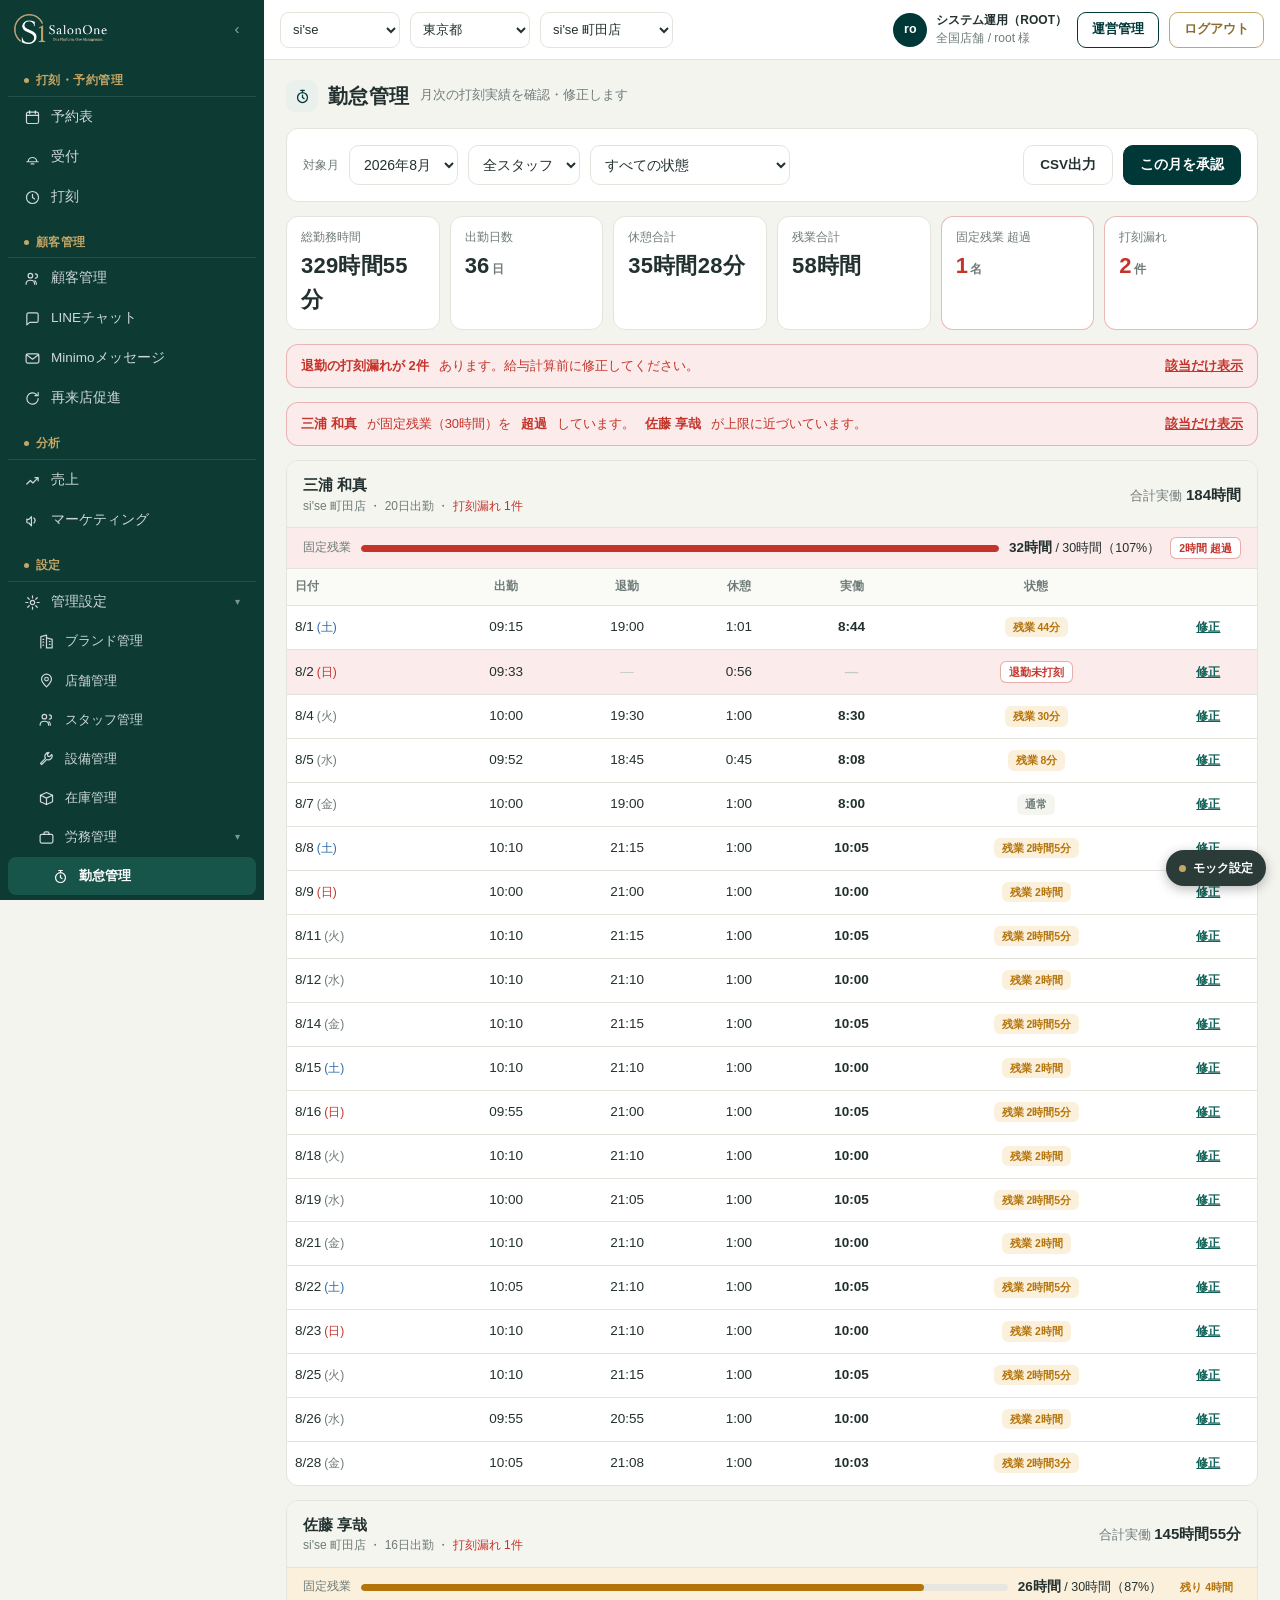
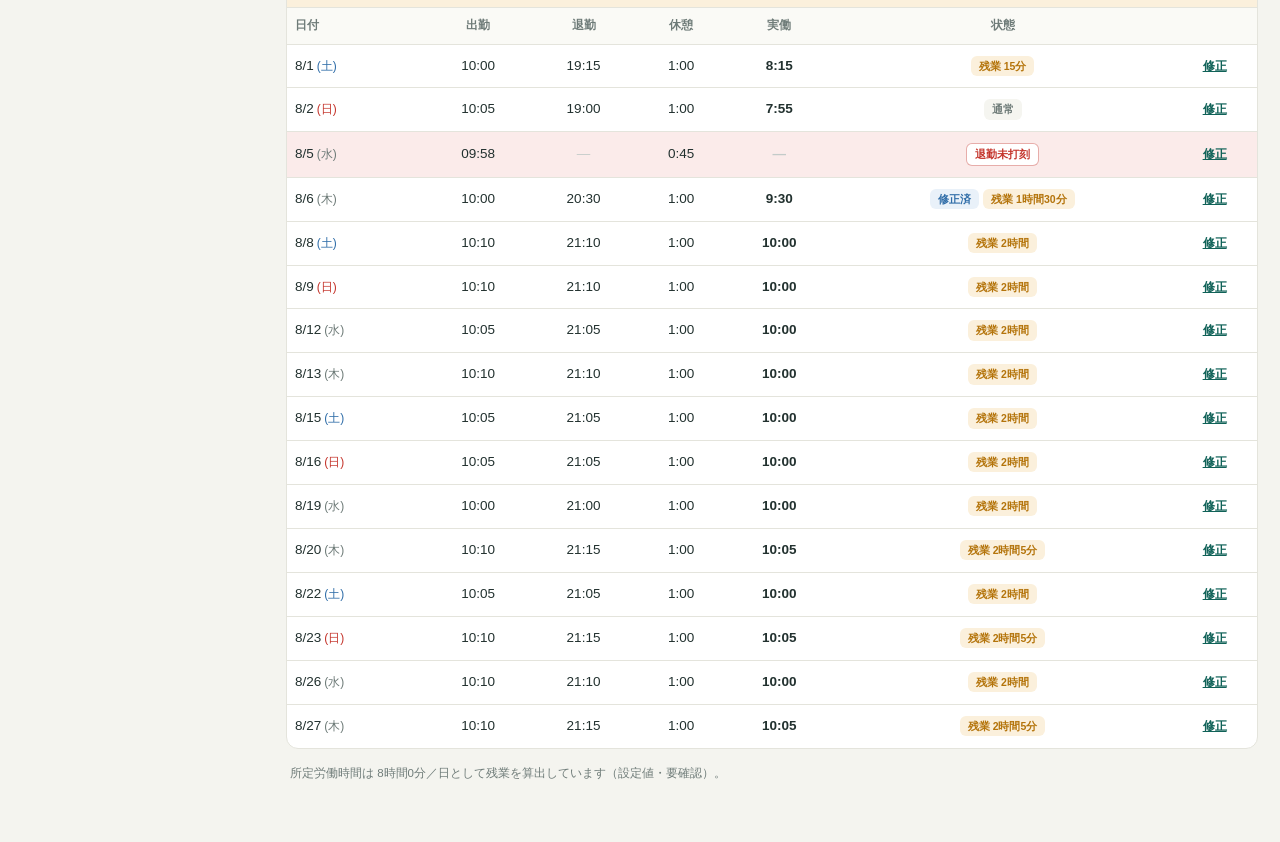
<file: screens/kintai_admin.html>
<!DOCTYPE html>
<html lang="ja">
<head>
<meta charset="UTF-8">
<meta name="viewport" content="width=device-width, initial-scale=1">
<title>SalonOne｜勤怠管理</title>
<!--
================================================================================
[勤怠管理] 月次の打刻実績を確認・修正・承認する  → 移植先: /time-tracking
  サイドバー上の位置: 設定 > 管理設定 > 労務管理 > 勤怠管理
================================================================================
■ 現行実装のバグと、この画面での対処
  ① 時間表記が小数のまま
     現行: 合計 8h43.7166666666667m ／ 休憩 1h1.1666666666666643m
     → 表示は必ず assets/attendance.js の fmtHM()/fmtJa() を通す。
        本命の対処はAPI側で整数分に丸めること。
        mockdata.js の brk は現行APIが返す float のまま置いてあり、
        画面で 1:01 と出ていれば丸めが効いている確認になる（整数に直さないこと）。
  ② 退勤未打刻の行が「—」で終わり気づけない
     → 行を赤地＋「退勤未打刻」バッジ、上部にアラート集約、そこから絞り込み。
  ③ 絞り込みが対象月だけ
     → 月／スタッフ／状態の3フィルタ＋スタッフ単位の小計。
  ④ 打刻を修正できない
     → 行から修正モーダル。理由必須で履歴に残す。
        退勤が未打刻の日はシフト終了時刻を初期値に入れる（入力の手間を減らす）。
  ⑤ スマホで横スクロールになる
     → 768px未満はテーブルを捨ててカードへ。

■ 用語
  現行の列名は「勤務時間」。このモックでは拘束時間と紛れないよう「実働」にしている。
  どちらに揃えるかは要確認。

■ 固定残業（みなし残業）
  サロン・整体院は固定残業で回している店舗が多いため、月あたりの上限に対して
  消化状況を出す。SHOP.fixedOvertimeMinutes（既定30時間）。
    通常 … 上限内
    注意 … 上限の80%以上（SHOP.overtimeAlertRatio）。超えそうなので先に手を打てる
    超過 … 上限超え。超過分は別途支給が要るので給与計算前に必ず気づかせる
  上限を 0 にすると固定残業なしの運用となり、この表示は出ない。
  雇用形態ごと／スタッフごとに違う可能性が高く、設定単位は要確認（メモ §5-6と同じ論点）。

■ 休憩機能のオン/オフ
  休憩を管理しない店舗があるため店舗ごとの設定。SHOP.breakEnabled。
  OFFのとき: 休憩列・休憩合計KPI・CSVの休憩列を出さず、実働 = 退勤 − 出勤 とする。

■ 集計ルール
  実働 = 退勤 − 出勤 − 休憩合計 ／ 残業 = max(0, 実働 − 所定労働時間(既定480分))
  打刻漏れの日は実働 null。0分として合計に混ぜず、件数だけ数える。
  深夜割増・法定休日割増は未計算（メモ §5-8）。

■ 権限
  権限マトリックス上、シフト・勤怠・給与は全ロールが可視範囲内で全操作可。
  ただし店舗スタッフが自分の勤怠を修正できる状態は給与計算の統制上リスクがあるため、
  ロール別に修正可否を分けるかは要確認（メモ §5-9）。

■ API
  GET   /api/attendance?month=YYYY-MM&staff_id=   月次一覧（整数分で返す）
  PATCH /api/attendance/:staffId/:date            打刻修正（reason必須）
  POST  /api/attendance/approve                   月次承認
  GET   /api/attendance/export?month=YYYY-MM      CSV
================================================================================
-->
<link rel="stylesheet" href="../assets/tokens.css">
<link rel="stylesheet" href="../assets/base.css">
<link rel="stylesheet" href="../assets/shell.css">
<style>
.filters{display:flex; flex-wrap:wrap; gap:10px; align-items:center;}
.filters .fl{font-size:12px; color:var(--mut);}
.filters select{height:40px; border:1px solid var(--line); border-radius:10px; background:#fff; padding:0 10px;}
.filters .spacer{margin-left:auto;}

.kpis{display:grid; grid-template-columns:repeat(auto-fit,minmax(140px,1fr)); gap:10px; margin-bottom:14px;}
.kpi{background:var(--paper); border:1px solid var(--line); border-radius:var(--r); padding:12px 14px;}
.kpi .l{font-size:11.5px; color:var(--mut);}
.kpi .v{font-size:22px; font-weight:700; letter-spacing:.01em; margin-top:2px;}
.kpi .v small{font-size:12px; font-weight:600; color:var(--mut); margin-left:2px;}
.kpi.alert{border-color:rgba(196,52,43,.35);}
.kpi.alert .v{color:var(--danger);}

.staffblock{background:var(--paper); border:1px solid var(--line); border-radius:var(--r); margin-bottom:14px; overflow:hidden;}
.sbhead{display:flex; align-items:center; gap:12px; padding:12px 16px; background:var(--muted-bg); border-bottom:1px solid var(--line); flex-wrap:wrap;}
.sbhead .nm{font-weight:700; font-size:15px;}
.sbhead .st{font-size:12px; color:var(--mut);}
.sbhead .tot{margin-left:auto; font-size:12.5px; color:var(--mut); white-space:nowrap;}
.sbhead .tot b{font-size:15px; color:var(--ink);}
.sbhead .ap{font-size:11px; font-weight:700; border-radius:999px; padding:3px 10px; background:var(--ok-soft); color:var(--ok);}

/* 固定残業の消化状況 */
.fixot{
  display:flex; align-items:center; gap:10px; flex-wrap:wrap;
  padding:9px 16px; border-bottom:1px solid var(--line); background:#FCFCF8; font-size:12.5px;
}
.fixot .l{color:var(--mut); font-size:11.5px; white-space:nowrap;}
.fixot .bar{
  flex:1; min-width:120px; height:7px; border-radius:999px; background:#E7E7DF;
  overflow:hidden; position:relative;
}
.fixot .bar i{display:block; height:100%; border-radius:999px; background:var(--ok); transition:width .2s;}
.fixot .v{font-variant-numeric:tabular-nums; white-space:nowrap;}
.fixot .v b{font-size:13.5px;}
.fixot.warn .bar i{background:var(--warn);}
.fixot.over .bar i{background:var(--danger);}
.fixot.warn{background:var(--warn-soft);}
.alertbar.warn{background:var(--warn-soft); border-color:rgba(180,116,11,.3); color:var(--warn);}
.alertbar.warn .go{color:var(--warn);}
.fixot.over{background:var(--danger-soft);}

table{width:100%; border-collapse:collapse;}
thead th{font-size:11.5px; color:var(--mut); font-weight:600; text-align:center; padding:9px 8px; border-bottom:1px solid var(--line); background:#FAFAF6;}
thead th.l{text-align:left;}
tbody td{padding:11px 8px; border-bottom:1px solid var(--line); text-align:center; font-size:13.5px;}
tbody td.l{text-align:left;}
tbody tr:last-child td{border-bottom:none;}
tbody tr.miss{background:var(--danger-soft);}
.dow{color:var(--mut); font-size:12px; margin-left:3px;}
.dow.sat{color:#2F6DA8;} .dow.sun{color:#C4342B;}
.fixbtn{font-size:12px; color:var(--teal-3); text-decoration:underline; font-weight:600;}

.hintline{font-size:11.5px; color:var(--info); background:var(--info-soft); border-radius:8px; padding:7px 10px; margin:-4px 0 12px; line-height:1.5;}

.mobcards{display:none;}
@media (max-width:768px){
  .kpis{grid-template-columns:repeat(2,1fr);}
  .kpi:first-child{grid-column:span 2;}
  .filters select{flex:1; min-width:calc(50% - 5px);}
  .filters .fl{display:none;}
  .filters .spacer{margin-left:0; width:100%; height:0;}
  .filters .btn{flex:1;}
  table.daytable{display:none;}
  .mobcards{display:block; padding:8px 12px 12px;}
  .mrow{border:1px solid var(--line); border-radius:11px; padding:10px 12px; margin-top:8px;}
  .mrow.miss{border-color:rgba(196,52,43,.45); background:var(--danger-soft);}
  .mrow .r1{display:flex; align-items:center; gap:8px;}
  .mrow .dt{font-weight:700;}
  .mrow .r1 .right{margin-left:auto; font-weight:700;}
  .mrow .r2{display:flex; gap:14px; margin-top:6px; font-size:12.5px; color:var(--mut); flex-wrap:wrap;}
  .mrow .r3{display:flex; align-items:center; gap:6px; margin-top:8px; flex-wrap:wrap;}
  .sbhead .tot{margin-left:0; width:100%;}
}
</style>
</head>
<body>
<div id="shell"></div>

<!-- 打刻修正モーダル -->
<div class="mask" id="mask">
  <div class="modal" role="dialog" aria-modal="true" aria-labelledby="mTitle">
    <h3 id="mTitle">打刻を修正</h3>
    <div class="mdate" id="mDate">—</div>
    <div class="hintline" id="mShift" style="display:none"></div>
    <div class="mgrid">
      <div class="mfield"><label for="mIn">出勤</label><input type="time" id="mIn" step="60"></div>
      <div class="mfield"><label for="mOut">退勤</label><input type="time" id="mOut" step="60"></div>
    </div>
    <div class="mfield" id="mBreakField"><label for="mBreak">休憩（分）</label><input type="number" id="mBreak" min="0" max="480" step="5"></div>
    <div class="calcline"><span>実働時間</span><b id="mCalc">—</b></div>
    <div class="mfield">
      <label for="mReason">修正理由（必須・履歴に残ります）</label>
      <textarea id="mReason" placeholder="例：退勤打刻を忘れたため、シフト終了時刻で登録"></textarea>
    </div>
    <div class="err" id="mErr"></div>
    <div class="mactions">
      <button class="btn ghost" id="mCancel">キャンセル</button>
      <button class="btn solid" id="mSave">保存する</button>
    </div>
  </div>
</div>

<div class="toast" id="toast" role="status"></div>

<script src="../assets/attendance.js"></script>
<script src="../assets/mockdata.js"></script>
<script src="../assets/shell.js"></script>
<script src="../assets/mockbar.js"></script>
<script>
'use strict';
const A = window.Attendance, M = window.MockData;
const $ = id => document.getElementById(id);

let role     = 'system';
let days     = M.attendanceDays();
let breakEnabled = M.SHOP.breakEnabled;
let fixedOtMin   = M.SHOP.fixedOvertimeMinutes;
let approved = false;
let target   = null;

const SVG_STOP = '<svg viewBox="0 0 24 24"><circle cx="12" cy="13.5" r="7"/>' +
                 '<path d="M12 10v3.5l2.2 1.5M9.5 3.5h5M12 3.5v3"/></svg>';

const PAGE =
  '<div class="pagehead"><span class="ic">' + SVG_STOP + '</span><h1>勤怠管理</h1>' +
  '<span class="sub">月次の打刻実績を確認・修正します</span></div>' +
  '<div class="card"><div class="filters">' +
    '<span class="fl">対象月</span>' +
    '<select id="fMonth"><option value="2026-08" selected>2026年8月</option>' +
      '<option value="2026-07">2026年7月</option></select>' +
    '<select id="fStaff"></select>' +
    '<select id="fStatus">' +
      '<option value="all">すべての状態</option>' +
      '<option value="miss">打刻漏れのみ</option>' +
      '<option value="edited">修正済みのみ</option>' +
      '<option value="fixot">固定残業 注意・超過のみ</option></select>' +
    '<span class="spacer"></span>' +
    '<button class="btn ghost" id="btnCsv">CSV出力</button>' +
    '<button class="btn solid" id="btnApprove">この月を承認</button>' +
  '</div></div>' +
  '<div class="kpis" id="kpis"></div><div id="alerts"></div><div id="list"></div>' +
  '<p class="note">所定労働時間は 8時間0分／日として残業を算出しています（設定値・要確認）。</p>';

function mount(r){
  role = r;
  const page = Shell.render({ active:'time-tracking', role: role });
  page.innerHTML = PAGE;

  const fs = $('fStaff');
  fs.innerHTML = '<option value="all">全スタッフ</option>';
  M.STAFF_ORDER.forEach(id => {
    const o = document.createElement('option');
    o.value = id; o.textContent = M.STAFF[id].name;
    fs.appendChild(o);
  });

  ['fMonth','fStaff','fStatus'].forEach(id => $(id).addEventListener('change', render));
  $('btnApprove').addEventListener('click', onApprove);
  $('btnCsv').addEventListener('click', onCsv);
  render();
}

/* ---------------- 休憩OFFの店舗への対応 ----------------
   休憩を管理しない店舗では、保存されている休憩分を計算に使わない。
   実働 = 退勤 − 出勤 とする。 */
const brkOf  = d    => (breakEnabled ? (d.brk || 0) : 0);
const asView = rows => (breakEnabled ? rows : rows.map(d => Object.assign({}, d, { brk: 0 })));

/* ---------------- 固定残業 ----------------
   スタッフ単位・月単位の集計。スタッフ絞り込みや状態絞り込みの影響を受けないよう、
   月だけで絞ったデータから計算する。 */
function fixedOtByStaff(){
  const month = $('fMonth').value;
  const out = {};
  M.STAFF_ORDER.forEach(sid => {
    const rows = asView(days.filter(d => d.staff === sid && d.date.startsWith(month)));
    if(!rows.length) return;
    const s = A.summarize(rows);
    out[sid] = A.fixedOvertimeState(s.overtime, fixedOtMin, M.SHOP.overtimeAlertRatio);
  });
  return out;
}

/* ---------------- 絞り込み ---------------- */
function filtered(){
  const staff = $('fStaff').value, status = $('fStatus').value, month = $('fMonth').value;
  const fx = status === 'fixot' ? fixedOtByStaff() : null;
  return days.filter(d => {
    if(!d.date.startsWith(month)) return false;
    if(staff !== 'all' && d.staff !== staff) return false;
    if(status === 'miss'   && d.out != null) return false;
    if(status === 'edited' && !d.edited)     return false;
    // 固定残業は日ではなくスタッフ単位の状態なので、該当スタッフの日をすべて残す
    if(status === 'fixot'){
      const f = fx[d.staff];
      if(!f || f.state === 'normal') return false;
    }
    return true;
  });
}

/* ---------------- 描画 ---------------- */
function render(){
  const rows = filtered();
  const s = A.summarize(asView(rows));
  const fx = fixedOtByStaff();
  const over = M.STAFF_ORDER.filter(id => fx[id] && fx[id].state === 'over');
  const warn = M.STAFF_ORDER.filter(id => fx[id] && fx[id].state === 'warn');

  $('kpis').innerHTML =
    kpi('総勤務時間', A.fmtJa(s.work)) +
    kpi('出勤日数',  s.days + '<small>日</small>') +
    (breakEnabled ? kpi('休憩合計', A.fmtJa(s.brk)) : '') +
    kpi('残業合計',  A.fmtJa(s.overtime)) +
    (fixedOtMin ? kpi('固定残業 超過', over.length + '<small>名</small>', over.length > 0) : '') +
    kpi('打刻漏れ',  s.missing + '<small>件</small>', s.missing > 0);

  /* --- アラート帯（打刻漏れ／固定残業） --- */
  let al = '';
  if(s.missing > 0){
    al += '<div class="alertbar"><b>退勤の打刻漏れが ' + s.missing + '件</b> あります。給与計算前に修正してください。' +
          '<button class="go" id="goMiss">該当だけ表示</button></div>';
  }
  if(fixedOtMin && (over.length || warn.length)){
    const nm = ids => ids.map(id => M.STAFF[id].name).join('・');
    let msg = '';
    if(over.length) msg += '<b>' + nm(over) + '</b> が固定残業（' + A.fmtJa(fixedOtMin) + '）を<b>超過</b>しています。';
    if(warn.length) msg += (msg ? ' ' : '') + '<b>' + nm(warn) + '</b> が上限に近づいています。';
    al += '<div class="alertbar' + (over.length ? '' : ' warn') + '">' + msg +
          '<button class="go" id="goFixot">該当だけ表示</button></div>';
  }
  $('alerts').innerHTML = al;

  const gm = $('goMiss');
  if(gm) gm.addEventListener('click', () => { $('fStatus').value = 'miss'; render(); });
  const gf = $('goFixot');
  if(gf) gf.addEventListener('click', () => { $('fStatus').value = 'fixot'; render(); });

  const list = $('list');
  list.innerHTML = '';
  const byStaff = {};
  rows.forEach(d => { (byStaff[d.staff] = byStaff[d.staff] || []).push(d); });
  const keys = M.STAFF_ORDER.filter(id => byStaff[id]);

  if(!keys.length){
    list.innerHTML = '<div class="card"><div class="note" style="padding:12px 2px">条件に一致する勤怠データがありません。</div></div>';
    return;
  }

  keys.forEach(sid => {
    const items = byStaff[sid].slice().sort((a, b) => a.date.localeCompare(b.date));
    const sub = A.summarize(asView(items));

    const f = fx[sid];
    const block = document.createElement('div');
    block.className = 'staffblock';
    block.innerHTML =
      '<div class="sbhead">' +
        '<div><div class="nm">' + M.STAFF[sid].name + '</div>' +
        '<div class="st">' + M.STAFF[sid].shop + ' ・ ' + items.length + '日出勤' +
        (sub.missing ? ' ・ <span style="color:var(--danger)">打刻漏れ ' + sub.missing + '件</span>' : '') +
        '</div></div>' +
        '<div class="tot">合計実働 <b>' + A.fmtJa(sub.work) + '</b></div>' +
        (approved ? '<span class="ap">承認済み</span>' : '') +
      '</div>' +
      fixotRow(f) +
      '<table class="daytable"><thead><tr>' +
        '<th class="l">日付</th><th>出勤</th><th>退勤</th>' +
        (breakEnabled ? '<th>休憩</th>' : '') +
        '<th>実働</th><th>状態</th><th></th>' +
      '</tr></thead><tbody></tbody></table>' +
      '<div class="mobcards"></div>';

    const tb = block.querySelector('tbody');
    const mc = block.querySelector('.mobcards');

    items.forEach(d => {
      const w    = A.calcWork(d.in, d.out, brkOf(d));
      const miss = (w == null);
      const ot   = A.calcOvertime(w);
      const dt   = new Date(d.date + 'T00:00:00');
      const di   = dt.getDay();
      const dlabel = (dt.getMonth() + 1) + '/' + dt.getDate() +
        '<span class="dow ' + (di === 0 ? 'sun' : di === 6 ? 'sat' : '') + '">(' + A.DOW[di] + ')</span>';

      let tags = '';
      if(miss)     tags += '<span class="tag miss">退勤未打刻</span> ';
      if(d.edited) tags += '<span class="tag edited">修正済</span> ';
      if(ot > 0)   tags += '<span class="tag ot">残業 ' + A.fmtJa(ot) + '</span>';
      if(!tags)    tags  = '<span class="tag off">通常</span>';

      const tr = document.createElement('tr');
      if(miss) tr.className = 'miss';
      tr.innerHTML =
        '<td class="l">' + dlabel + '</td>' +
        '<td class="mono">' + (d.in  != null ? A.toStr(d.in)  : '<span class="dash">—</span>') + '</td>' +
        '<td class="mono">' + (d.out != null ? A.toStr(d.out) : '<span class="dash">—</span>') + '</td>' +
        (breakEnabled ? '<td class="mono">' + A.fmtHM(d.brk) + '</td>' : '') +
        '<td class="mono"><b>' + (w != null ? A.fmtHM(w) : '<span class="dash">—</span>') + '</b></td>' +
        '<td>' + tags + '</td>' +
        '<td><button class="fixbtn">修正</button></td>';
      tr.querySelector('.fixbtn').addEventListener('click', () => openFix(d));
      tb.appendChild(tr);

      const card = document.createElement('div');
      card.className = 'mrow' + (miss ? ' miss' : '');
      card.innerHTML =
        '<div class="r1"><span class="dt">' + dlabel + '</span>' +
          '<span class="right mono">' + (w != null ? A.fmtJa(w) : '—') + '</span></div>' +
        '<div class="r2">' +
          '<span>出勤 <b class="mono">' + (d.in  != null ? A.toStr(d.in)  : '—') + '</b></span>' +
          '<span>退勤 <b class="mono">' + (d.out != null ? A.toStr(d.out) : '—') + '</b></span>' +
          (breakEnabled ? '<span>休憩 <b class="mono">' + A.fmtHM(d.brk) + '</b></span>' : '') +
        '</div>' +
        '<div class="r3">' + tags + '<span style="margin-left:auto"><button class="fixbtn">修正</button></span></div>';
      card.querySelector('.fixbtn').addEventListener('click', () => openFix(d));
      mc.appendChild(card);
    });

    list.appendChild(block);
  });
}

/** スタッフごとの固定残業の消化バー。固定残業なしの運用では出さない */
function fixotRow(f){
  if(!f) return '';
  const pct  = Math.min(100, f.percent);
  const over = f.state === 'over';
  const tag  = over ? '<span class="tag miss">' + A.fmtJa(Math.abs(f.remain)) + ' 超過</span>'
             : f.state === 'warn' ? '<span class="tag ot">残り ' + A.fmtJa(f.remain) + '</span>'
             : '';
  return '<div class="fixot ' + f.state + '">' +
           '<span class="l">固定残業</span>' +
           '<span class="bar"><i style="width:' + pct + '%"></i></span>' +
           '<span class="v"><b>' + A.fmtJa(f.used) + '</b> / ' + A.fmtJa(f.limit) +
           '（' + f.percent + '%）</span>' + tag +
         '</div>';
}

function kpi(label, val, alert){
  return '<div class="kpi' + (alert ? ' alert' : '') + '">' +
         '<div class="l">' + label + '</div><div class="v tnum">' + val + '</div></div>';
}

/* ---------------- 修正モーダル ---------------- */
function openFix(d){
  target = d;
  $('mDate').textContent =
    M.STAFF[d.staff].name + ' ／ ' + d.date.replace(/-/g, '/') +
    (d.edited ? '（修正履歴あり：' + d.reason + '）' : '');
  $('mIn').value    = A.toStr(d.in);
  $('mBreak').value = Math.round(d.brk || 0);   // 入力欄にも小数を出さない
  $('mBreakField').style.display = breakEnabled ? '' : 'none';
  $('mReason').value = '';
  $('mErr').classList.remove('show');

  // 退勤が未打刻ならシフト終了時刻を初期値に入れる（打ち直しの手間を減らす）
  const sh = M.shiftOf(d.staff, d.date);
  const hint = $('mShift');
  if(d.out == null && sh){
    $('mOut').value = A.toStr(sh.end);
    hint.style.display = 'block';
    hint.textContent = 'シフトは ' + A.toStr(sh.start) + '–' + A.toStr(sh.end) +
                       ' です。退勤が未打刻のため、シフト終了時刻を初期値に入れました。';
  }else{
    $('mOut').value = A.toStr(d.out);
    if(sh){
      hint.style.display = 'block';
      hint.textContent = 'シフトは ' + A.toStr(sh.start) + '–' + A.toStr(sh.end) + ' です。';
    }else{
      hint.style.display = 'none';
    }
  }
  recalc();
  $('mask').classList.add('show');
}
function closeFix(){ $('mask').classList.remove('show'); target = null; }

function recalc(){
  const b = breakEnabled ? Number($('mBreak').value || 0) : 0;
  const w = A.calcWork(A.toMin($('mIn').value), A.toMin($('mOut').value), b);
  $('mCalc').textContent = (w != null ? A.fmtJa(w) : '退勤時刻を入力してください');
}
['mIn','mOut','mBreak'].forEach(id => $(id).addEventListener('input', recalc));

$('mCancel').addEventListener('click', closeFix);
$('mask').addEventListener('click', e => { if(e.target === $('mask')) closeFix(); });
document.addEventListener('keydown', e => { if(e.key === 'Escape' && target) closeFix(); });

$('mSave').addEventListener('click', () => {
  if(!target) return;
  const i = A.toMin($('mIn').value), o = A.toMin($('mOut').value);
  const b = breakEnabled ? Number($('mBreak').value || 0) : 0;
  const r = $('mReason').value.trim();
  const err = $('mErr');
  const ng = m => { err.textContent = m; err.classList.add('show'); };

  if(i == null)                 return ng('出勤時刻を入力してください。');
  if(o != null && o <= i)       return ng('退勤時刻は出勤時刻より後にしてください。');
  if(breakEnabled && o != null && (o - i) < b) return ng('休憩時間が勤務時間を超えています。');
  if(!r)                        return ng('修正理由を入力してください。');

  target.in = i; target.out = o;
  if(breakEnabled) target.brk = b;   // OFFのときは保存済みの休憩分を書き換えない
  target.edited = true; target.reason = r;
  closeFix();
  render();
  toast('打刻を修正しました（履歴に記録されます）');
});

/* ---------------- 承認・CSV ---------------- */
function onApprove(){
  const miss = A.summarize(filtered()).missing;
  if(miss > 0){ toast('打刻漏れが ' + miss + '件あります。先に修正してください。'); return; }
  approved = true;
  render();
  toast('この月の勤怠を承認しました');
}

function onCsv(){
  const head = ['スタッフ','日付','出勤','退勤'];
  if(breakEnabled) head.push('休憩(分)');
  head.push('実働(分)','実働','状態','修正理由');
  const rows = [head];

  filtered().slice()
    .sort((a, b) => (a.staff + a.date).localeCompare(b.staff + b.date))
    .forEach(d => {
      const w = A.calcWork(d.in, d.out, brkOf(d));
      const r = [
        M.STAFF[d.staff].name, d.date,
        d.in  != null ? A.toStr(d.in)  : '',
        d.out != null ? A.toStr(d.out) : '',
      ];
      if(breakEnabled) r.push(Math.round(d.brk || 0));   // CSVにも小数を出さない
      r.push(
        w != null ? Math.round(w) : '',
        w != null ? A.fmtHM(w) : '',
        w == null ? '退勤未打刻' : (d.edited ? '修正済' : '通常'),
        d.reason || '',
      );
      rows.push(r);
    });
  const url = URL.createObjectURL(new Blob([A.toCsv(rows)], { type:'text/csv' }));
  const a = document.createElement('a');
  a.href = url;
  a.download = '勤怠_' + $('fMonth').value + '.csv';
  a.click();
  URL.revokeObjectURL(url);
  toast('CSVを出力しました');
}

/* ---------------- トースト ---------------- */
let toastT;
function toast(msg){
  const t = $('toast');
  t.textContent = msg;
  t.classList.add('show');
  clearTimeout(toastT);
  toastT = setTimeout(() => t.classList.remove('show'), 2600);
}

mount('system');
MockBar.init({
  role: 'system',
  onRole: r => mount(r),
  toggles: [
    {
      key:'brk', label:'この店舗で休憩打刻を使う', value: breakEnabled,
      onChange: v => { breakEnabled = v; render(); },
      note:'店舗ごとの設定。OFFにすると休憩列・休憩合計が消え、実働は 退勤−出勤 になります。',
    },
    {
      key:'fixot', type:'select', label:'固定残業（月あたり）', value: String(fixedOtMin),
      options: [
        { value:'0',    label:'固定残業なし' },
        { value:'1200', label:'20時間' },
        { value:'1800', label:'30時間' },
        { value:'2700', label:'45時間' },
      ],
      onChange: v => { fixedOtMin = Number(v); render(); },
      note:'30時間で 三浦さんが超過、佐藤さんが注意になります。45時間にすると両名とも通常です。',
    },
  ],
});
</script>
</body>
</html>
</file>
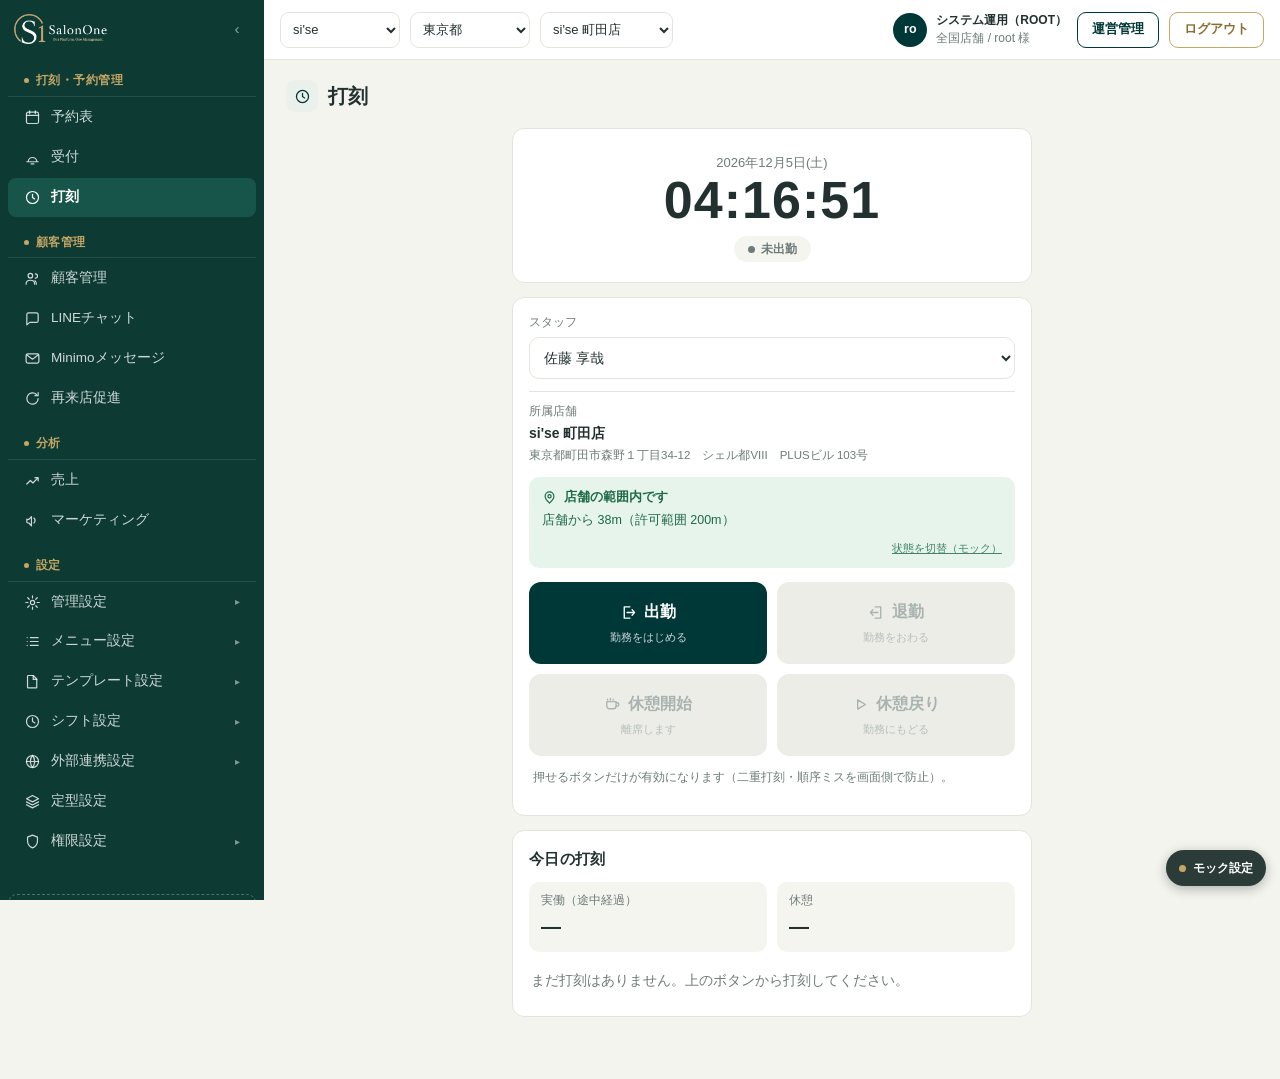
<file: screens/kintai_punch.html>
<!DOCTYPE html>
<html lang="ja">
<head>
<meta charset="UTF-8">
<meta name="viewport" content="width=device-width, initial-scale=1">
<title>SalonOne｜打刻</title>
<!--
================================================================================
[打刻] スタッフが出退勤を打刻する  → 移植先: /punch
================================================================================
■ 現行画面との関係
  現行は管理シェルの中の中央1カラム。その構造は踏襲したうえで、以下を足している。
    ・大きな時計＋現在ステータス（未出勤／勤務中／休憩中／退勤済み）
    ・実働・休憩の途中経過
    ・今日の打刻タイムライン
  現行にあって外していないもの：所属店舗＋住所、位置情報エラー時の再取得導線。

■ GPSの状態は4通り
  ok    範囲内。打刻できる
  far   範囲外。打刻をロック（完全ブロックか理由付き許可かは未決／メモ §5-12）
  error 位置情報を取得できない（ブラウザで拒否など）。現行と同じ再取得ボタンを出す
  ―     店舗設定でGPS打刻を使わない場合。カード自体を出さず、常に打刻できる

■ GPS機能のオン/オフ
  店舗ごとの設定（使わない店舗があるため）。mockdata.js の SHOP.gpsEnabled。
  設定場所は 設定 > 管理設定 > 店舗管理 が自然だが、実装時に要確認。

■ 休憩機能のオン/オフ
  休憩を管理しない店舗があるため、こちらも店舗ごとの設定。SHOP.breakEnabled。
  OFFのとき: 休憩開始／休憩戻りのボタンを出さない（＝出勤・退勤の2ボタンだけ）
            「今日の打刻」から休憩の欄も消す
            実働 = 退勤 − 出勤（休憩控除なし）
  ステートマシンも none ―clock_in→ working ―clock_out→ done の2遷移だけになる。

■ ステートマシン
  none ―clock_in→ working ―break_start→ break ―break_end→ working ―clock_out→ done
  ※ 画面の制御は「押させない」ためのもの。サーバー側でも同じ検証をして
     連打・二重打刻・順序違反をAPIで弾くこと。

■ API
  POST /api/punches   { staff_id, type, recorded_at, lat, lng }
  recorded_at はサーバー時刻を正とする（端末時計は信用しない）。
================================================================================
-->
<link rel="stylesheet" href="../assets/tokens.css">
<link rel="stylesheet" href="../assets/base.css">
<link rel="stylesheet" href="../assets/shell.css">
<style>
.punch-col{max-width:520px; margin:0 auto;}

.clockface{text-align:center; padding:8px 0 4px;}
.clockface .d{font-size:13px; color:var(--mut);}
.clockface .t{font-size:52px; font-weight:700; letter-spacing:.02em; line-height:1.05;}
.statusline{display:flex; justify-content:center; margin-top:8px;}

.field{margin-bottom:12px;}
.field label{display:block; font-size:11.5px; color:var(--mut); margin-bottom:5px;}
.field select{
  width:100%; height:42px; border:1px solid var(--line); border-radius:10px;
  background:#fff; padding:0 10px;
}
.shopbox{border-top:1px solid var(--line); padding-top:11px; margin-bottom:13px;}
.shopbox .l{font-size:11.5px; color:var(--mut);}
.shopbox .n{font-weight:700; font-size:14px; margin-top:2px;}
.shopbox .a{font-size:11.5px; color:var(--mut); margin-top:2px; line-height:1.5;}

/* GPS */
.gps{border-radius:10px; padding:11px 13px; font-size:12.5px; margin-bottom:14px;}
.gps.ok{background:var(--ok-soft); color:#1d6a45;}
.gps.ng{background:var(--danger-soft); color:var(--danger);}
.gps .hd{display:flex; align-items:center; gap:7px; font-weight:700;}
.gps .hd svg{width:15px; height:15px; stroke:currentColor; fill:none; stroke-width:1.9; stroke-linecap:round; stroke-linejoin:round;}
.gps .tx{margin-top:4px; line-height:1.55;}
.gps .act{margin-top:9px; display:flex; align-items:center; gap:8px; flex-wrap:wrap;}
.gps .retry{
  height:32px; padding:0 12px; border-radius:8px; font-size:12px; font-weight:600;
  background:#fff; border:1px solid currentColor;
}
.gps .swap{font-size:11px; text-decoration:underline; opacity:.8; margin-left:auto;}

/* 打刻ボタン */
.punchgrid{display:grid; grid-template-columns:1fr 1fr; gap:10px;}
.punchbtn{
  height:82px; border-radius:12px; font-size:16px; font-weight:700;
  display:flex; flex-direction:column; align-items:center; justify-content:center; gap:4px;
  border:1.5px solid transparent; transition:transform .06s;
}
.punchbtn .ico{display:flex; align-items:center; gap:7px;}
.punchbtn svg{width:17px; height:17px; stroke:currentColor; fill:none; stroke-width:1.9; stroke-linecap:round; stroke-linejoin:round;}
.punchbtn small{font-size:11px; font-weight:500; opacity:.8;}
.punchbtn:active:not(:disabled){transform:scale(.985);}
.punchbtn.pri{background:var(--teal); color:#fff;}
.punchbtn.sec{background:#fff; border-color:var(--gold); color:var(--teal);}
.punchbtn.end{background:#fff; border-color:var(--line); color:var(--ink);}
.punchbtn:disabled{background:#EDEDE7; color:#A9B3B1; border-color:transparent; cursor:not-allowed;}

/* 今日の打刻 */
.progress{display:grid; grid-template-columns:1fr 1fr; gap:10px;}
.pbox{background:var(--muted-bg); border-radius:10px; padding:10px 12px;}
.pbox .l{font-size:11.5px; color:var(--mut);}
.pbox .v{font-size:20px; font-weight:700; margin-top:1px;}
.tl{list-style:none; margin:10px 0 0; padding:0;}
.tl li{display:flex; align-items:center; gap:10px; padding:9px 2px; border-bottom:1px dashed var(--line); font-size:13.5px;}
.tl li:last-child{border-bottom:none;}
.tl .tt{width:56px; font-weight:700;}
.tl .lb{color:var(--mut);}
.tl .mk{margin-left:auto; font-size:11px; color:var(--mut);}
.empty{color:var(--mut); font-size:13px; padding:12px 2px;}

@media (max-width:768px){
  .clockface .t{font-size:44px;}
  .punchbtn{height:76px; font-size:15px;}
}
</style>
</head>
<body>
<div id="shell"></div>

<div class="toast" id="toast" role="status"></div>

<script src="../assets/attendance.js"></script>
<script src="../assets/mockdata.js"></script>
<script src="../assets/shell.js"></script>
<script src="../assets/mockbar.js"></script>
<script>
'use strict';
const A = window.Attendance, M = window.MockData;
const $ = id => document.getElementById(id);
const nowMin = () => { const d = new Date(); return d.getHours() * 60 + d.getMinutes(); };

/* ---------------- 状態（移植時は useState 4つ） ---------------- */
let role       = 'system';
let punchState = 'none';        // none | working | break | done
let punches    = [];            // { type, at }
let gps        = 'ok';          // ok | far | error
let gpsEnabled = M.SHOP.gpsEnabled;
let breakEnabled = M.SHOP.breakEnabled;
let clockTimer = null, progTimer = null;

const GPS_TEXT = {
  ok:    { cls:'ok', title:'店舗の範囲内です',
           tx:'店舗から 38m（許可範囲 ' + M.SHOP.allowedRadiusM + 'm）', retry:false },
  far:   { cls:'ng', title:'店舗の範囲外です',
           tx:'店舗から 1,240m。店舗に着いてから打刻してください。', retry:false },
  error: { cls:'ng', title:'位置情報エラー',
           tx:'位置情報の利用が拒否されています。ブラウザの設定で許可してください。', retry:true },
};
/** 打刻できる位置状態か（GPS未使用の店舗は常にtrue） */
const posOk = () => !gpsEnabled || gps === 'ok';

const SVG = {
  pin:'<svg viewBox="0 0 24 24"><path d="M12 21s7-6.3 7-11a7 7 0 1 0-14 0c0 4.7 7 11 7 11z"/><circle cx="12" cy="10" r="2.6"/></svg>',
  in: '<svg viewBox="0 0 24 24"><path d="M14 4h-8v16h8M10 12h10M17 8l3.5 4-3.5 4"/></svg>',
  out:'<svg viewBox="0 0 24 24"><path d="M10 4h8v16h-8M14 12H4M7 8l-3.5 4L7 16"/></svg>',
  cup:'<svg viewBox="0 0 24 24"><path d="M4 8h13v6a4 4 0 0 1-4 4H8a4 4 0 0 1-4-4zM17 9.5h1.5a2.5 2.5 0 0 1 0 5H17M5 4.5v1M9 3.5v2M13 4.5v1"/></svg>',
  play:'<svg viewBox="0 0 24 24"><path d="M8 5.5l11 6.5-11 6.5z"/></svg>',
  stamp:'<svg viewBox="0 0 24 24"><circle cx="12" cy="12" r="8.5"/><path d="M12 7.5V12l3 2"/></svg>',
};

/* ---------------- ページ描画 ---------------- */
const PAGE =
  '<div class="pagehead"><span class="ic">' + SVG.stamp + '</span><h1>打刻</h1></div>' +
  '<div class="punch-col">' +
    '<div class="card"><div class="clockface">' +
      '<div class="d" id="pDate">—</div>' +
      '<div class="t tnum" id="pClock">--:--:--</div>' +
      '<div class="statusline"><span class="pill none" id="pStatus">未出勤</span></div>' +
    '</div></div>' +

    '<div class="card">' +
      '<div class="field"><label for="pStaff">スタッフ</label><select id="pStaff"></select></div>' +
      '<div class="shopbox">' +
        '<div class="l">所属店舗</div>' +
        '<div class="n">' + M.SHOP.name + '</div>' +
        '<div class="a">' + M.SHOP.address + '</div>' +
      '</div>' +
      '<div id="gpsSlot"></div>' +
      '<div class="punchgrid">' +
        '<button class="punchbtn pri" data-type="clock_in"><span class="ico">' + SVG.in + '出勤</span><small>勤務をはじめる</small></button>' +
        '<button class="punchbtn end" data-type="clock_out"><span class="ico">' + SVG.out + '退勤</span><small>勤務をおわる</small></button>' +
        '<button class="punchbtn sec" data-break data-type="break_start"><span class="ico">' + SVG.cup + '休憩開始</span><small>離席します</small></button>' +
        '<button class="punchbtn sec" data-break data-type="break_end"><span class="ico">' + SVG.play + '休憩戻り</span><small>勤務にもどる</small></button>' +
      '</div>' +
      '<p class="note">押せるボタンだけが有効になります（二重打刻・順序ミスを画面側で防止）。</p>' +
    '</div>' +

    '<div class="card">' +
      '<h2>今日の打刻</h2>' +
      '<div class="progress">' +
        '<div class="pbox" id="pWorkBox"><div class="l">実働（途中経過）</div><div class="v tnum" id="pWork">—</div></div>' +
        '<div class="pbox" id="pBreakBox"><div class="l">休憩</div><div class="v tnum" id="pBreak">—</div></div>' +
      '</div>' +
      '<ul class="tl" id="pTimeline"></ul>' +
    '</div>' +
  '</div>';

function mount(r){
  role = r;
  const page = Shell.render({ active:'punch', role: role });
  page.innerHTML = PAGE;

  const sel = $('pStaff');
  M.STAFF_ORDER.forEach(id => {
    const o = document.createElement('option');
    o.value = id; o.textContent = M.STAFF[id].name;
    sel.appendChild(o);
  });
  sel.value = 'sato';
  sel.addEventListener('change', () => {
    punchState = 'none'; punches = [];
    render();
    toast('スタッフを切り替えました');
  });

  document.querySelectorAll('.punchbtn').forEach(b => {
    b.addEventListener('click', () => {
      const type = b.dataset.type;
      if(!A.canPunch(punchState, type, breakEnabled) || !posOk()) return;   // 二重防御
      const at = nowMin();
      punches.push({ type: type, at: at });
      punchState = A.PUNCH_NEXT[type];
      render();
      toast(A.PUNCH_LABEL[type] + 'を記録しました（' + A.toStr(at) + '）');
    });
  });

  tickClock();
  clearInterval(clockTimer); clockTimer = setInterval(tickClock, 1000);
  clearInterval(progTimer);
  progTimer = setInterval(() => { if(punchState === 'working' || punchState === 'break') render(); }, 30000);

  render();
}

/* ---------------- 時計 ---------------- */
function tickClock(){
  const d = new Date();
  const c = $('pClock'); if(!c) return;
  c.textContent = A.pad(d.getHours()) + ':' + A.pad(d.getMinutes()) + ':' + A.pad(d.getSeconds());
  $('pDate').textContent =
    d.getFullYear() + '年' + (d.getMonth() + 1) + '月' + d.getDate() + '日(' + A.DOW[d.getDay()] + ')';
}

/* ---------------- 再描画 ---------------- */
function render(){
  const st = $('pStatus');
  st.className = 'pill ' + punchState;
  st.textContent = A.PUNCH_STATUS[punchState];

  renderGps();

  // 休憩を管理しない店舗ではボタンごと消す（押せないボタンを残すより意図が伝わる）
  document.querySelectorAll('.punchbtn[data-break]').forEach(b => {
    b.style.display = breakEnabled ? '' : 'none';
  });
  $('pBreakBox').style.display = breakEnabled ? '' : 'none';
  $('pWorkBox').style.gridColumn = breakEnabled ? '' : 'span 2';

  document.querySelectorAll('.punchbtn').forEach(b => {
    b.disabled = !A.canPunch(punchState, b.dataset.type, breakEnabled) || !posOk();
  });

  const tl = $('pTimeline');
  tl.innerHTML = '';
  if(!punches.length){
    tl.innerHTML = '<li class="empty">まだ打刻はありません。上のボタンから打刻してください。</li>';
  }else{
    punches.forEach(p => {
      const li = document.createElement('li');
      li.innerHTML =
        '<span class="tt tnum">' + A.toStr(p.at) + '</span>' +
        '<span class="lb">' + A.PUNCH_LABEL[p.type] + '</span>' +
        '<span class="mk">' + (gpsEnabled ? 'GPS確認済み' : '打刻のみ') + '</span>';
      tl.appendChild(li);
    });
  }

  const pr = A.punchProgress(punches, nowMin());
  $('pWork').textContent  = pr.work == null ? '—' : A.fmtJa(pr.work);
  $('pBreak').textContent = punches.length ? A.fmtJa(pr.brk) : '—';
}

function renderGps(){
  const slot = $('gpsSlot');
  if(!gpsEnabled){
    // GPS打刻を使わない店舗：カードごと出さない
    slot.innerHTML = '<p class="note" style="margin-bottom:12px">この店舗はGPSによる打刻位置の確認を使用しない設定です。</p>';
    return;
  }
  const g = GPS_TEXT[gps];
  slot.innerHTML =
    '<div class="gps ' + g.cls + '">' +
      '<div class="hd">' + SVG.pin + g.title + '</div>' +
      '<div class="tx">' + g.tx + '</div>' +
      '<div class="act">' +
        (g.retry ? '<button class="retry" id="gpsRetry">位置情報を再取得</button>' : '') +
        '<button class="swap" id="gpsSwap">状態を切替（モック）</button>' +
      '</div>' +
    '</div>';

  const rt = $('gpsRetry');
  if(rt) rt.addEventListener('click', () => {
    gps = 'ok'; render();
    toast('位置情報を取得しました');
  });
  $('gpsSwap').addEventListener('click', () => {
    gps = gps === 'ok' ? 'far' : gps === 'far' ? 'error' : 'ok';
    render();
  });
}

/* ---------------- トースト ---------------- */
let toastT;
function toast(msg){
  const t = $('toast');
  t.textContent = msg;
  t.classList.add('show');
  clearTimeout(toastT);
  toastT = setTimeout(() => t.classList.remove('show'), 2600);
}

/* ---------------- 起動 ---------------- */
mount('system');
MockBar.init({
  role: 'system',
  onRole: r => mount(r),
  toggles: [
    {
      key:'gps', label:'この店舗でGPS打刻を使う', value: gpsEnabled,
      onChange: v => { gpsEnabled = v; render(); },
      note:'店舗ごとの設定。OFFにするとGPSカードが消え、位置に関係なく打刻できます。',
    },
    {
      key:'brk', label:'この店舗で休憩打刻を使う', value: breakEnabled,
      onChange: v => {
        breakEnabled = v;
        // 休憩中にOFFにされたら勤務中へ戻す（存在しない状態に取り残さない）
        if(!v && punchState === 'break') punchState = 'working';
        render();
      },
      note:'店舗ごとの設定。OFFにすると休憩ボタンと休憩欄が消え、実働は 退勤−出勤 になります。',
    },
  ],
});
</script>
</body>
</html>
</file>
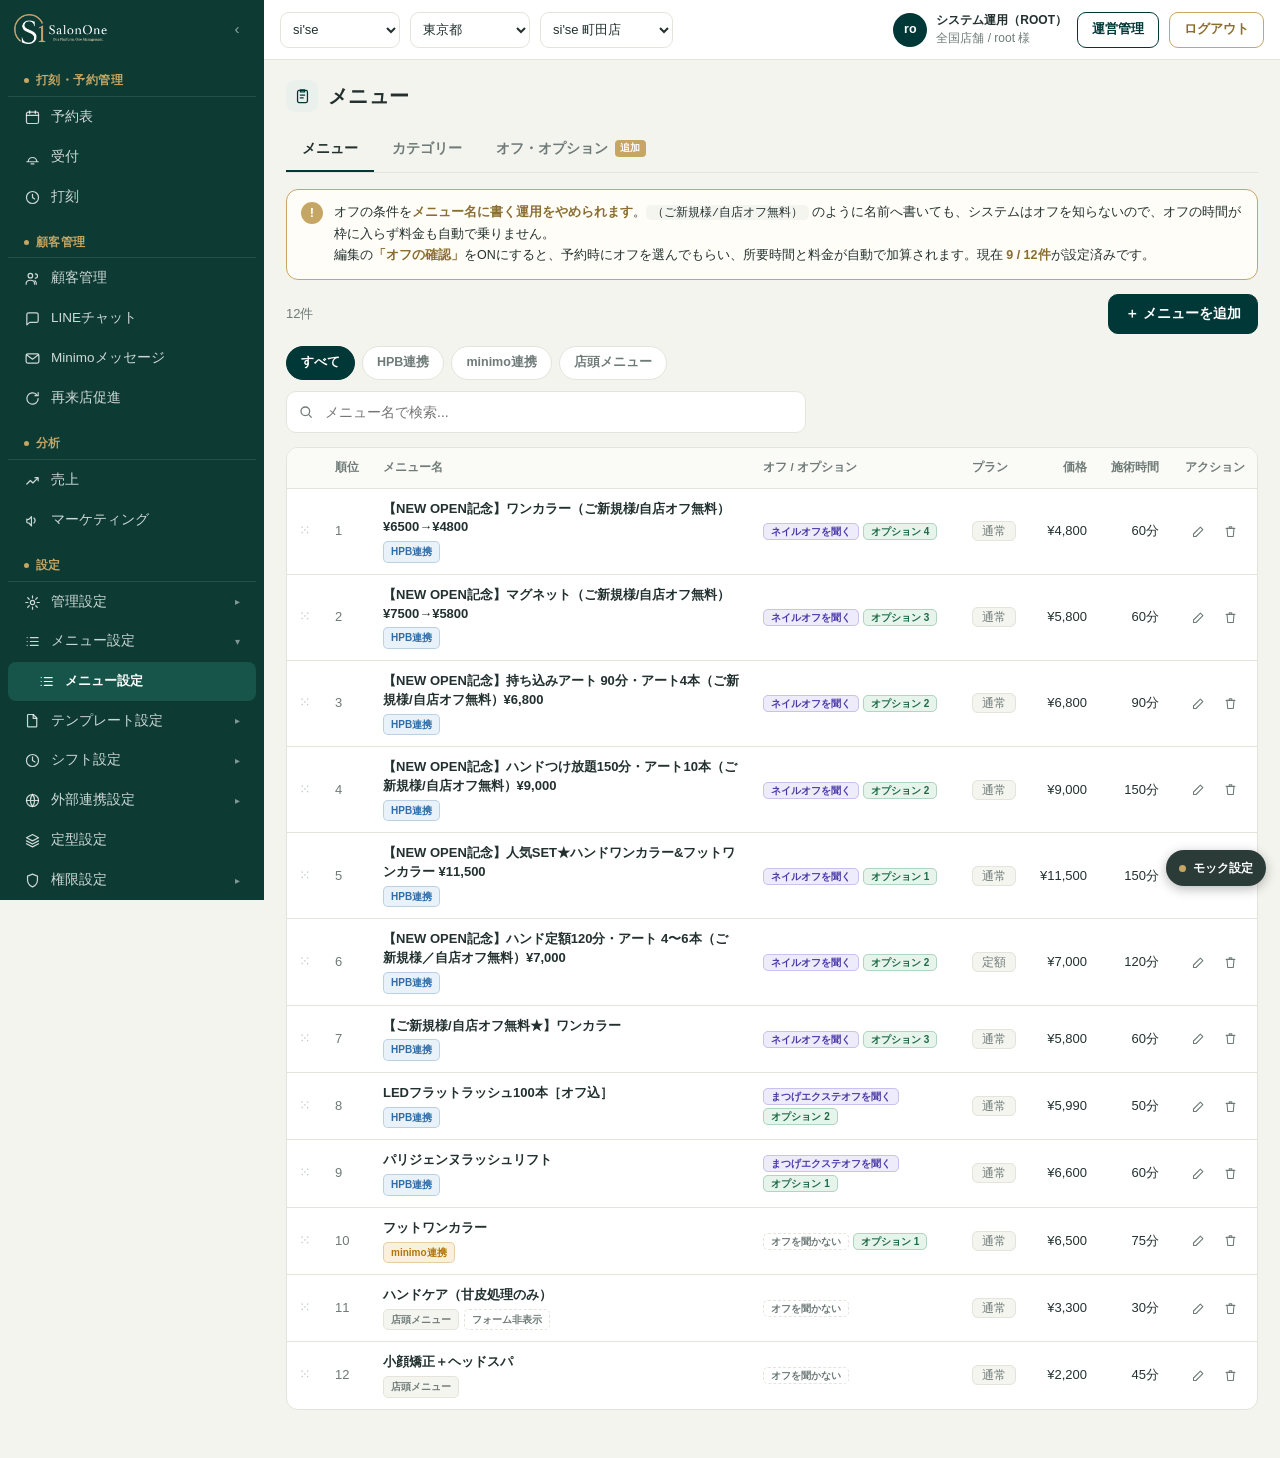
<file: screens/menu_settings.html>
<!DOCTYPE html>
<html lang="ja">
<head>
<meta charset="UTF-8">
<meta name="viewport" content="width=device-width, initial-scale=1">
<title>SalonOne｜メニュー設定（オフ・オプション）</title>
<!--
================================================================================
[メニュー設定]  ネイル／アイの「オフ」をメニューの設定として持たせる
   → 移植先: /settings/menus
================================================================================
■ 現状の課題
  メニュー一覧を見ると、オフの条件がメニュー名に書き込まれている。

      【NEW OPEN記念】ワンカラー（ご新規様/自店オフ無料）¥6500→¥4800

  名前に書いてあるだけなので、システムは何も知らない。結果として

    ・他店オフのお客様が「自店オフ無料」のメニューを取ってしまう
    ・オフの15〜30分が枠に入らず、後ろの予約が押す
    ・会計時にオフ代を手で足す（足し忘れる）
    ・同じメニューを「自店オフ版」「他店オフ版」と2本持つ羽目になる

  ホットペッパーは、メニュー作成時に「オフを聞く／聞かない」を選べる。
  聞く設定にすると、お客様がそのメニューを選んだ時点でオフの選択画面が出る。
  同じものを SalonOne 側にも持たせる。

■ 足したもの

  1. メニュー編集モーダルに「オフの確認」欄
     オフを聞く／聞かない と、どのオフセット（ネイル用／アイ用）を使うかを選ぶ。
     現行モーダルの「オプション」欄のすぐ下に置いた。
     その場で「予約フォームでの見え方」を出して、設定と結果を並べている。

  2. メニュー編集モーダルに「提案できるオプション」欄
     このメニューに付けられるオプションを選んでおく。
     実際に予約時へ出すかどうかは、強制リンクごとの設定（forcelink_settings.html）で決める。
     メニュー側 ＝ 何が付けられるか／強制リンク側 ＝ 今回それを勧めるか、と分けてある。

  3. タブ「オフ・オプション」
     オフの選択肢と追加オプションのマスタ。店舗ごとに1つ持つ。
     ジャンルでセットを分けている（ネイルとアイで聞くことが違うため）。

  4. 一覧に「オフ / オプション」列
     どのメニューがオフを聞く設定になっているかが一覧で分かる。

■ オフは必須・オプションは任意
  オフは選ばないと所要時間も料金も確定しないので、予約時の必須項目。
  オプションは付けなくても成立するので任意。性質が違うので、
  予約フォームでも別の扱いにしてある（booking_form.html 参照）。

■ データモデル案
    off_sets      id, shop_id, genre(nail|eye), name, question
    off_choices   id, off_set_id, name, price, minutes, is_no_off, sort
    options       id, shop_id, genre, name, price, minutes
    menus         ... , off_set_id NULL, option_ids[]
                    off_set_id NULL → オフを聞かない

■ API案
    GET/PUT  /api/shops/:id/off-sets
    GET/PUT  /api/shops/:id/options
    PATCH    /api/menus/:id            off_set_id, option_ids

■ 確認したいこと
  ・オフの選択肢は店舗ごとで足りるか（ブランド共通のほうが運用が楽なら要検討）
  ・「自店オフ」を無料にするかは店舗で違う。金額はマスタ側で持てばよいはず
  ・オフありの予約が入ったとき、HPB側のメニューとどう突き合わせるか
    （HPBは［オフ込］のように1メニューに畳んでいることが多い）
================================================================================
-->
<link rel="stylesheet" href="../assets/tokens.css">
<link rel="stylesheet" href="../assets/base.css">
<link rel="stylesheet" href="../assets/shell.css">
<style>
:root{ --sub:#4A3AA7; --sub-soft:#EEEBFA; --sub-line:#C9C1EE; }

/* ---------- タブ ---------- */
.tabs{display:flex; gap:2px; border-bottom:1px solid var(--line); margin:4px 0 16px;}
.tabs button{
  padding:10px 16px; font-size:14px; font-weight:600; color:var(--mut);
  border-bottom:2.5px solid transparent; display:flex; align-items:center; gap:7px;
}
.tabs button.on{color:var(--ink); border-bottom-color:var(--teal);}
.tabs button .new{
  font-size:9.5px; font-weight:700; color:#fff; background:var(--gold);
  border-radius:4px; padding:1px 5px; letter-spacing:.03em;
}

/* ---------- 一覧のヘッダー ---------- */
.lhead{display:flex; align-items:center; gap:10px; margin-bottom:12px; flex-wrap:wrap;}
.lhead .n{font-size:13px; color:var(--mut);}
.lhead .sp{flex:1;}
.chips{display:flex; gap:7px; flex-wrap:wrap; margin-bottom:11px;}
.chip{
  font-size:12.5px; font-weight:600; color:var(--mut); border:1px solid var(--line);
  border-radius:999px; padding:6px 14px; background:#fff; white-space:nowrap;
}
.chip.on{background:var(--teal); border-color:var(--teal); color:#fff;}
.search{position:relative; max-width:520px; margin-bottom:14px;}
.search input{
  width:100%; height:42px; border:1px solid var(--line); border-radius:10px;
  background:#fff; padding:0 12px 0 38px;
}
.search svg{
  position:absolute; left:12px; top:13px; width:16px; height:16px;
  stroke:var(--mut); fill:none; stroke-width:1.9;
}

/* ---------- メニュー表 ---------- */
.tblwrap{background:var(--paper); border:1px solid var(--line); border-radius:var(--r); overflow:auto;}
table.mt{width:100%; border-collapse:collapse; font-size:13px; min-width:860px;}
table.mt th{
  text-align:left; font-size:11.5px; font-weight:600; color:var(--mut);
  padding:11px 12px; background:#FAFAF6; border-bottom:1px solid var(--line); white-space:nowrap;
}
table.mt td{padding:11px 12px; border-bottom:1px solid var(--line); vertical-align:middle;}
table.mt tr:last-child td{border-bottom:none;}
table.mt tr:hover td{background:#FCFCFA;}
.grip{color:#C3CBC9; cursor:grab; font-size:14px; line-height:1;}
.rank{font-variant-numeric:tabular-nums; color:var(--mut); width:1%;}
.mname{font-weight:600; line-height:1.45; max-width:520px;}
.mbadges{display:flex; gap:5px; margin-top:4px; flex-wrap:wrap;}
.bdg{
  font-size:10px; font-weight:700; border-radius:5px; padding:2px 7px; white-space:nowrap;
  border:1px solid var(--line); background:var(--muted-bg); color:var(--mut);
}
.bdg.hpb{background:#E9F1F9; color:var(--info); border-color:rgba(47,109,168,.25);}
.bdg.mini{background:var(--warn-soft); color:var(--warn); border-color:rgba(180,116,11,.28);}
.bdg.shop{background:var(--muted-bg);}
.bdg.off{background:var(--sub-soft); color:var(--sub); border-color:var(--sub-line);}
.bdg.opt{background:var(--ok-soft); color:#1F6A46; border-color:rgba(46,139,95,.3);}
.bdg.hide{background:#fff; color:var(--mut); border-style:dashed;}
.plan{
  font-size:11.5px; border:1px solid var(--line); border-radius:6px; padding:3px 9px;
  background:var(--muted-bg); color:var(--mut); white-space:nowrap;
}
td.num{text-align:right; font-variant-numeric:tabular-nums; white-space:nowrap;}
.iact{display:flex; gap:2px; justify-content:flex-end;}
.iact button{width:30px; height:30px; border-radius:8px; display:flex; align-items:center; justify-content:center; color:var(--mut);}
.iact button:hover{background:var(--muted-bg); color:var(--ink);}
.iact button.del:hover{background:var(--danger-soft); color:var(--danger);}
.iact svg{width:15px; height:15px; stroke:currentColor; fill:none; stroke-width:1.7; stroke-linecap:round; stroke-linejoin:round;}

/* ---------- 注意帯 ---------- */
.tip{
  display:flex; gap:11px; align-items:flex-start; background:#FFFDF7;
  border:1px solid var(--gold); border-radius:var(--r); padding:12px 14px; margin-bottom:14px;
}
.tip .i{
  width:22px; height:22px; border-radius:50%; background:var(--gold); color:#fff; flex:0 0 auto;
  display:flex; align-items:center; justify-content:center; font-size:13px; font-weight:700;
}
.tip .b{font-size:12.5px; line-height:1.75; color:var(--ink);}
.tip .b b{color:#8A6D2F;}
.tip code{
  background:var(--muted-bg); border-radius:5px; padding:1px 6px; font-size:11.5px;
  font-family:ui-monospace,SFMono-Regular,Menlo,monospace;
}

/* ---------- 編集モーダル ---------- */
.modal.wide{max-width:560px;}
.modal h3{display:flex; align-items:center; gap:9px;}
.modal h3 svg{width:18px; height:18px; stroke:var(--teal); fill:none; stroke-width:1.8; stroke-linecap:round; stroke-linejoin:round;}
.fl{display:block; font-size:12px; font-weight:600; margin:14px 0 5px;}
.fl .req{color:var(--danger); font-size:11px; margin-left:3px;}
.inp, select.inp{
  width:100%; height:44px; border:1px solid var(--line); border-radius:10px; background:#fff; padding:0 11px;
}
.two{display:grid; grid-template-columns:1fr 1fr; gap:10px;}
.priceRow{display:grid; grid-template-columns:1fr 110px; gap:8px;}
.imgrow{display:flex; gap:11px; align-items:flex-start;}
.imgbox{
  width:58px; height:58px; border-radius:10px; background:var(--muted-bg); border:1px solid var(--line);
  display:flex; align-items:center; justify-content:center; flex:0 0 auto;
}
.imgbox svg{width:22px; height:22px; stroke:#BFC7C4; fill:none; stroke-width:1.6;}
.imghint{font-size:11px; color:var(--mut); line-height:1.6; margin-top:6px;}

.grp{
  border:1px solid var(--line); border-radius:12px; padding:12px 13px; margin-top:7px; background:#FCFCFA;
}
.grp.acc{border-color:var(--sub-line); background:#FBFAFE;}
.ck{display:flex; align-items:flex-start; gap:9px; font-size:13px; cursor:pointer; padding:3px 0;}
.ck input{width:17px; height:17px; accent-color:var(--teal); flex:0 0 auto; margin-top:2px;}
.ck .t{line-height:1.5;}
/* 補足は必ず改行する。インラインのままだと本文と地続きに読めてしまう */
.ck .h{display:block; font-size:11.5px; color:var(--mut); line-height:1.6; margin-top:3px;}
.ck .h b{color:var(--ink);}

.offbody{margin-top:11px; padding-top:11px; border-top:1px dashed var(--sub-line); display:none;}
.offbody.show{display:block;}
.seg2{display:inline-flex; border:1px solid var(--line); border-radius:9px; overflow:hidden; background:#fff;}
.seg2 button{height:36px; padding:0 14px; font-size:12.5px; font-weight:600; color:var(--mut);}
.seg2 button.on{background:var(--sub); color:#fff;}

.prev{
  border:1px solid var(--line); border-radius:10px; background:#fff; padding:11px 12px; margin-top:11px;
}
.prev .pt{
  font-size:10.5px; font-weight:700; color:var(--mut); letter-spacing:.04em; margin-bottom:7px;
  display:flex; align-items:center; gap:6px;
}
.prev .pt::before{content:''; width:6px; height:6px; border-radius:50%; background:var(--gold);}
.prev .q{font-size:13px; font-weight:700; margin-bottom:8px;}
.prev .ch{
  display:flex; align-items:center; gap:9px; font-size:12.5px; padding:7px 9px;
  border:1px solid var(--line); border-radius:9px; margin-bottom:5px; background:#fff;
}
.prev .ch .r{
  width:15px; height:15px; border-radius:50%; border:1.5px solid #C3CBC9; flex:0 0 auto;
}
.prev .ch .nm{flex:1; min-width:0;}
.prev .ch .pz{font-variant-numeric:tabular-nums; font-size:11.5px; color:var(--mut); white-space:nowrap;}
.prev .note{font-size:11px; color:var(--mut); margin-top:7px; line-height:1.6;}

.optlist{display:flex; flex-direction:column; gap:2px; margin-top:9px;}
.optrow{
  display:flex; align-items:center; gap:9px; font-size:12.5px; padding:7px 9px;
  border:1px solid var(--line); border-radius:9px; background:#fff; cursor:pointer;
}
.optrow input{width:16px; height:16px; accent-color:var(--teal); flex:0 0 auto;}
.optrow .nm{flex:1; min-width:0;}
.optrow .gn{font-size:10px; font-weight:700; border-radius:4px; padding:1px 6px; background:var(--muted-bg); color:var(--mut);}
.optrow .pz{font-variant-numeric:tabular-nums; font-size:11.5px; color:var(--mut); white-space:nowrap;}

/* ---------- オフ・オプション タブ ---------- */
.card h2 .cnt{font-size:11.5px; color:var(--mut); font-weight:500;}
.setcard{margin-bottom:14px;}
.setcard .sh{display:flex; align-items:center; gap:9px; margin-bottom:4px; flex-wrap:wrap;}
.setcard .sh .gn{
  font-size:10.5px; font-weight:700; border-radius:6px; padding:2px 9px;
  background:var(--sub-soft); color:var(--sub); border:1px solid var(--sub-line);
}
.setcard .sq{font-size:12px; color:var(--mut); margin-bottom:11px;}
table.ct{width:100%; border-collapse:collapse; font-size:12.5px;}
table.ct th{
  text-align:left; font-size:11px; font-weight:600; color:var(--mut); padding:7px 10px;
  border-bottom:1px solid var(--line); white-space:nowrap;
}
table.ct td{padding:8px 10px; border-bottom:1px solid var(--line);}
table.ct tr:last-child td{border-bottom:none;}
table.ct td.num{text-align:right; font-variant-numeric:tabular-nums;}
table.ct .nooff{color:var(--mut);}
.usedby{font-size:11.5px; color:var(--mut); margin-top:10px; line-height:1.7;}
.usedby b{color:var(--ink);}

@media (max-width:700px){
  .two, .priceRow{grid-template-columns:1fr;}
}
</style>
</head>
<body>
<div id="shell"></div>

<!-- メニュー編集 -->
<div class="mask" id="mask">
  <div class="modal wide" role="dialog" aria-modal="true" aria-labelledby="eTitle">
    <h3 id="eTitle">
      <svg viewBox="0 0 24 24"><path d="M4 20h4L19 9l-4-4L4 16z"/></svg>メニューを編集</h3>
    <div class="mdate">メニューの情報を編集してください</div>
    <div id="eBody"></div>
    <div class="mactions" style="margin-top:16px">
      <button class="btn solid" id="eSave">更新する</button>
      <button class="btn ghost" id="eClose">閉じる</button>
    </div>
  </div>
</div>

<div class="toast" id="toast" role="status"></div>

<script src="../assets/menudata.js"></script>
<script src="../assets/shell.js"></script>
<script src="../assets/mockbar.js"></script>
<script src="./menu_settings.js"></script>
</body>
</html>
</file>
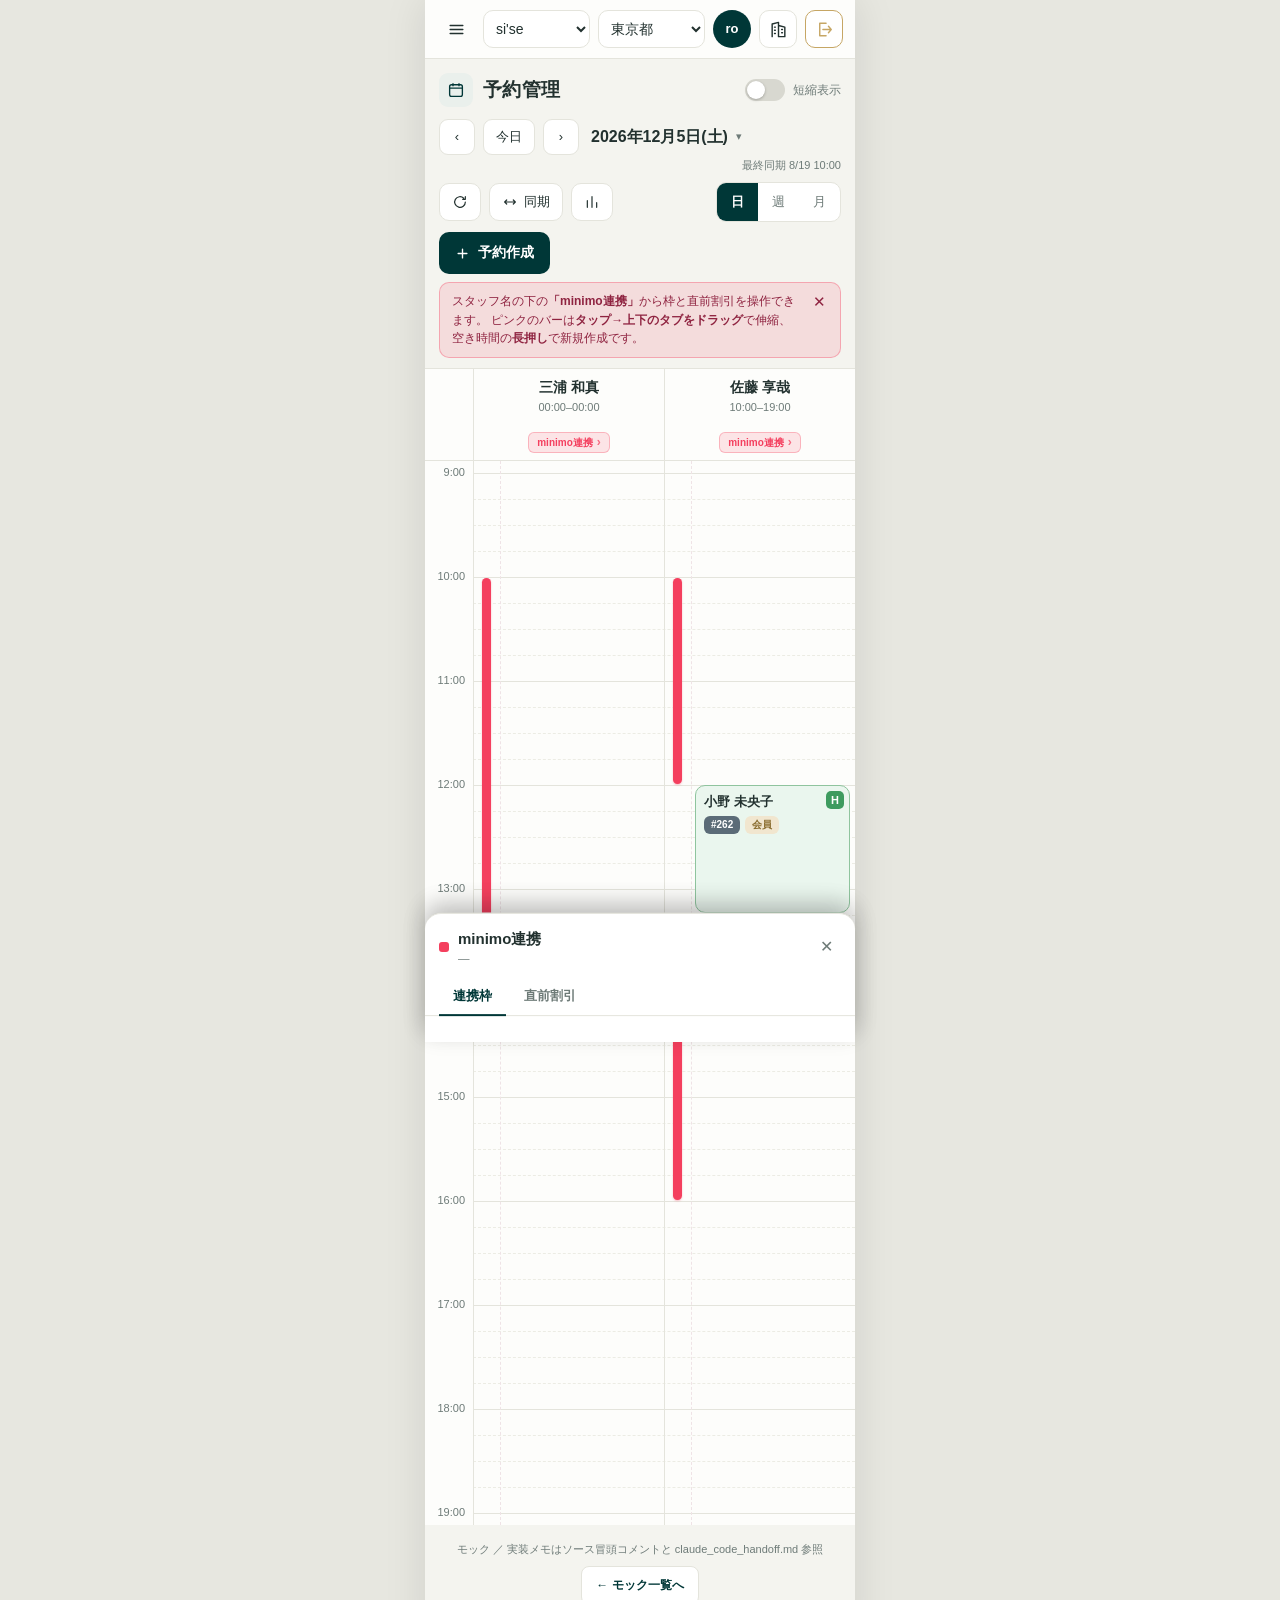
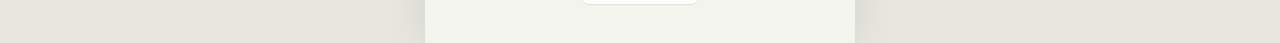
<file: screens/minimo_slots.html>
<!DOCTYPE html>
<html lang="ja">
<head>
<meta charset="UTF-8">
<meta name="viewport" content="width=device-width, initial-scale=1, maximum-scale=1, user-scalable=no">
<title>SalonOne｜予約管理（スマホ）minimo連携</title>
<!--
================================================================================
[minimo連携枠] スマホの予約表で連携枠を直接編集する  → 移植先: /schedule（スマホ）
================================================================================
■ 現状の課題
  ピンクの縦バーが細く閲覧専用で、スマホから枠を調整できない。
  タップ判定も狭く誤タップしやすい。変更がminimoへ同期されたか画面から分からない。

■ 操作仕様
  1. スタッフ名の下の「minimo連携」をタップ … minimo連携シートを開く
       ・連携枠タブ  … その日の枠一覧。「調整」で編集モードへ
       ・直前割引タブ … 掲載メニューから直前割を作成する
  2. ピンクのバーをタップ … 編集モード（列全幅の半透明ブロック＋上下ハンドル）
  3. 上下ハンドルをドラッグ … 開始/終了を伸縮（最小15分・15分スナップ）
  4. 空き時間を長押し(500ms) … 新規枠を60分で作成し編集モードへ（触覚フィードバックあり）
  5. 画面下の操作バー … 時刻表示／削除／キャンセル／保存
  6. 予約・他のminimo枠と重なると赤表示＋保存不可
  7. 保存/削除で同期ボタンに「未同期件数」バッジ → 同期でクリア

  ※ 枠ごと動かす操作は入れていない。伸縮は上下ハンドルのみ。
     ブロック本体のドラッグに移動を割り当てると、スクロールと競合して
     意図しない移動が起きやすいため。

■ 実装定数
  DAY_START=9:00 / DAY_END=19:00 / SNAP=15分 / PX15=26px（短縮表示は16px）
  内部の時刻はすべて「0:00からの分(int)」で保持し、描画時のみpxへ変換する。

■ 移植メモ
  ・Pointer Events(down/move/up + setPointerCapture)は useSlotDrag フックへそのまま移せる
  ・ドラッグ中は再レンダーせず style を直更新する。毎フレーム setState を呼ぶとスマホでカクつく
  ・ゴースト／ハンドルには touch-action:none 必須（iOSのスクロール暴発防止）
  ・楽観更新＋失敗時ロールバック。同期は非同期ジョブなので「未同期」表示を必ず残す

■ API
  GET    /api/stores/:sid/minimo-slots?date=YYYY-MM-DD
  POST   /api/stores/:sid/minimo-slots
  PATCH  /api/minimo-slots/:id
  DELETE /api/minimo-slots/:id
  POST   /api/stores/:sid/minimo-slots/sync    minimo側へ反映
================================================================================
-->
<link rel="stylesheet" href="../assets/tokens.css">
<link rel="stylesheet" href="../assets/base.css">
<style>
:root{ --gold-soft:#F1E6CF; --paper:#FDFDFB;
       --res-bg:#EAF6EE; --res-bd:#8FC49E; --res-badge:#3E9B5F;
       --danger2:#DC2626; --danger2-soft:rgba(220,38,38,.12); }
*{touch-action:manipulation;}
body{background:#E7E7E0;}

.frame{
  max-width:430px; margin:0 auto; min-height:100dvh;
  background:var(--cream); box-shadow:0 0 40px rgba(0,0,0,.10);
  padding-bottom:24px; position:relative;
}
body.editing .frame{padding-bottom:150px;}

/* ---------- ヘッダー ---------- */
.appbar{
  display:flex; align-items:center; gap:8px;
  padding:10px 12px; background:var(--paper); border-bottom:1px solid var(--line);
  position:sticky; top:0; z-index:40;
}
.iconbtn{
  width:38px; height:38px; border-radius:10px; border:1px solid var(--line);
  display:flex; align-items:center; justify-content:center; background:#fff; flex:0 0 auto;
}
.iconbtn.plain{border:none; background:none;}
.iconbtn svg{width:19px; height:19px; stroke:var(--ink); fill:none; stroke-width:1.8; stroke-linecap:round; stroke-linejoin:round;}
.iconbtn.gold{border-color:var(--gold);}
.iconbtn.gold svg{stroke:var(--gold);}
.appbar select{
  height:38px; border:1px solid var(--line); border-radius:10px; background:#fff;
  padding:0 8px; min-width:0; flex:1; color:var(--ink);
}
.avatar{
  width:38px; height:38px; border-radius:50%; background:var(--teal); color:#fff;
  display:flex; align-items:center; justify-content:center; font-size:13px; font-weight:600; flex:0 0 auto;
}

/* ---------- タイトル・日付・操作列 ---------- */
.titlebar{display:flex; align-items:center; gap:10px; padding:14px 14px 4px;}
.titleicon{width:34px; height:34px; border-radius:9px; background:#EAF0EC; display:flex; align-items:center; justify-content:center;}
.titleicon svg{width:18px; height:18px; stroke:var(--teal); fill:none; stroke-width:1.8;}
.titlebar h1{font-size:19px; margin:0; font-weight:700; letter-spacing:.02em;}
.toggle{display:flex; align-items:center; gap:8px; margin-left:auto; color:var(--mut); font-size:12px;}
.switch{position:relative; width:40px; height:22px; flex:0 0 auto;}
.switch input{position:absolute; inset:0; opacity:0; margin:0; cursor:pointer;}
.switch i{position:absolute; inset:0; background:#D8D8D0; border-radius:999px; transition:background .15s;}
.switch i::after{
  content:''; position:absolute; top:2px; left:2px; width:18px; height:18px;
  background:#fff; border-radius:50%; box-shadow:0 1px 3px rgba(0,0,0,.25); transition:left .15s;
}
.switch input:checked + i{background:var(--gold);}
.switch input:checked + i::after{left:20px;}

.datebar{display:flex; align-items:center; gap:8px; padding:8px 14px 0;}
.navbtn{height:36px; min-width:36px; padding:0 12px; border:1px solid var(--line); border-radius:9px; background:#fff; font-size:13px;}
.datebar .date{font-size:16px; font-weight:700; margin-left:4px;}
.datebar .caret{color:var(--mut); font-size:11px;}
.lastsync{padding:2px 14px 0; font-size:11px; color:var(--mut); text-align:right;}

.controlbar{display:flex; align-items:center; gap:8px; padding:8px 14px; flex-wrap:wrap;}
.ctl{
  height:38px; border:1px solid var(--line); border-radius:10px; background:#fff;
  display:flex; align-items:center; justify-content:center; gap:6px; padding:0 12px;
  font-size:13px; position:relative;
}
.ctl svg{width:16px; height:16px; stroke:var(--ink); fill:none; stroke-width:1.8; stroke-linecap:round; stroke-linejoin:round;}
.badge{
  position:absolute; top:-6px; right:-6px; min-width:18px; height:18px; padding:0 4px;
  background:var(--pink); color:#fff; font-size:11px; font-weight:700;
  border-radius:999px; display:flex; align-items:center; justify-content:center;
}
/* display:flex はUA既定の [hidden]{display:none} を上書きしてしまうため、明示的に打ち消す。
   これが無いと未同期0件でもバッジが「0」で出たままになる（React移植時も同じ罠に注意） */
.badge[hidden]{display:none;}
.seg{display:flex; border:1px solid var(--line); border-radius:10px; overflow:hidden; background:#fff; margin-left:auto;}
.seg button{height:38px; padding:0 14px; font-size:13px; color:var(--mut);}
.seg button.on{background:var(--teal); color:#fff; font-weight:600;}
.createbtn{
  margin:2px 14px 8px; height:42px; padding:0 16px; border-radius:10px;
  background:var(--teal); color:#fff; font-size:14px; font-weight:600;
  display:inline-flex; align-items:center; gap:8px;
}
.createbtn svg{width:15px; height:15px; stroke:#fff; fill:none; stroke-width:2.2; stroke-linecap:round;}

/* ---------- ヒント ---------- */
.hint{
  margin:0 14px 10px; padding:9px 12px; border-radius:10px;
  background:var(--pink-soft); border:1px solid rgba(244,63,94,.35);
  font-size:12px; color:#8f2340; display:flex; gap:10px; align-items:flex-start;
}
.hint b{color:#8f2340;}
.hint .close{margin-left:auto; color:#8f2340; font-size:15px; line-height:1; padding:2px;}

/* ---------- スタッフヘッダー ---------- */
.staffhead{
  display:flex; position:sticky; top:58px; z-index:30;
  background:var(--paper); border-top:1px solid var(--line); border-bottom:1px solid var(--line);
}
.sh-gutter{width:48px; flex:0 0 auto;}
.sh-cell{flex:1; text-align:center; padding:8px 4px 7px; border-left:1px solid var(--line);}
.sh-cell .nm{font-weight:700; font-size:14px;}
.sh-cell .sf{font-size:11px; color:var(--mut);}
.sh-cell .mtag{
  display:inline-flex; align-items:center; gap:4px; margin-top:3px;
  font-size:10px; font-weight:600;
  color:var(--pink); background:var(--pink-soft); border-radius:6px; padding:2px 8px;
  border:1px solid rgba(244,63,94,.30); cursor:pointer;
}
.sh-cell .mtag::after{content:'›'; font-size:12px; line-height:1; opacity:.75;}
.sh-cell .mtag:active{background:rgba(244,63,94,.22);}

/* ---------- タイムグリッド ---------- */
.board{display:flex; background:var(--paper);}
.gutter{width:48px; flex:0 0 auto; position:relative;}
.hlabel{position:absolute; right:8px; transform:translateY(-50%); font-size:11px; color:var(--mut); font-variant-numeric:tabular-nums;}
.cols{flex:1; position:relative; display:flex;}
.gridlines{position:absolute; left:0; right:0; top:0; pointer-events:none;}
.gl{position:absolute; left:0; right:0; border-top:1px solid var(--line);}
.gl.quarter{border-top:1px dashed #ECECE4;}
.col{flex:1; position:relative; border-left:1px solid var(--line);}
.col::before{ /* minimoレーンの目安線 */
  content:''; position:absolute; left:26px; top:0; bottom:0;
  border-left:1px dashed #EFE3E6; pointer-events:none;
}
.items{position:absolute; inset:0;}
.nowline{position:absolute; left:0; right:0; height:0; border-top:1.5px solid var(--pink); pointer-events:none; z-index:5;}
.nowline::before{content:''; position:absolute; left:-3px; top:-4px; width:7px; height:7px; border-radius:50%; background:var(--pink);}

/* minimoバー（通常表示） */
.mbar{position:absolute; left:0; width:26px; z-index:6; touch-action:manipulation;}
.mbar-line{position:absolute; left:8px; top:1px; bottom:1px; width:9px; background:var(--pink); border-radius:5px; box-shadow:0 1px 2px rgba(244,63,94,.35);}
.mbar:active .mbar-line{filter:brightness(.92);}

/* 予約カード */
.res{
  position:absolute; left:30px; right:5px; z-index:7;
  background:var(--res-bg); border:1.5px solid var(--res-bd); border-radius:10px;
  padding:6px 8px; overflow:hidden;
}
.res .nm{font-weight:700; font-size:13px;}
.res .chips{display:flex; gap:5px; margin-top:4px; flex-wrap:wrap;}
.chip{font-size:10px; font-weight:600; border-radius:6px; padding:1px 7px;}
.chip.code{background:#5B6B77; color:#fff;}
.chip.member{background:var(--gold-soft); color:#8A6D2F;}
.res .src{
  position:absolute; top:5px; right:5px; width:18px; height:18px; border-radius:5px;
  background:var(--res-badge); color:#fff; font-size:11px; font-weight:700;
  display:flex; align-items:center; justify-content:center;
}

/* 編集ゴースト */
.ghost{
  position:absolute; left:2px; right:2px; z-index:20;
  background:var(--pink-soft); border:1.5px solid var(--pink); border-radius:10px;
  touch-action:none; user-select:none; -webkit-user-select:none;
  box-shadow:0 4px 14px rgba(244,63,94,.22);
}
.ghost .gname{
  position:absolute; top:6px; left:8px; font-size:10px; font-weight:700;
  color:var(--pink); background:#fff; border-radius:6px; padding:1px 7px;
  border:1px solid rgba(244,63,94,.4);
}
.ghost.tiny .gname{display:none;}
.glabel{
  position:absolute; right:6px; font-size:11px; font-weight:700; color:var(--pink);
  background:rgba(255,255,255,.9); border-radius:5px; padding:0 5px; font-variant-numeric:tabular-nums;
}
.glabel.top{top:3px;} .glabel.bot{bottom:3px;}
.handle{
  position:absolute; left:50%; transform:translateX(-50%);
  width:64px; height:34px; display:flex; align-items:center; justify-content:center; touch-action:none;
}
.handle.top{top:-17px;} .handle.bot{bottom:-17px;}
.handle span{
  width:38px; height:15px; background:#fff; border:1.5px solid var(--pink);
  border-radius:9px; box-shadow:0 1px 4px rgba(0,0,0,.18);
  display:flex; align-items:center; justify-content:center;
}
.handle i{width:16px; height:2px; background:var(--pink); border-radius:2px; display:block; transform:translateY(-2px); box-shadow:0 4px 0 var(--pink);}
.ghost.conflict{border-color:var(--danger2); background:var(--danger2-soft);}
.ghost.conflict .glabel, .ghost.conflict .gname{color:var(--danger2); border-color:rgba(220,38,38,.4);}
.ghost.conflict .handle span{border-color:var(--danger2);}
.ghost.conflict .handle i{background:var(--danger2); box-shadow:0 4px 0 var(--danger2);}

/* ---------- 編集バー ---------- */
.editbar{
  position:fixed; left:50%; transform:translate(-50%,110%); bottom:0;
  width:100%; max-width:430px; z-index:60;
  background:#fff; border-top:1px solid var(--line); border-radius:16px 16px 0 0;
  box-shadow:0 -8px 24px rgba(0,0,0,.14);
  padding:12px 14px calc(12px + env(safe-area-inset-bottom));
  transition:transform .18s ease;
}
.editbar.show{transform:translate(-50%,0);}
.eb-info{display:flex; align-items:center; gap:10px;}
.eb-dot{width:10px; height:10px; border-radius:3px; background:var(--pink); flex:0 0 auto;}
.eb-title{font-size:12px; color:var(--mut);}
.eb-time{font-size:17px; font-weight:700; font-variant-numeric:tabular-nums;}
.eb-warn{margin-top:8px; font-size:12px; font-weight:600; color:var(--danger2); background:var(--danger2-soft); border-radius:8px; padding:6px 10px;}
.eb-actions{display:flex; gap:8px; margin-top:10px;}
.eb-actions .btn{height:44px; font-size:14px;}
.eb-actions .btn.outline{flex:1; border:1px solid var(--line); background:#fff; color:var(--ink);}
.eb-actions .btn.outline.danger{color:var(--danger2); border-color:rgba(220,38,38,.45);}
.eb-actions .btn.solid{flex:1.4;}

body.editing .toast{bottom:150px;}
body.sheeting .frame{padding-bottom:150px;}

/* ---------- minimo連携シート ---------- */
.msheet{
  position:fixed; left:50%; transform:translate(-50%,110%); bottom:0;
  width:100%; max-width:430px; z-index:62;
  background:#fff; border-top:1px solid var(--line); border-radius:16px 16px 0 0;
  box-shadow:0 -8px 24px rgba(0,0,0,.14);
  transition:transform .18s ease; display:flex; flex-direction:column; max-height:82dvh;
}
.msheet.show{transform:translate(-50%,0);}
.ms-head{display:flex; align-items:center; gap:9px; padding:13px 14px 10px;}
.ms-dot{width:10px; height:10px; border-radius:3px; background:var(--pink); flex:0 0 auto;}
.ms-title{font-size:15px; font-weight:700;}
.ms-sub{font-size:11.5px; color:var(--mut);}
.ms-back, .ms-close{
  width:30px; height:30px; border-radius:8px; display:flex; align-items:center;
  justify-content:center; font-size:16px; color:var(--mut); flex:0 0 auto;
}
/* display:flex はUA既定の [hidden]{display:none} を上書きするので打ち消す。
   同期バッジ(.badge)と同じ罠。React移植時も hidden 属性と flex の併用に注意 */
.ms-back[hidden]{display:none;}
.ms-close{margin-left:auto;}
.ms-back:active, .ms-close:active{background:var(--muted-bg);}
.ms-tabs{display:flex; gap:4px; padding:0 14px; border-bottom:1px solid var(--line);}
.ms-tabs button{
  padding:8px 14px; font-size:13px; font-weight:600; color:var(--mut);
  border-bottom:2px solid transparent; margin-bottom:-1px;
}
.ms-tabs button.on{color:var(--teal); border-bottom-color:var(--teal);}
.ms-body{
  padding:12px 14px calc(14px + env(safe-area-inset-bottom));
  overflow-y:auto; -webkit-overflow-scrolling:touch;
}

/* 連携枠タブ */
.slotrow{
  display:flex; align-items:center; gap:10px; border:1px solid var(--line);
  border-radius:10px; padding:10px 12px; margin-bottom:8px;
}
.slotrow .tm{font-weight:700; font-variant-numeric:tabular-nums; font-size:14px;}
.slotrow .du{font-size:11.5px; color:var(--mut);}
.slotrow .go{
  margin-left:auto; height:32px; padding:0 13px; border-radius:8px; font-size:12.5px;
  font-weight:600; border:1px solid var(--gold); color:var(--teal); background:#fff;
}
.ms-empty{color:var(--mut); font-size:12.5px; padding:10px 2px;}
.ms-note{font-size:11px; color:var(--mut); line-height:1.55; margin-top:10px;
  border-top:1px solid var(--line); padding-top:9px;}
.addslot{
  width:100%; height:40px; border-radius:10px; border:1px dashed rgba(244,63,94,.5);
  color:var(--pink); font-size:13px; font-weight:600; background:var(--pink-soft);
}

/* 直前割引タブ */
.salonid{
  display:flex; align-items:center; gap:8px; flex-wrap:wrap;
  background:var(--muted-bg); border-radius:10px; padding:9px 11px; margin-bottom:11px; font-size:12px;
}
.salonid .id{font-weight:700; font-variant-numeric:tabular-nums;}
.salonid button{
  height:28px; padding:0 10px; border-radius:7px; border:1px solid var(--line);
  background:#fff; font-size:11.5px; font-weight:600;
}
.salonid .open{margin-left:auto; border-color:var(--teal); color:var(--teal);}

.menu{border:1px solid var(--line); border-radius:11px; padding:10px; margin-bottom:9px; display:flex; gap:10px;}
.menu .th{
  width:56px; height:56px; flex:0 0 auto; border-radius:8px; background:#E9E7E0;
  display:flex; align-items:center; justify-content:center; text-align:center;
  font-size:8.5px; color:#7C7A70; line-height:1.25; padding:3px; font-weight:600;
}
.menu .info{flex:1; min-width:0;}
.menu .badges{display:flex; gap:4px; flex-wrap:wrap; margin-bottom:3px;}
.mb{font-size:9.5px; font-weight:700; border-radius:5px; padding:1px 6px; white-space:nowrap;}
.mb.pub{background:var(--ok-soft); color:var(--ok);}
.mb.new{background:var(--pink-soft); color:var(--pink);}
.mb.only{background:#fff; color:var(--info); border:1px solid rgba(47,109,168,.45);}
.menu .ttl{font-size:12.5px; font-weight:700; line-height:1.35;}
.menu .pr{font-size:12px; margin-top:3px;}
.menu .pr b{font-size:14px;}
.menu .pr s{color:var(--mut); font-size:11px; margin-left:5px;}
.menu .pr .mn{color:var(--mut); margin-left:6px; font-size:11.5px;}
.menu .tg{display:flex; gap:4px; flex-wrap:wrap; margin-top:5px;}
.menu .tg span{font-size:9.5px; background:var(--muted-bg); color:var(--mut); border-radius:4px; padding:1px 6px;}
.menu .sale{
  margin-top:8px; height:32px; width:100%; border-radius:8px; font-size:12.5px; font-weight:700;
  border:1px solid var(--gold); color:#8A6D2F; background:#fff;
  display:flex; align-items:center; justify-content:center; gap:5px;
}
.menu .sale:active{background:var(--gold-soft);}

/* 直前割作成フォーム */
.sf{margin-bottom:13px;}
.sf label{display:block; font-size:11.5px; color:var(--mut); margin-bottom:5px;}
.sf select{width:100%; height:42px; border:1px solid var(--line); border-radius:10px; background:#fff; padding:0 10px;}
.rates{display:grid; grid-template-columns:repeat(4,1fr); gap:7px;}
.rates button{
  height:42px; border-radius:10px; border:1px solid var(--line); background:#fff;
  font-size:13.5px; font-weight:700;
}
.rates button.on{background:var(--teal); color:#fff; border-color:var(--teal);}
.priceline{
  background:var(--muted-bg); border-radius:10px; padding:11px 12px; margin-bottom:13px;
  display:flex; align-items:baseline; justify-content:space-between;
}
.priceline .was{color:var(--mut); font-size:12px;}
.priceline .now{font-size:20px; font-weight:700; color:var(--pink);}
.sf-actions{display:flex; gap:8px;}
.sf-actions button{flex:1; height:46px; border-radius:10px; font-size:14px; font-weight:600;}
.sf-actions .cancel{border:1px solid var(--line); background:#fff;}
.sf-actions .make{background:var(--teal); color:#fff;}
.footnote{padding:14px; font-size:11px; color:var(--mut); text-align:center; line-height:1.9;}
/* 共有リンクでこの画面だけ開いた人の出口。この画面はシェルを使わないので個別に置く */
.footnote .tolist{
  display:inline-block; margin-top:6px; padding:7px 14px; border-radius:8px;
  border:1px solid var(--line); background:#fff; color:var(--teal);
  text-decoration:none; font-size:12px; font-weight:600;
}
.footnote .tolist:hover{border-color:var(--teal-3);}
</style>
</head>
<body>
<div class="frame">

  <header class="appbar">
    <button class="iconbtn plain" aria-label="メニュー"><svg viewBox="0 0 24 24"><path d="M4 7h16M4 12h16M4 17h16"/></svg></button>
    <select aria-label="ブランド"><option>si'se</option></select>
    <select aria-label="エリア"><option>東京都</option></select>
    <div class="avatar">ro</div>
    <button class="iconbtn" aria-label="運営管理"><svg viewBox="0 0 24 24"><path d="M4 21V5l8-2v18M12 21h8V9l-8-2M7 9h1M7 13h1M7 17h1M16 12h1M16 16h1"/></svg></button>
    <button class="iconbtn gold" aria-label="ログアウト"><svg viewBox="0 0 24 24"><path d="M14 4h-8v16h8M10 12h10M17 8l3.5 4-3.5 4"/></svg></button>
  </header>

  <div class="titlebar">
    <div class="titleicon"><svg viewBox="0 0 24 24"><rect x="3.5" y="5" width="17" height="15.5" rx="2.5"/><path d="M3.5 9.5h17M8 3v4M16 3v4"/></svg></div>
    <h1>予約管理</h1>
    <label class="toggle"><span class="switch"><input type="checkbox" id="tglShort"><i></i></span>短縮表示</label>
  </div>

  <div class="datebar">
    <button class="navbtn" aria-label="前日">&#x2039;</button>
    <button class="navbtn">今日</button>
    <button class="navbtn" aria-label="翌日">&#x203A;</button>
    <span class="date" id="theDate">—</span><span class="caret">&#x25BE;</span>
  </div>
  <div class="lastsync" id="lastSync">最終同期 8/19 10:00</div>

  <div class="controlbar">
    <button class="ctl" id="btnRefresh" aria-label="更新"><svg viewBox="0 0 24 24"><path d="M20 12a8 8 0 1 1-2.4-5.7M20 4v4h-4"/></svg></button>
    <button class="ctl" id="btnSync">
      <svg viewBox="0 0 24 24"><path d="M7 9l-3 3 3 3M17 9l3 3-3 3M4 12h16"/></svg>
      同期<span class="badge" id="syncBadge" hidden>0</span>
    </button>
    <button class="ctl" id="btnChart" aria-label="集計"><svg viewBox="0 0 24 24"><path d="M5 20V10M12 20V4M19 20v-7"/></svg></button>
    <div class="seg" role="tablist">
      <button class="on">日</button><button id="segW">週</button><button id="segM">月</button>
    </div>
  </div>
  <button class="createbtn" id="btnCreate"><svg viewBox="0 0 24 24"><path d="M12 5v14M5 12h14"/></svg>予約作成</button>

  <div class="hint" id="hint">
    <div>スタッフ名の下の<b>「minimo連携」</b>から枠と直前割引を操作できます。
      ピンクのバーは<b>タップ→上下のタブをドラッグ</b>で伸縮、空き時間の<b>長押し</b>で新規作成です。</div>
    <button class="close" id="hintClose" aria-label="閉じる">&#x2715;</button>
  </div>

  <div class="staffhead" id="staffhead"><div class="sh-gutter"></div></div>

  <div class="board">
    <div class="gutter" id="gutter"></div>
    <div class="cols" id="cols"></div>
  </div>

  <div class="footnote">
    モック ／ 実装メモはソース冒頭コメントと claude_code_handoff.md 参照<br>
    <a class="tolist" href="../index.html">← モック一覧へ</a>
  </div>
</div>

<div class="editbar" id="editbar" aria-hidden="true">
  <div class="eb-info">
    <span class="eb-dot"></span>
    <div><div class="eb-title">minimo連携枠</div><div class="eb-time" id="ebTime">--:-- – --:--</div></div>
  </div>
  <div class="eb-warn" id="ebWarn" hidden>予約・他のminimo枠と重なっています。位置を調整してください。</div>
  <div class="eb-actions">
    <button class="btn outline danger" id="btnDelete">削除</button>
    <button class="btn outline" id="btnCancel">キャンセル</button>
    <button class="btn solid" id="btnSave">保存</button>
  </div>
</div>

<!-- minimo連携シート（スタッフ名の下の「minimo連携」から開く） -->
<div class="msheet" id="msheet" aria-hidden="true" role="dialog" aria-labelledby="msTitle">
  <div class="ms-head">
    <button class="ms-back" id="msBack" hidden aria-label="戻る">&#x2039;</button>
    <span class="ms-dot"></span>
    <div>
      <div class="ms-title" id="msTitle">minimo連携</div>
      <div class="ms-sub" id="msSub">—</div>
    </div>
    <button class="ms-close" id="msClose" aria-label="閉じる">&#x2715;</button>
  </div>
  <div class="ms-tabs" id="msTabs">
    <button class="on" data-t="slots">連携枠</button>
    <button data-t="sale">直前割引</button>
  </div>
  <div class="ms-body" id="msBody"></div>
</div>

<div class="toast" id="toast" role="status"></div>

<script src="../assets/attendance.js"></script>
<script src="../assets/mockdata.js"></script>
<script>
'use strict';
const A = window.Attendance, M = window.MockData;

/* ================= 定数 ================= */
const DAY_START = 9 * 60;    // 9:00
const DAY_END   = 19 * 60;   // 19:00
const SNAP      = 15;        // 分
const TOP       = 12;        // グリッド上余白(px)
let   PX15      = 26;        // 15分の高さ(px)。短縮表示で16。

const ppm   = () => PX15 / 15;
const y     = m  => TOP + (m - DAY_START) * ppm();
const spanH = () => (DAY_END - DAY_START) * ppm() + TOP * 2;
const snap  = m  => Math.round(m / SNAP) * SNAP;
const clamp = (v, lo, hi) => Math.max(lo, Math.min(hi, v));
const fmt   = m  => Math.floor(m / 60) + ':' + A.pad(m % 60);
const fmtDur = m => { const h = Math.floor(m / 60), mm = m % 60;
  return h ? (mm ? h + '時間' + mm + '分' : h + '時間') : mm + '分'; };

/* ================= データ ================= */
const staffList    = M.SCHEDULE_STAFF;
let   slots        = M.minimoSlots();
const reservations = M.reservations();
let nextId = 1;
let dirty  = 0;      // 未同期の変更数

/* ================= 状態 ================= */
let edit = null;     // {slotId, staff, start, end, isNew}
let drag = null;     // {mode, y0, s0, e0}
let lp   = null;     // 長押し {timer, x, y, staff, rectTop}

const $ = id => document.getElementById(id);
const colsEl    = $('cols');
const gutterEl  = $('gutter');
const staffhead = $('staffhead');
const editbar   = $('editbar');
const ebTime    = $('ebTime');
const ebWarn    = $('ebWarn');
const btnSave   = $('btnSave');
const btnDelete = $('btnDelete');

(function(){ const d = new Date();
  $('theDate').textContent = d.getFullYear() + '年' + (d.getMonth()+1) + '月' + d.getDate() + '日(' + A.DOW[d.getDay()] + ')';
})();

/* ================= 構築 ================= */
function buildHead(){
  staffhead.querySelectorAll('.sh-cell').forEach(el => el.remove());
  staffList.forEach(st => {
    const c = document.createElement('div');
    c.className = 'sh-cell';
    c.innerHTML = '<div class="nm">' + st.name + '</div>' +
                  '<div class="sf">' + st.shiftLabel + '</div>' +
                  '<button class="mtag" data-staff="' + st.id + '">minimo連携</button>';
    c.querySelector('.mtag').addEventListener('click', () => openSheet(st.id));
    staffhead.appendChild(c);
  });
}

function build(){
  const H = spanH();

  gutterEl.style.height = H + 'px';
  gutterEl.innerHTML = '';
  for(let m = DAY_START; m <= DAY_END; m += 60){
    const d = document.createElement('div');
    d.className = 'hlabel'; d.style.top = y(m) + 'px'; d.textContent = fmt(m);
    gutterEl.appendChild(d);
  }

  colsEl.innerHTML = '';
  colsEl.style.height = H + 'px';
  const gl = document.createElement('div');
  gl.className = 'gridlines'; gl.style.height = H + 'px';
  for(let m = DAY_START; m <= DAY_END; m += SNAP){
    const l = document.createElement('div');
    l.className = (m % 60 === 0) ? 'gl' : 'gl quarter';
    l.style.top = y(m) + 'px';
    gl.appendChild(l);
  }
  colsEl.appendChild(gl);

  staffList.forEach(st => {
    const c = document.createElement('div');
    c.className = 'col'; c.dataset.staff = st.id; c.style.height = H + 'px';
    const items = document.createElement('div');
    items.className = 'items';
    c.appendChild(items);
    colsEl.appendChild(c);
  });

  const nl = document.createElement('div');
  nl.className = 'nowline'; nl.id = 'nowline';
  colsEl.appendChild(nl);

  renderItems();
  updateNow();
}

/* ================= 描画 ================= */
function renderItems(){
  staffList.forEach(st => {
    const items = colsEl.querySelector('.col[data-staff="' + st.id + '"] .items');
    if(!items) return;
    items.innerHTML = '';
    slots.filter(s => s.staff === st.id && !(edit && !edit.isNew && edit.slotId === s.id))
         .forEach(s => items.appendChild(makeBar(s)));
    reservations.filter(r => r.staff === st.id)
                .forEach(r => items.appendChild(makeRes(r)));
    if(edit && edit.staff === st.id) items.appendChild(makeGhost());
  });
  if(edit) refreshGhost();
  updateSyncBadge();
}

function makeBar(s){
  const b = document.createElement('div');
  b.className = 'mbar';
  b.style.top = y(s.start) + 'px';
  b.style.height = ((s.end - s.start) * ppm()) + 'px';
  b.innerHTML = '<span class="mbar-line"></span>';
  b.setAttribute('role', 'button');
  b.setAttribute('aria-label', 'minimo枠 ' + fmt(s.start) + 'から' + fmt(s.end) + '。タップで編集');
  b.addEventListener('pointerdown', e => e.stopPropagation()); // 長押し新規作成を抑止
  b.addEventListener('click', e => { e.stopPropagation(); enterEdit(s); });
  return b;
}

function makeRes(r){
  const d = document.createElement('div');
  d.className = 'res';
  d.style.top = y(r.start) + 'px';
  d.style.height = ((r.end - r.start) * ppm() - 2) + 'px';
  d.innerHTML = '<div class="nm">' + r.name + '</div>' +
    '<div class="chips"><span class="chip code">' + r.code + '</span>' +
    '<span class="chip member">' + r.tag + '</span></div>' +
    '<span class="src">' + r.src + '</span>';
  d.addEventListener('pointerdown', e => e.stopPropagation());
  d.addEventListener('click', e => { e.stopPropagation(); toast('予約詳細はこのモックの対象外です'); });
  return d;
}

function makeGhost(){
  const g = document.createElement('div');
  g.className = 'ghost'; g.id = 'ghost';
  g.innerHTML =
    '<span class="gname">minimo連携枠</span>' +
    '<span class="glabel top" id="glabelTop"></span>' +
    '<span class="glabel bot" id="glabelBot"></span>' +
    '<div class="handle top" data-h="start"><span><i></i></span></div>' +
    '<div class="handle bot" data-h="end"><span><i></i></span></div>';
  g.addEventListener('pointerdown', onGhostDown);
  g.addEventListener('pointermove', onGhostMove);
  g.addEventListener('pointerup', onGhostUp);
  g.addEventListener('pointercancel', onGhostUp);
  return g;
}

function refreshGhost(){
  const g = $('ghost');
  if(!g || !edit) return;
  const h = (edit.end - edit.start) * ppm();
  g.style.top = y(edit.start) + 'px';
  g.style.height = h + 'px';
  g.classList.toggle('tiny', h < 46);
  $('glabelTop').textContent = fmt(edit.start);
  $('glabelBot').textContent = fmt(edit.end);
  const conf = hasConflict();
  g.classList.toggle('conflict', conf);
  ebTime.textContent = fmt(edit.start) + ' – ' + fmt(edit.end) + '（' + fmtDur(edit.end - edit.start) + '）';
  ebWarn.hidden = !conf;
  btnSave.disabled = conf;
}

/* ================= ドラッグ（上下ハンドルのみ） =================
   枠ごと動かす操作は入れていない。ブロック本体のドラッグに移動を割り当てると
   スクロールと競合して意図しない移動が起きやすいため、伸縮だけに絞っている。
   ドラッグ中は state を更新して style を直接書き換える。
   React移植時も、この区間だけは setState を挟まずに ref + style 直更新にすること。 */
function onGhostDown(e){
  const h = e.target.closest('.handle');
  if(!h) return;                       // ハンドル以外では何も始めない
  e.preventDefault(); e.stopPropagation();
  drag = { mode: h.dataset.h, y0: e.clientY, s0: edit.start, e0: edit.end };
  e.currentTarget.setPointerCapture(e.pointerId);
}
function onGhostMove(e){
  if(!drag) return;
  e.preventDefault();
  const dm = (e.clientY - drag.y0) / ppm();
  if(drag.mode === 'start'){
    edit.start = clamp(snap(drag.s0 + dm), DAY_START, edit.end - SNAP);
  }else{
    edit.end   = clamp(snap(drag.e0 + dm), edit.start + SNAP, DAY_END);
  }
  refreshGhost();
}
function onGhostUp(){ drag = null; }

/** 同一スタッフの予約・他のminimo枠と重ならないこと */
function hasConflict(){
  if(!edit) return false;
  const s = edit.start, en = edit.end;
  const resHit  = reservations.some(r => r.staff === edit.staff && s < r.end && en > r.start);
  const slotHit = slots.some(o => o.staff === edit.staff && o.id !== edit.slotId && s < o.end && en > o.start);
  return resHit || slotHit;
}

/* ================= 編集モード ================= */
function enterEdit(s){
  if(edit){ toast('編集中の枠があります。保存かキャンセルをしてください'); return; }
  closeSheet();                        // 同じ位置に出るので同時には開かない
  edit = s.id
    ? { slotId: s.id, staff: s.staff, start: s.start, end: s.end, isNew: false }
    : { slotId: null, staff: s.staff, start: s.start, end: s.end, isNew: true };
  document.body.classList.add('editing');
  btnDelete.style.display = edit.isNew ? 'none' : 'flex';
  renderItems();
  editbar.classList.add('show');
  editbar.setAttribute('aria-hidden', 'false');
}
function exitEdit(){
  edit = null; drag = null;
  document.body.classList.remove('editing');
  editbar.classList.remove('show');
  editbar.setAttribute('aria-hidden', 'true');
  renderItems();
}

btnSave.addEventListener('click', () => {
  if(!edit || hasConflict()) return;
  const range = fmt(edit.start) + '–' + fmt(edit.end);
  if(edit.isNew){
    slots.push({ id: 'n' + (nextId++), staff: edit.staff, start: edit.start, end: edit.end });
  }else{
    const t = slots.find(o => o.id === edit.slotId);
    t.start = edit.start; t.end = edit.end;
  }
  dirty++;
  exitEdit();
  toast('minimo枠を保存しました（' + range + '・同期待ち）');
});
$('btnCancel').addEventListener('click', exitEdit);
btnDelete.addEventListener('click', () => {
  if(!edit || edit.isNew){ exitEdit(); return; }
  slots = slots.filter(o => o.id !== edit.slotId);
  dirty++;
  exitEdit();
  toast('minimo枠を削除しました（同期待ち）');
});

/* ================= 長押しで新規作成 ================= */
colsEl.addEventListener('pointerdown', e => {
  if(edit) return;
  const col = e.target.closest('.col');
  if(!col) return;
  const rectTop = col.getBoundingClientRect().top;
  lp = {
    x: e.clientX, y: e.clientY, staff: col.dataset.staff, rectTop: rectTop,
    timer: setTimeout(() => {
      const center = DAY_START + (lp.y - lp.rectTop - TOP) / ppm();
      const start  = clamp(snap(center - 30), DAY_START, DAY_END - 60);
      if(navigator.vibrate) navigator.vibrate(15);
      const staff = lp.staff;
      lp = null;
      enterEdit({ staff: staff, start: start, end: start + 60 });
    }, 500)
  };
});
['pointermove', 'pointerup', 'pointercancel'].forEach(ev => {
  colsEl.addEventListener(ev, e => {
    if(!lp) return;
    if(ev !== 'pointermove' || Math.abs(e.clientX - lp.x) > 8 || Math.abs(e.clientY - lp.y) > 8){
      clearTimeout(lp.timer); lp = null;
    }
  });
});

/* ================= minimo連携シート =================
   スタッフ名の下の「minimo連携」から開く。編集バーと同じ位置に出るため排他。
     連携枠タブ  … その日の枠一覧。「調整」で編集モードへ
     直前割引タブ … 掲載メニューから直前割を作成する（Minimo設定のメニュー設定に相当）
   実装では GET /api/stores/:sid/minimo-menus?staff_id= 相当が要る。 */
const sheetEl = $('msheet');
let sheetStaff = null;     // 開いているスタッフ
let sheetTab   = 'slots';  // slots | sale
let saleMenu   = null;     // 直前割作成中のメニュー
let saleRate   = 20;       // 選択中の割引率(%)
let saleSlotId = null;     // 対象の枠

const yen = n => '¥' + n.toLocaleString('ja-JP');

function openSheet(staffId){
  if(edit){ toast('編集中の枠があります。保存かキャンセルをしてください'); return; }
  sheetStaff = staffId;
  sheetTab   = 'slots';
  saleMenu   = null;
  const st = staffList.find(x => x.id === staffId);
  $('msSub').textContent = st ? st.name : '';
  document.body.classList.add('sheeting');
  sheetEl.classList.add('show');
  sheetEl.setAttribute('aria-hidden', 'false');
  renderSheet();
}
function closeSheet(){
  if(!sheetEl.classList.contains('show')) return;
  sheetEl.classList.remove('show');
  sheetEl.setAttribute('aria-hidden', 'true');
  document.body.classList.remove('sheeting');
  sheetStaff = null; saleMenu = null;
}

function renderSheet(){
  const inForm = !!saleMenu;
  $('msBack').hidden  = !inForm;
  $('msTabs').style.display = inForm ? 'none' : '';
  $('msTitle').textContent  = inForm ? '直前割を作成' : 'minimo連携';
  $('msTabs').querySelectorAll('button').forEach(b => b.classList.toggle('on', b.dataset.t === sheetTab));
  $('msBody').innerHTML = inForm ? saleFormHtml()
                        : sheetTab === 'slots' ? slotsHtml() : saleListHtml();
  wireSheet();
}

/* ---- 連携枠タブ ---- */
function slotsHtml(){
  const mine = slots.filter(o => o.staff === sheetStaff)
                    .sort((a, b) => a.start - b.start);
  const rows = mine.length
    ? mine.map(o =>
        '<div class="slotrow">' +
          '<div><div class="tm">' + fmt(o.start) + ' – ' + fmt(o.end) + '</div>' +
          '<div class="du">' + fmtDur(o.end - o.start) + '</div></div>' +
          '<button class="go" data-adjust="' + o.id + '">調整</button>' +
        '</div>').join('')
    : '<div class="ms-empty">この日の連携枠はまだありません。</div>';
  return rows +
    '<button class="addslot" id="msAdd">＋ 枠を追加（60分）</button>' +
    '<div class="ms-note">「調整」を押すと予約表に戻り、枠が編集モードになります。' +
    '上下のタブをドラッグして開始・終了を伸縮してください（15分単位）。<br>' +
    '空き時間の長押しでも新規作成できます。</div>';
}

/* ---- 直前割引タブ ---- */
function saleListHtml(){
  const M2 = M.MINIMO;
  const menus = M2.menus.map(m =>
    '<div class="menu">' +
      '<div class="th">' + m.thumb + '</div>' +
      '<div class="info">' +
        '<div class="badges">' +
          (m.published ? '<span class="mb pub">公開中</span>' : '') +
          (m.isNew ? '<span class="mb new">新規</span>' : '') +
          (m.minimoOnly ? '<span class="mb only">ミニモ限定</span>' : '') +
        '</div>' +
        '<div class="ttl">' + m.title + '</div>' +
        '<div class="pr"><b>' + yen(m.price) + '</b>' +
          (m.wasPrice ? '<s>' + yen(m.wasPrice) + '</s>' : '') +
          '<span class="mn">' + m.minutes + '分</span></div>' +
        '<div class="tg">' + m.tags.map(t => '<span>' + t + '</span>').join('') + '</div>' +
        '<button class="sale" data-sale="' + m.id + '">％ 直前割を作成</button>' +
      '</div>' +
    '</div>').join('');

  return '<div class="salonid">サロンID <span class="id">' + M2.salonId + '</span>' +
           '<button id="msCopy">コピー</button>' +
           '<button class="open" id="msOpen">Minimoを開く</button></div>' +
         menus +
         '<div class="ms-note">掲載メニューは Minimo 側の設定です。ここからは直前割の作成だけを行います。<br>' +
         'メニューそのものの追加・編集は「Minimoを開く」から。</div>';
}

/* ---- 直前割作成フォーム ---- */
function saleFormHtml(){
  const m = saleMenu;
  const after = Math.round(m.price * (100 - saleRate) / 100 / 10) * 10;   // 10円単位
  const mine = slots.filter(o => o.staff === sheetStaff).sort((a, b) => a.start - b.start);
  if(saleSlotId == null && mine.length) saleSlotId = mine[0].id;

  const slotOpts = mine.length
    ? mine.map(o => '<option value="' + o.id + '"' + (o.id === saleSlotId ? ' selected' : '') + '>' +
        fmt(o.start) + ' – ' + fmt(o.end) + '（' + fmtDur(o.end - o.start) + '）</option>').join('')
    : '<option value="">連携枠がありません</option>';

  return '<div class="sf"><label>対象メニュー</label>' +
           '<div class="menu" style="margin:0"><div class="th">' + m.thumb + '</div>' +
           '<div class="info"><div class="ttl">' + m.title + '</div>' +
           '<div class="pr"><b>' + yen(m.price) + '</b><span class="mn">' + m.minutes + '分</span></div>' +
           '</div></div></div>' +

         '<div class="sf"><label>割引率</label><div class="rates">' +
           M.MINIMO.discountRates.map(r =>
             '<button data-rate="' + r + '"' + (r === saleRate ? ' class="on"' : '') + '>' + r + '%</button>').join('') +
         '</div></div>' +

         '<div class="priceline"><span class="was">通常 ' + yen(m.price) + '</span>' +
           '<span class="now">' + yen(after) + '</span></div>' +

         '<div class="sf"><label for="msSlot">対象の連携枠</label>' +
           '<select id="msSlot"' + (mine.length ? '' : ' disabled') + '>' + slotOpts + '</select></div>' +

         '<div class="sf"><label for="msWhen">公開タイミング</label><select id="msWhen">' +
           M.MINIMO.releaseTimings.map(t => '<option>' + t + '</option>').join('') +
         '</select></div>' +

         '<div class="sf-actions">' +
           '<button class="cancel" id="msSaleCancel">キャンセル</button>' +
           '<button class="make" id="msSaleMake"' + (mine.length ? '' : ' disabled') + '>作成する</button>' +
         '</div>';
}

/* ---- シート内のイベント配線 ---- */
function wireSheet(){
  const body = $('msBody');

  body.querySelectorAll('[data-adjust]').forEach(b => b.addEventListener('click', () => {
    const t = slots.find(o => o.id === b.dataset.adjust);
    if(t) enterEdit(t);                    // enterEdit 側でシートを閉じる
  }));

  const add = $('msAdd');
  if(add) add.addEventListener('click', () => {
    const staff = sheetStaff;
    // 空いている時間を探して60分の枠を提案する
    let start = DAY_START;
    const busy = slots.filter(o => o.staff === staff)
                      .concat(reservations.filter(r => r.staff === staff))
                      .sort((a, b) => a.start - b.start);
    busy.forEach(o => { if(start < o.end && start + 60 > o.start) start = snap(o.end); });
    start = clamp(start, DAY_START, DAY_END - 60);
    enterEdit({ staff: staff, start: start, end: start + 60 });
  });

  body.querySelectorAll('[data-sale]').forEach(b => b.addEventListener('click', () => {
    saleMenu   = M.MINIMO.menus.find(m => m.id === b.dataset.sale);
    saleRate   = 20;
    saleSlotId = null;
    renderSheet();
  }));

  body.querySelectorAll('[data-rate]').forEach(b => b.addEventListener('click', () => {
    saleRate = Number(b.dataset.rate);
    renderSheet();
  }));

  const sl = $('msSlot');
  if(sl) sl.addEventListener('change', e => { saleSlotId = e.target.value; });

  const cp = $('msCopy');
  if(cp) cp.addEventListener('click', () => toast('サロンIDをコピーしました（モック）'));
  const op = $('msOpen');
  if(op) op.addEventListener('click', () => toast('Minimoを開きます（このモックの対象外です）'));

  const cancel = $('msSaleCancel');
  if(cancel) cancel.addEventListener('click', () => { saleMenu = null; renderSheet(); });

  const make = $('msSaleMake');
  if(make) make.addEventListener('click', () => {
    const t = slots.find(o => o.id === saleSlotId);
    const range = t ? fmt(t.start) + '–' + fmt(t.end) : '';
    dirty++;
    updateSyncBadge();
    saleMenu = null;
    sheetTab = 'sale';
    renderSheet();
    toast('直前割を作成しました（' + saleRate + '%OFF・' + range + '・同期待ち）');
  });
}

$('msClose').addEventListener('click', closeSheet);
$('msBack').addEventListener('click', () => { saleMenu = null; renderSheet(); });
$('msTabs').querySelectorAll('button').forEach(b => b.addEventListener('click', () => {
  sheetTab = b.dataset.t;
  renderSheet();
}));

/* ================= 同期・その他UI ================= */
function updateSyncBadge(){
  const b = $('syncBadge');
  b.hidden = dirty === 0;
  b.textContent = dirty;
}
$('btnSync').addEventListener('click', () => {
  if(dirty){
    toast(dirty + '件の変更をminimoへ同期しました（モック）');
    dirty = 0;
    updateSyncBadge();
    $('lastSync').textContent = '最終同期 たった今';
  }else{
    toast('同期しました（変更なし）');
  }
});
$('btnRefresh').addEventListener('click', () => toast('最新の状態に更新しました（モック）'));
$('btnChart').addEventListener('click',   () => toast('集計はこのモックの対象外です'));
$('btnCreate').addEventListener('click',  () => toast('予約作成はこのモックの対象外です'));
$('segW').addEventListener('click', () => toast('モックでは「日」表示のみ対応しています'));
$('segM').addEventListener('click', () => toast('モックでは「日」表示のみ対応しています'));
$('hintClose').addEventListener('click', () => $('hint').remove());
$('tglShort').addEventListener('change', e => { PX15 = e.target.checked ? 16 : 26; build(); });

/* ================= 現在時刻ライン ================= */
function updateNow(){
  const nl = $('nowline');
  if(!nl) return;
  const d = new Date();
  const m = d.getHours() * 60 + d.getMinutes();
  if(m < DAY_START || m > DAY_END){ nl.style.display = 'none'; return; }
  nl.style.display = 'block';
  nl.style.top = y(m) + 'px';
}
setInterval(updateNow, 30000);

/* ================= トースト ================= */
let toastT;
function toast(msg){
  const t = $('toast');
  t.textContent = msg;
  t.classList.add('show');
  clearTimeout(toastT);
  toastT = setTimeout(() => t.classList.remove('show'), 2600);
}

buildHead();
build();
</script>
</body>
</html>
</file>
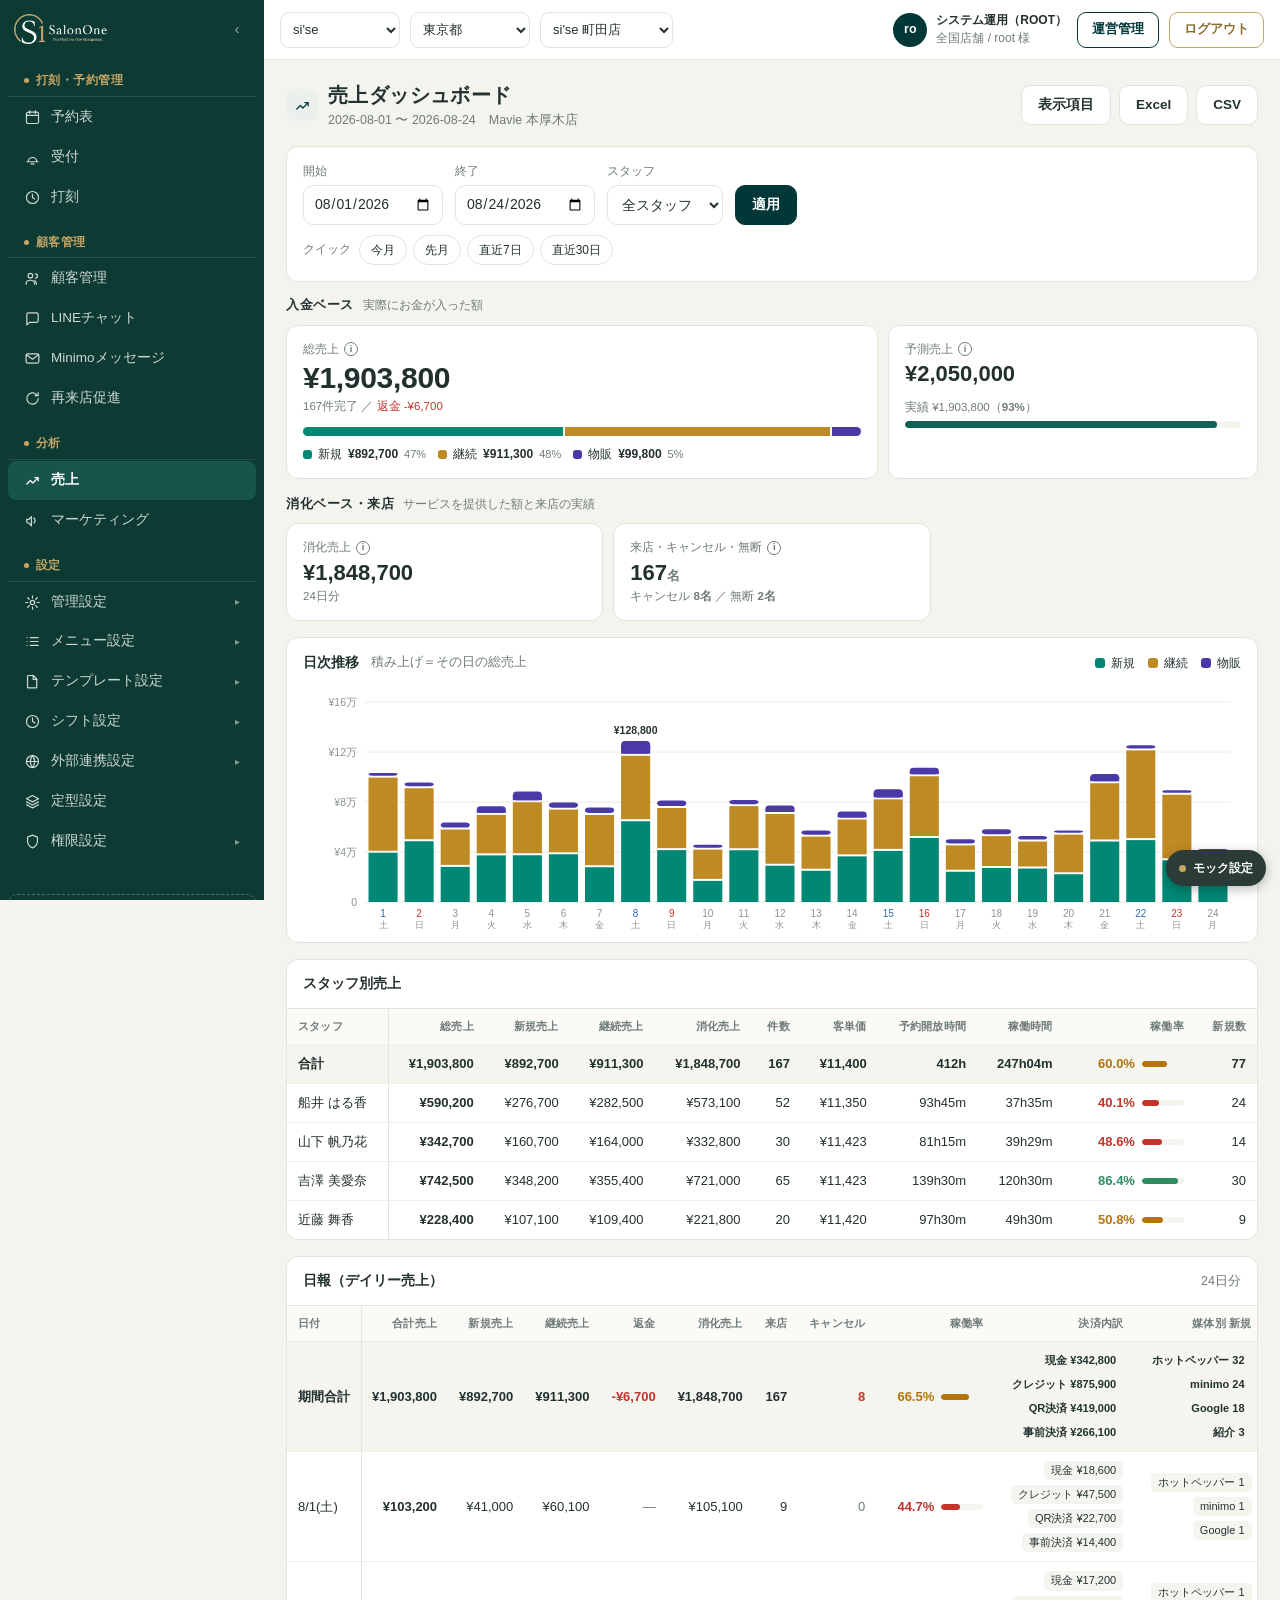
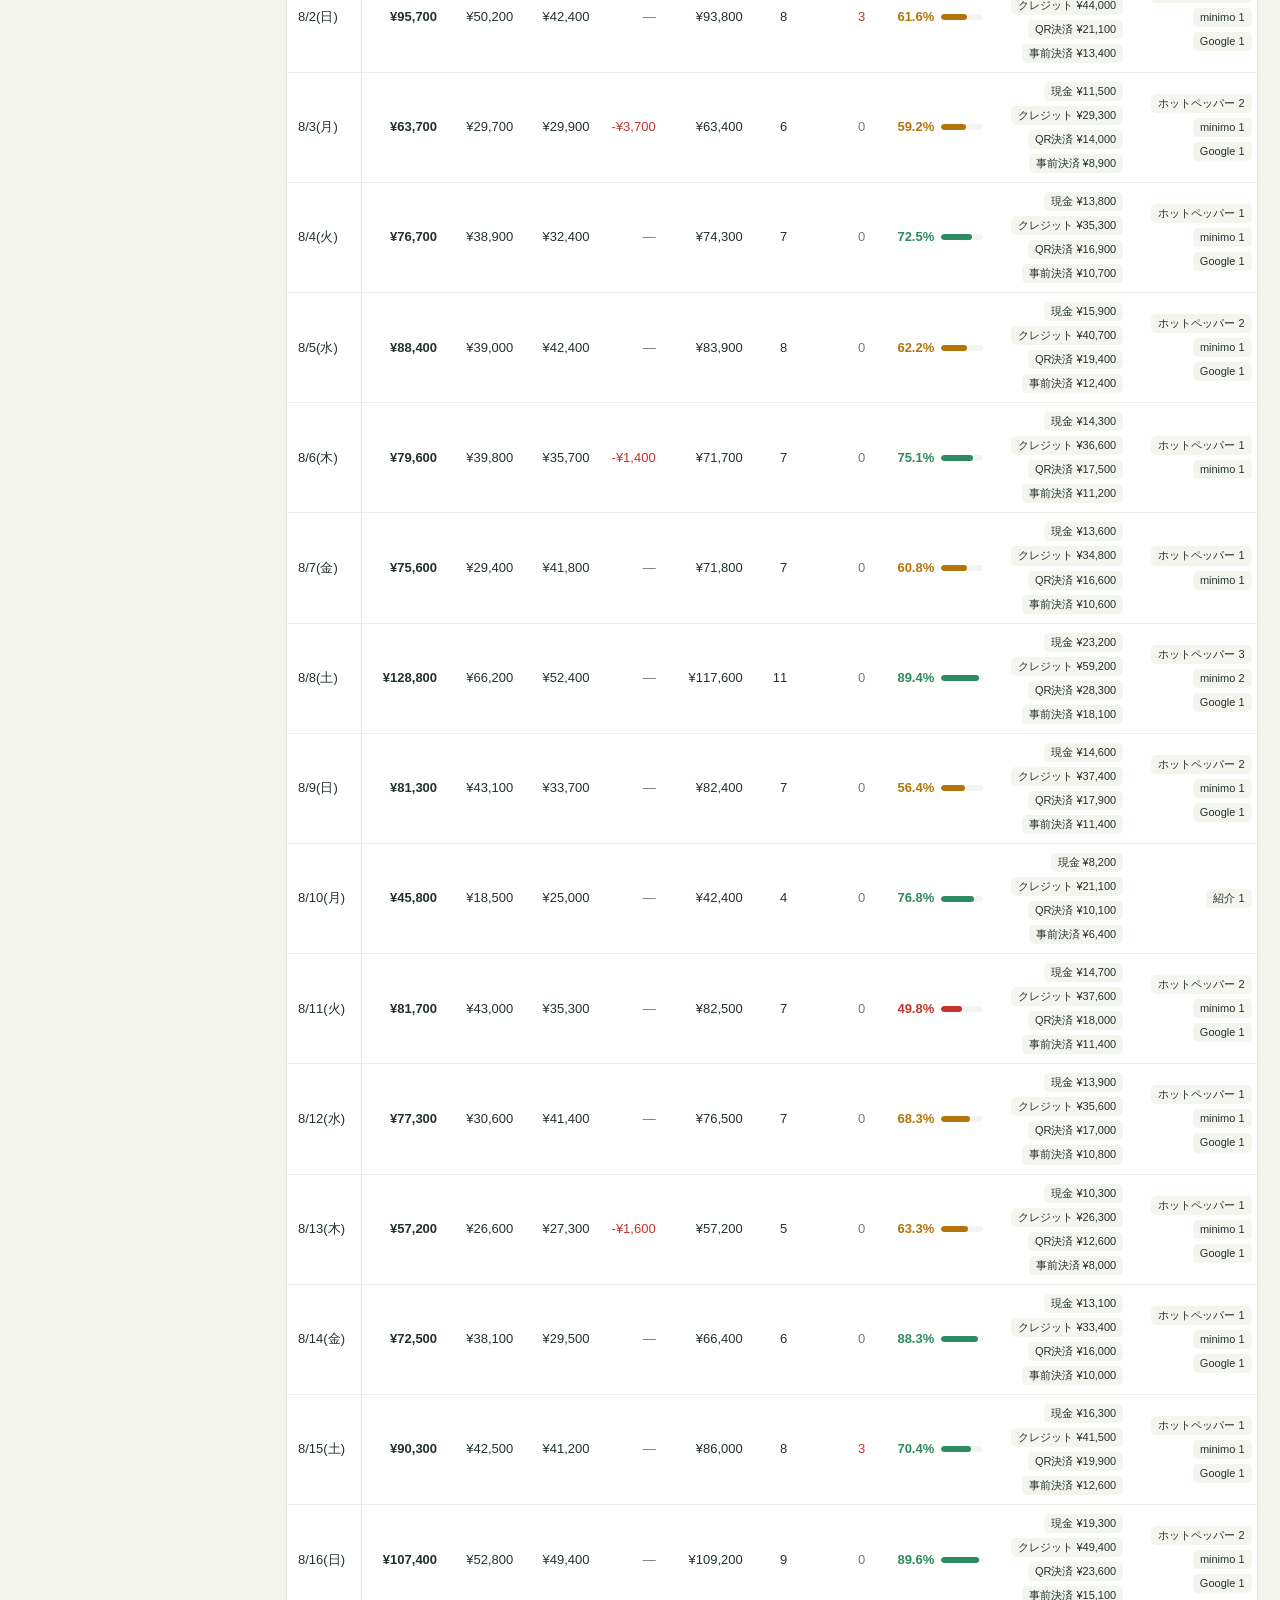
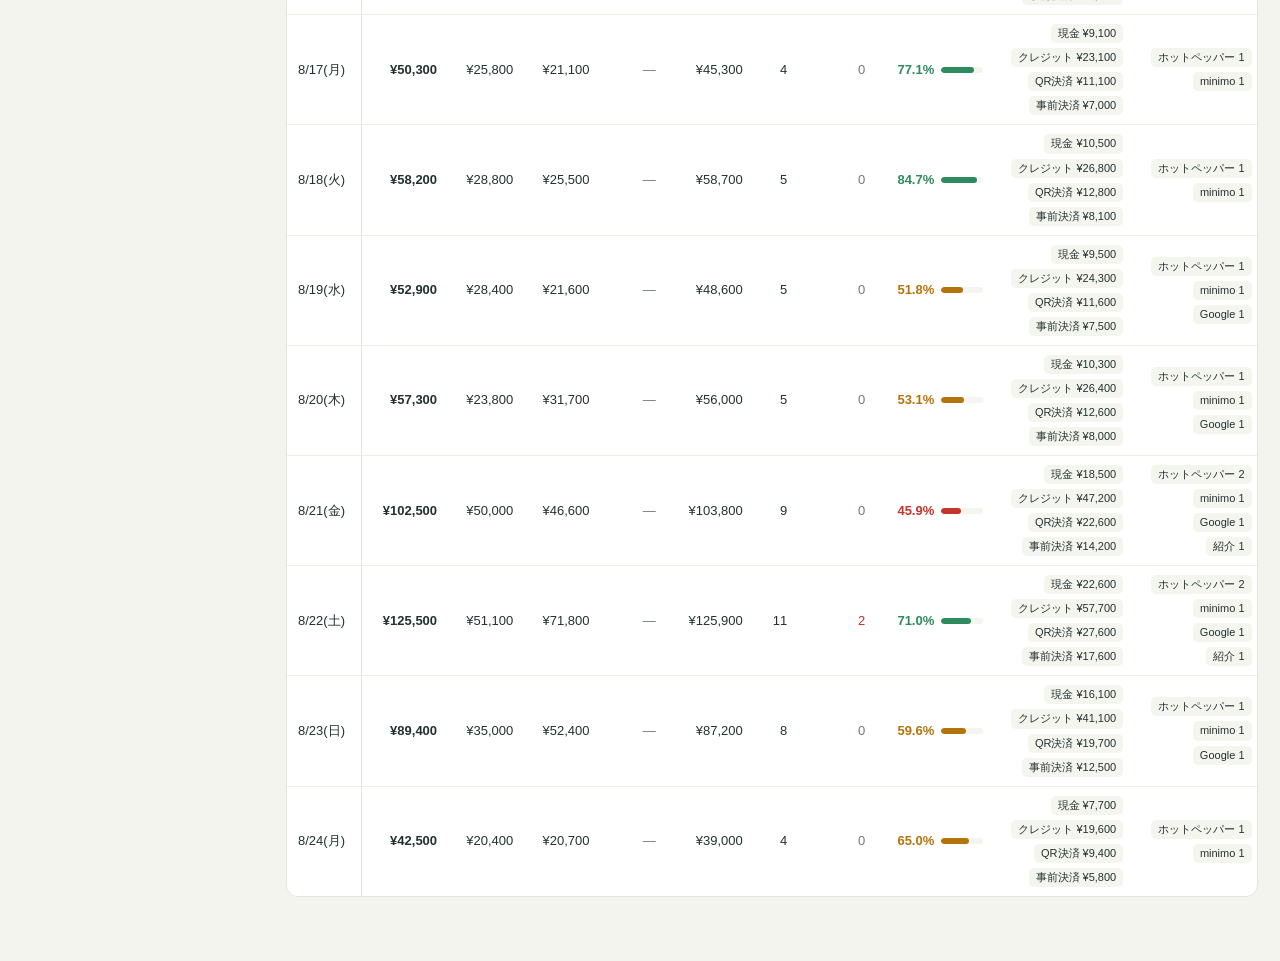
<file: screens/sales_dashboard.html>
<!DOCTYPE html>
<html lang="ja">
<head>
<meta charset="UTF-8">
<meta name="viewport" content="width=device-width, initial-scale=1">
<title>SalonOne｜売上ダッシュボード</title>
<!--
================================================================================
[売上ダッシュボード]  → 移植先: /sales
================================================================================
■ 現行UIからの主な変更

  1. 「入金売上」→「総売上」に改称（ご指示）

  2. 売上カードを2つのグループに分けた
     現行は6枚のカードが横一列で、どれとどれが足し引きの関係にあるのか読めない。
     実際には性質の違う2つの数え方が混ざっている。
       入金ベース … 実際にお金が入った額。総売上 = 新規 + 継続 + 物販 −返金
       消化ベース … サービスを提供した額。回数券・サブスクの利用分（回収分）を含む
     この2つは足し引きする関係にないので、見出しを付けて物理的に分けた。
     総売上には内訳バーを付け、新規/継続/物販の構成比をその場で読めるようにした。

  3. 表示項目の設定を追加（ご指示）
     物販を扱わない、回数券がない、口コミ連携していない等、店舗によって
     使わない項目がある。使わない列が並んでいると読む速度が落ちるため、
     店舗ごとに出す項目を選べるようにした。プリセット（シンプル/標準/すべて）付き。

  4. 「新規売上の集計対象」を表の中の▼から外に出した
     現行は表ヘッダーの中に隠れた▼で、ツールチップで操作方法を説明している。
     説明が要る操作は置き場所が間違っているので、表の上のセグメントに出した。
     使わない店舗が多いと思われるので、表示項目でオフにできる。

  5. 日次推移グラフを追加
     現行は24日分を24行の数字で読むしかなく、傾向が掴めない。
     新規/継続/物販の積み上げ棒にした。

  6. キャンセル「28 / 0」を2つの数値に分けた
     スラッシュ区切りは何と何かが読めない。「キャンセル28名」「無断0名」と明示。

  7. スタッフ名の列を固定した
     列が多く横スクロールすると、どの行が誰か分からなくなるため。
     合計行も表の先頭に置いた（末尾だとスクロールしないと見えない）。

■ グラフの配色について
  ブランド色（ティール#003737・ゴールド#C6A664）をそのまま系列色に使うと
  彩度が低く、塗りが灰色に見えるため検証で不合格になった。
  彩度を上げたうえで、以下を検証スクリプトに通して確定している。
    ライト #008874 / #BE8A24 / #4A3AA7
    ダーク #0E9078 / #B8892B / #7E71CF
  ティールとプラムの組み合わせは2型色覚でΔE2.5となり判別できないため不採用。
  凡例と直接ラベルを併用し、色だけに依存しない。

■ 確認したいこと
  ・「予測売上」の算出根拠が不明。達成率の分母として使ってよいか要確認
  ・「集計対象 1日目/2日目/3日目」の正確な定義が不明
  ・現行の注記「各指標・各集計項目は、予約間隔時間 ×100（小数点以下は2桁桁
    四捨五入）で表示しています」は、稼働率の定義が混入した誤記に見える。
    指標ごとに定義が違うため、注記ではなく各項目のⓘに個別に書いた。

■ API
  GET /api/sales?from=&to=&staff_id=      期間の集計（金額は円・整数で返す）
  GET /api/sales/daily?from=&to=          日次
  GET /api/sales/export?format=csv|xlsx   エクスポート
================================================================================
-->
<link rel="stylesheet" href="../assets/tokens.css">
<link rel="stylesheet" href="../assets/base.css">
<link rel="stylesheet" href="../assets/shell.css">
<style>
/* ---- グラフの系列色（検証スクリプトで確定。目視で変えないこと） ----
   このモック群は現行プロダクトに合わせて明るいテーマのみで作っている。
   ここでグラフだけダークに切り替わるようにすると、暗い背景で検証した色を
   明るい背景に乗せることになり、検証の意味が無くなる（実際に一度その状態を作って
   しまった）。プロダクトがダークテーマを持つときのために、検証済みの値だけ残す。

     ダーク用（背景 #182523 で全ペア検証済み）
       新規 #0E9078 / 継続 #B8892B / 物販 #7E71CF
       グリッド #2C3D3A / 軸 #94A5A1
   ------------------------------------------------------------------------- */
:root{
  --s-shinki:#008874; --s-keizoku:#BE8A24; --s-buppan:#4A3AA7;
  --chart-grid:#EAEAE2; --chart-axis:#8B958F;
}

.pagehead .right{margin-left:auto; display:flex; gap:8px; flex-wrap:wrap;}
.subtle{font-size:12.5px; color:var(--mut); font-variant-numeric:tabular-nums;}

/* ---- 期間フィルタ ---- */
.filters{display:flex; flex-wrap:wrap; gap:12px; align-items:flex-end;}
.fg{display:flex; flex-direction:column; gap:4px;}
.fg label{font-size:11.5px; color:var(--mut);}
.fg input, .fg select{height:40px; border:1px solid var(--line); border-radius:10px; background:#fff; padding:0 10px; color:var(--ink);}
.quick{display:flex; gap:6px; flex-wrap:wrap; margin-top:10px; align-items:center;}
.quick .l{font-size:11.5px; color:var(--mut); margin-right:2px;}
.qbtn{height:30px; padding:0 11px; border-radius:999px; border:1px solid var(--line);
  background:#fff; font-size:12px; color:var(--ink);}
.qbtn:hover{border-color:var(--teal-3);}
.qbtn.on{background:var(--teal); color:#fff; border-color:var(--teal);}

/* ---- KPIグループ ---- */
.grp{margin-bottom:16px;}
.grp-h{display:flex; align-items:baseline; gap:9px; margin-bottom:9px;}
.grp-h .t{font-size:12.5px; font-weight:700; letter-spacing:.04em;}
.grp-h .d{font-size:11.5px; color:var(--mut);}

.kpirow{display:grid; gap:10px; grid-template-columns:1.6fr 1fr;}
.kpirow.three{grid-template-columns:repeat(3,1fr);}
.card2{background:var(--paper); border:1px solid var(--line); border-radius:var(--r); padding:14px 16px;}
.card2 .lab{font-size:12px; color:var(--mut); display:flex; align-items:center; gap:5px;}
.card2 .big{font-size:30px; font-weight:700; line-height:1.15; margin-top:3px; letter-spacing:-.01em;}
.card2 .mid{font-size:22px; font-weight:700; line-height:1.2; margin-top:3px;}
.card2 .sub{font-size:11.5px; color:var(--mut); margin-top:2px; font-variant-numeric:tabular-nums;}
.card2 .neg{color:var(--danger);}

/* 内訳バー */
.mix{display:flex; height:9px; border-radius:999px; overflow:hidden; margin:12px 0 9px; background:var(--muted-bg);}
.mix i{display:block; height:100%;}
.mix i + i{margin-left:2px;}          /* 塗り同士は2pxの隙間で分ける（枠線は引かない） */
.mixleg{display:flex; flex-wrap:wrap; gap:12px;}
.mixleg span{display:flex; align-items:center; gap:6px; font-size:12px; font-variant-numeric:tabular-nums;}
.mixleg i{width:9px; height:9px; border-radius:3px; flex:0 0 auto;}
.mixleg b{font-weight:700;}
.mixleg em{font-style:normal; color:var(--mut); font-size:11px;}

/* 達成率 */
.goal{margin-top:11px;}
.goalbar{height:7px; border-radius:999px; background:var(--muted-bg); overflow:hidden;}
.goalbar i{display:block; height:100%; background:var(--teal-3); border-radius:999px;}

/* ---- グラフ ---- */
.chartcard{background:var(--paper); border:1px solid var(--line); border-radius:var(--r); padding:14px 16px 10px; margin-bottom:16px;}
.chart-h{display:flex; align-items:center; gap:12px; flex-wrap:wrap; margin-bottom:12px;}
.chart-h h3{margin:0; font-size:14px; font-weight:700;}
.legend{display:flex; gap:13px; flex-wrap:wrap; margin-left:auto;}
.legend span{display:flex; align-items:center; gap:6px; font-size:12px; color:var(--ink);}
.legend i{width:10px; height:10px; border-radius:3px; flex:0 0 auto;}
.chartwrap{position:relative;}
.chartwrap svg{display:block; width:100%;}
.tip{
  /* top/left を初期指定しないと静的位置（SVGの下）に置かれ、
     非表示でも親の高さを20px押し広げてしまう */
  position:absolute; top:6px; left:0;
  pointer-events:none; opacity:0; transition:opacity .1s;
  background:var(--paper); border:1px solid var(--line); border-radius:9px;
  box-shadow:0 6px 22px rgba(0,0,0,.16); padding:9px 11px; font-size:12px;
  min-width:158px; z-index:6;
}
.tip.on{opacity:1;}
.tip .d{font-weight:700; margin-bottom:5px;}
.tip .r{display:flex; align-items:center; gap:7px; margin-top:3px; font-variant-numeric:tabular-nums;}
.tip .r i{width:8px; height:8px; border-radius:2px; flex:0 0 auto;}
.tip .r .v{margin-left:auto; font-weight:700;}
.tip .tot{border-top:1px solid var(--line); margin-top:6px; padding-top:5px; display:flex; font-weight:700;}
.tip .tot .v{margin-left:auto;}

/* ---- テーブル ---- */
.tcard{background:var(--paper); border:1px solid var(--line); border-radius:var(--r); margin-bottom:16px; overflow:hidden;}
.tcard-h{display:flex; align-items:center; gap:12px; flex-wrap:wrap; padding:13px 16px; border-bottom:1px solid var(--line);}
.tcard-h h3{margin:0; font-size:14px; font-weight:700;}
.tscroll{overflow-x:auto;}
table.dt{width:100%; border-collapse:separate; border-spacing:0; font-size:13px; white-space:nowrap;}
table.dt th, table.dt td{padding:9px 11px; border-bottom:1px solid var(--line-2, #EFEFE8); text-align:right; font-variant-numeric:tabular-nums;}
table.dt th{background:#FAFAF6; font-size:11px; color:var(--mut); font-weight:700; letter-spacing:.02em; position:sticky; top:0; z-index:2;}
table.dt th.l, table.dt td.l{text-align:left;}
table.dt .stick{position:sticky; left:0; background:var(--paper); z-index:1; box-shadow:1px 0 0 var(--line);}
table.dt th.stick{background:#FAFAF6; z-index:3;}
table.dt tr.sum td{background:var(--muted-bg); font-weight:700;}
table.dt tr.sum td.stick{background:var(--muted-bg);}
table.dt tbody tr:last-child td{border-bottom:none;}
.pos{color:var(--ok);} .negv{color:var(--danger);}
.zero{color:var(--mut);}

/* 稼働率 */
.rate{display:inline-flex; align-items:center; gap:7px; justify-content:flex-end; min-width:96px;}
.rate .v{font-weight:700; min-width:44px; text-align:right;}
.ratebar{width:42px; height:6px; border-radius:999px; background:var(--muted-bg); overflow:hidden; flex:0 0 auto;}
.ratebar i{display:block; height:100%; border-radius:999px;}
.rate.low .v{color:var(--danger);}   .rate.low  .ratebar i{background:var(--danger);}
.rate.mid .v{color:var(--warn);}     .rate.mid  .ratebar i{background:var(--warn);}
.rate.high .v{color:var(--ok);}      .rate.high .ratebar i{background:var(--ok);}

/* 集計対象セグメント */
.seg2{display:flex; align-items:center; gap:8px; flex-wrap:wrap;}
.seg2 .l{font-size:11.5px; color:var(--mut);}
.seg2 .box{display:flex; border:1px solid var(--line); border-radius:9px; overflow:hidden; background:#fff;}
.seg2 .box button{height:32px; padding:0 13px; font-size:12.5px; color:var(--mut);}
.seg2 .box button.on{background:var(--teal); color:#fff; font-weight:700;}

/* 内訳チップ */
.chips{display:flex; gap:5px; flex-wrap:wrap; justify-content:flex-end;}
.chipv{font-size:11px; background:var(--muted-bg); border-radius:5px; padding:1px 7px; color:var(--ink); font-variant-numeric:tabular-nums;}

/* ---- 表示項目パネル ---- */
/* .mockbar(95)より前面に。下げると閉じるボタンが押せなくなる */
.drawer{position:fixed; inset:0; z-index:100; display:none;}
.drawer.show{display:block;}
.drawer .sc{position:absolute; inset:0; background:rgba(15,25,23,.42);}
.drawer .pn{
  position:absolute; right:0; top:0; bottom:0; width:min(400px,92vw);
  background:var(--paper); border-left:1px solid var(--line);
  display:flex; flex-direction:column; box-shadow:-8px 0 28px rgba(0,0,0,.18);
}
.drawer .ph{display:flex; align-items:center; gap:10px; padding:16px 18px 12px; border-bottom:1px solid var(--line);}
.drawer .ph h3{margin:0; font-size:15px;}
.drawer .ph .x{margin-left:auto; width:30px; height:30px; border-radius:8px; display:flex; align-items:center; justify-content:center; color:var(--mut); font-size:15px;}
.drawer .pb{flex:1; overflow-y:auto; padding:14px 18px 20px;}
.drawer .pf{padding:12px 18px calc(12px + env(safe-area-inset-bottom)); border-top:1px solid var(--line); display:flex; gap:8px;}
.drawer .pf .btn{flex:1; height:44px;}
.dnote{font-size:11.5px; color:var(--mut); line-height:1.6; margin:0 0 14px;}
.presets{display:flex; gap:6px; margin-bottom:16px;}
.presets button{flex:1; height:34px; border:1px solid var(--line); border-radius:8px; background:#fff; font-size:12.5px;}
.presets button:hover{border-color:var(--teal-3);}
.dsec{margin-bottom:18px;}
.dsec > h4{font-size:11.5px; letter-spacing:.06em; color:var(--mut); margin:0 0 8px; padding-bottom:6px; border-bottom:1px solid var(--line);}
.opt{display:flex; align-items:center; gap:10px; padding:7px 2px; cursor:pointer;}
.opt input{position:absolute; opacity:0; width:0; height:0;}
.opt .sw{width:36px; height:20px; border-radius:999px; background:#D8D8D0; position:relative; flex:0 0 auto; transition:background .15s;}
.opt .sw::after{content:''; position:absolute; top:2px; left:2px; width:16px; height:16px; border-radius:50%; background:#fff; box-shadow:0 1px 3px rgba(0,0,0,.25); transition:left .15s;}
.opt input:checked + .sw{background:var(--ok);}
.opt input:checked + .sw::after{left:18px;}
.opt .tx{font-size:13px;}
.opt .tx small{display:block; font-size:11px; color:var(--mut); margin-top:1px;}
.opt.locked{opacity:.55; cursor:not-allowed;}

/* ---- ツールチップ（ⓘ） ---- */
.info{
  display:inline-flex; align-items:center; justify-content:center;
  width:14px; height:14px; border-radius:50%; border:1px solid var(--mut);
  color:var(--mut); font-size:9.5px; font-weight:700; cursor:help; flex:0 0 auto;
  position:relative;
}
.info:hover, .info:focus-visible{border-color:var(--teal-3); color:var(--teal-3);}
.info::after{
  content:attr(data-tip); position:absolute; bottom:calc(100% + 7px); left:50%;
  transform:translateX(-50%); background:var(--ink); color:var(--paper);
  font-size:11.5px; font-weight:400; line-height:1.55; padding:7px 10px; border-radius:8px;
  width:max-content; max-width:250px; white-space:normal; text-align:left;
  opacity:0; pointer-events:none; transition:opacity .12s; z-index:20;
}
.info:hover::after, .info:focus-visible::after{opacity:1;}

@media (max-width:900px){
  .kpirow, .kpirow.three{grid-template-columns:1fr;}
  .card2 .big{font-size:26px;}
  .legend{margin-left:0; width:100%;}
}
</style>
</head>
<body>
<div id="shell"></div>

<!-- 表示項目パネル -->
<div class="drawer" id="drawer">
  <div class="sc" id="drawerSc"></div>
  <div class="pn" role="dialog" aria-modal="true" aria-labelledby="drawerTitle">
    <div class="ph"><h3 id="drawerTitle">表示項目</h3>
      <button class="x" id="drawerX" aria-label="閉じる">&#x2715;</button></div>
    <div class="pb" id="drawerBody"></div>
    <div class="pf">
      <button class="btn ghost" id="drawerReset">標準に戻す</button>
      <button class="btn solid" id="drawerDone">閉じる</button>
    </div>
  </div>
</div>

<div class="toast" id="toast" role="status"></div>

<script src="../assets/salesdata.js"></script>
<script src="../assets/shell.js"></script>
<script src="../assets/mockbar.js"></script>
<script src="./sales_dashboard.js"></script>
</body>
</html>
</file>
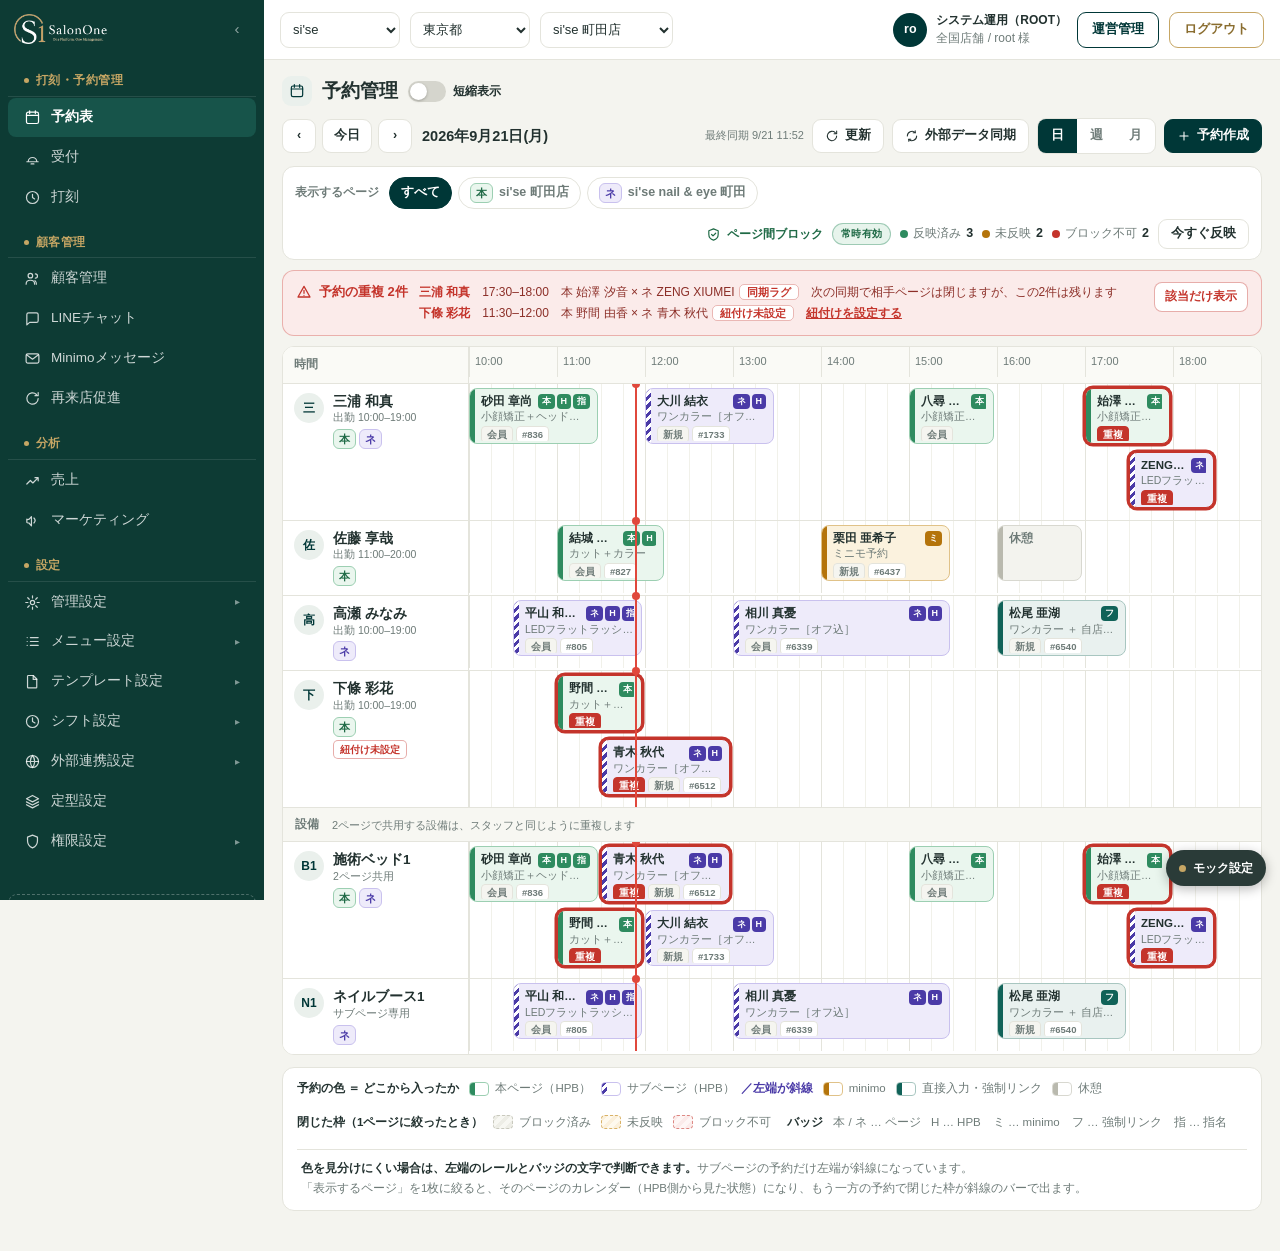
<file: screens/schedule_pc.html>
<!DOCTYPE html>
<html lang="ja">
<head>
<meta charset="UTF-8">
<meta name="viewport" content="width=device-width, initial-scale=1">
<title>SalonOne｜予約管理（PC）HPB 2ページ運用</title>
<!--
================================================================================
[予約表・PC]  HPBページが2枚あるときの予約表  → 移植先: /schedule（PC）
================================================================================
■ このモックの目的
  1つの店舗がHPBのページを2枚持つと、2枚が互いの予約を知らないまま
  同じスタッフ・同じ設備の同じ枠を売り続ける。最優先はこの重複を止めること。
  予約表でやることは2つある。

    (a) どちらのページから入った予約かを、一目で見分けられるようにする
    (b) 重複が起きていたら気づけるようにする（起きる前に止めるのが本命）

■ (a) サブページ予約の見分け方  ※色だけに依存しない

  ブロックの色は「どこから入った予約か」で決める。
      本ページ      緑    #2E8B5F
      サブページ    藍    #4A3AA7 ＋ 左端に斜線のレール
      minimo        金    #C6A664
      直接 / 強制リンク  ティール
      キャンセル    桃 ／ 休憩 灰

  現行画面は色が「新規／予約中」の状態を表しているが、その情報は
  ブロック内の「新規」「会員」タグと重複している。
  色は1つの意味にしか使えないので、タグで言えている状態ではなく、
  タグで言えていない「どのページから来たか」に割り当てた。

  そのうえで色だけに頼らないよう、次を併用する。
      ・左端の斜線レール（サブページのみ）
      ・ページバッジ「本」「ネ」の文字
      ・凡例

■ (b) ページ間ブロック（重複防止）※常時有効・ON/OFFなし
  片方に予約が入ったら、もう一方の同じ行・同じ時間帯を自動で閉じる。
  上部の帯に、その日の反映状況を出す。

      反映済み      相手ページの枠は閉じている
      未反映        次の同期で閉じる（現行10分間隔）。この隙間が重複の発生源
      ブロック不可  紐付け未設定。閉じるべき枠のIDが分からない ＝ 事故る

  「表示するページ」を1枚に絞ると、そのページのカレンダー（＝HPB側から見た状態）
  になり、閉じた枠が斜線で出る。ブロックが効いていることを目で確認できる。

■ ダミーデータに入れてある2種類の重複
  どちらも原因が違うので、出し分けて確認できるようにしてある。

    三浦 17:00–18:30  … 同期ラグ中に両ページへ着信（block.state='pending'）
                        → 運用で詰めるしかない。同期間隔の短縮が効く
    下條 11:00–13:00  … サブページが紐付け未設定（block.state='unmapped'）
                        → 紐付ければ起きない。HPB連携の紐付け設定へ誘導する

■ 実装定数
  DAY_START=10:00 / DAY_END=20:00 / PX15=22px（短縮表示は13px）
  時刻は「0:00からの分(int)」で保持し、描画時のみpxへ変換する。

■ 重なりの積み上げ
  同じ行で時間が重なる予約は、行の中で段に分けて積む（貪欲法）。
  重ねて描くと、重複しているという一番見せたい事実が隠れる。

■ API案
  GET  /api/stores/:sid/reservations?date=YYYY-MM-DD        page_id を含めて返す
  GET  /api/stores/:sid/slot-blocks?date=YYYY-MM-DD
  POST /api/stores/:sid/hpb-pages/sync                      「今すぐ反映」
  GET  /api/stores/:sid/reservation-conflicts?date=YYYY-MM-DD

■ 確認したいこと
  ・重複を検知したとき、どちらのページの予約を残すかの既定（先着？本ページ優先？）
  ・ブロックした枠をHPB側でどう表現するか（予約として入れる／受付停止にする）
  ・同期間隔10分を短縮できるか。ここが重複の発生窓そのもの
================================================================================
-->
<link rel="stylesheet" href="../assets/tokens.css">
<link rel="stylesheet" href="../assets/base.css">
<link rel="stylesheet" href="../assets/shell.css">
<style>
:root{
  --sub:#4A3AA7; --sub-soft:#EEEBFA; --sub-line:#C9C1EE;
  --main-c:#2E8B5F; --main-soft:#EAF6EE; --main-line:#9CCFB2;
  --mini:#B4740B; --mini-soft:#FBF2DE; --mini-line:#E0C288;
  --dir:#106258;  --dir-soft:#E9F1EF;  --dir-line:#A8C6C0;
}
.main{padding:16px 18px 40px;}

/* ---------- 見出し・ツールバー ---------- */
.ph2{display:flex; align-items:center; gap:10px; margin-bottom:12px; flex-wrap:wrap;}
.ph2 .ic{
  width:30px; height:30px; border-radius:9px; background:#EAF0EC;
  display:flex; align-items:center; justify-content:center; flex:0 0 auto;
}
.ph2 .ic svg{width:16px; height:16px; stroke:var(--teal); fill:none; stroke-width:1.8; stroke-linecap:round; stroke-linejoin:round;}
.ph2 h1{margin:0; font-size:19px;}

.sw{display:inline-flex; align-items:center; gap:7px; cursor:pointer;}
.sw input{position:absolute; opacity:0; width:0; height:0;}
.sw i{
  width:38px; height:21px; border-radius:999px; background:#D5D5CD; position:relative;
  flex:0 0 auto; transition:background .15s;
}
.sw i::after{
  content:''; position:absolute; top:2px; left:2px; width:17px; height:17px; border-radius:50%;
  background:#fff; box-shadow:0 1px 3px rgba(0,0,0,.25); transition:left .15s;
}
.sw input:checked + i{background:var(--gold);}
.sw input:checked + i::after{left:19px;}
.sw input:focus-visible + i{outline:2px solid var(--teal-3); outline-offset:2px;}
.sw span{font-size:12px; font-weight:600;}

.bar{display:flex; align-items:center; gap:8px; margin-bottom:12px; flex-wrap:wrap;}
.nav{display:flex; align-items:center; gap:6px;}
.nav button{
  height:34px; min-width:34px; padding:0 11px; border:1px solid var(--line); border-radius:9px;
  background:#fff; font-size:12.5px; font-weight:600;
}
.nav .d{font-size:14.5px; font-weight:700; margin-left:4px;}
.bar .sp{flex:1;}
.tbtn{
  height:34px; padding:0 12px; border:1px solid var(--line); border-radius:9px; background:#fff;
  font-size:12.5px; font-weight:600; display:inline-flex; align-items:center; gap:6px; white-space:nowrap;
}
.tbtn svg{width:14px; height:14px; stroke:currentColor; fill:none; stroke-width:1.8; stroke-linecap:round; stroke-linejoin:round;}
.tbtn.solid{background:var(--teal); color:#fff; border-color:var(--teal);}
.seg{display:inline-flex; border:1px solid var(--line); border-radius:9px; overflow:hidden; background:#fff;}
.seg button{height:34px; padding:0 13px; font-size:12.5px; font-weight:600; color:var(--mut);}
.seg button.on{background:var(--teal); color:#fff;}
.lastsync{font-size:11px; color:var(--mut); white-space:nowrap;}

/* ---------- ページ切替・ブロック状況 ---------- */
.pgbar{
  display:flex; align-items:center; gap:10px; flex-wrap:wrap;
  background:var(--paper); border:1px solid var(--line); border-radius:var(--r);
  padding:10px 12px; margin-bottom:10px;
}
.pgbar .lb{font-size:11.5px; color:var(--mut); font-weight:600;}
.pgseg{display:inline-flex; gap:6px; flex-wrap:wrap;}
.pgseg button{
  height:32px; padding:0 11px; border:1px solid var(--line); border-radius:999px; background:#fff;
  font-size:12.5px; font-weight:600; color:var(--mut); display:inline-flex; align-items:center; gap:6px;
}
.pgseg button.on{background:var(--teal); border-color:var(--teal); color:#fff;}
.pgseg button.on .pgbadge{background:rgba(255,255,255,.2); color:#fff; border-color:transparent;}
.pgbadge{
  display:inline-flex; align-items:center; justify-content:center; min-width:21px; height:20px;
  border-radius:6px; font-size:10.5px; font-weight:700; padding:0 5px; flex:0 0 auto;
}
.pgbadge.main{background:var(--main-soft); color:#1F6A46; border:1px solid var(--main-line);}
.pgbadge.sub{background:var(--sub-soft); color:var(--sub); border:1px solid var(--sub-line);}

.blockstat{display:flex; align-items:center; gap:9px; flex-wrap:wrap; margin-left:auto;}
.blockstat .shield{
  display:inline-flex; align-items:center; gap:6px; font-size:12px; font-weight:700; color:#1F6A46;
}
.blockstat .shield svg{width:15px; height:15px; stroke:#1F6A46; fill:none; stroke-width:1.9; stroke-linecap:round; stroke-linejoin:round;}
.blockstat .always{
  font-size:10px; font-weight:700; letter-spacing:.03em; color:#1F6A46; background:var(--ok-soft);
  border:1px solid rgba(46,139,95,.4); border-radius:999px; padding:2px 8px;
}
.cnt{font-size:11.5px; color:var(--mut); display:inline-flex; align-items:center; gap:5px; white-space:nowrap;}
.cnt b{font-size:12.5px; color:var(--ink);}
.cnt .dot{width:8px; height:8px; border-radius:50%; flex:0 0 auto;}
.cnt .dot.done{background:var(--ok);}
.cnt .dot.pend{background:var(--warn);}
.cnt .dot.ng{background:var(--danger);}

/* ---------- 重複アラート ---------- */
.conflict{
  display:flex; align-items:flex-start; gap:11px; flex-wrap:wrap;
  background:var(--danger-soft); border:1px solid rgba(196,52,43,.32);
  border-radius:var(--r); padding:11px 13px; margin-bottom:10px;
}
.conflict .hd{font-size:13px; font-weight:700; color:var(--danger); display:flex; align-items:center; gap:7px; white-space:nowrap;}
.conflict .hd svg{width:16px; height:16px; stroke:var(--danger); fill:none; stroke-width:1.9; stroke-linecap:round; stroke-linejoin:round;}
.conflict ul{margin:0; padding:0; list-style:none; flex:1; min-width:280px;}
.conflict li{font-size:12px; color:#8C2F28; line-height:1.75;}
.conflict li b{color:var(--danger);}
.conflict li .cause{
  font-size:10.5px; font-weight:700; border-radius:5px; padding:1px 7px; margin-left:4px;
  background:#fff; border:1px solid rgba(196,52,43,.35); color:var(--danger);
}
.conflict li a{color:var(--danger); font-weight:700;}
.conflict .jump{
  font-size:11.5px; font-weight:700; color:var(--danger); border:1px solid rgba(196,52,43,.4);
  border-radius:8px; padding:5px 10px; background:#fff; white-space:nowrap;
}

/* ---------- タイムライン ---------- */
.tlwrap{
  background:var(--paper); border:1px solid var(--line); border-radius:var(--r);
  overflow:auto; position:relative;
}
.tl{position:relative; min-width:max-content;}

.tlrow{display:flex; border-bottom:1px solid var(--line); position:relative;}
.tlrow:last-child{border-bottom:none;}

.lane-h{
  width:186px; flex:0 0 186px; padding:9px 11px; border-right:1px solid var(--line);
  background:#fff; position:sticky; left:0; z-index:6; display:flex; gap:9px; align-items:flex-start;
}
.lane-h .av{
  width:30px; height:30px; border-radius:50%; background:#EAF0EC; color:var(--teal);
  display:flex; align-items:center; justify-content:center; font-size:12px; font-weight:700; flex:0 0 auto;
}
.lane-h .nm{font-size:13.5px; font-weight:700; line-height:1.3;}
.lane-h .sh{font-size:10.5px; color:var(--mut); line-height:1.5;}
.lane-h .pgs{display:flex; gap:3px; margin-top:3px;}
.lane-h .warn{
  font-size:10px; font-weight:700; color:var(--danger); border:1px solid rgba(196,52,43,.4);
  border-radius:5px; padding:1px 6px; background:#fff; display:inline-block; margin-top:3px;
}

.track{position:relative; flex:1 1 auto;}

/* 目盛り（ヘッダー） */
.tlhead{display:flex; border-bottom:1px solid var(--line); background:#FAFAF6; position:sticky; top:0; z-index:8;}
.tlhead .lane-h{background:#FAFAF6; align-items:center; font-size:11.5px; color:var(--mut); font-weight:600;}
.tlhead .track{height:30px;}
.hourlab{
  position:absolute; top:0; height:30px; display:flex; align-items:center;
  font-size:11px; color:var(--mut); font-variant-numeric:tabular-nums; padding-left:5px;
  border-left:1px solid var(--line);
}

/* 背景の縦罫 */
.grid{position:absolute; inset:0; pointer-events:none;}
.grid i{position:absolute; top:0; bottom:0; width:1px; background:var(--line);}
.grid i.q{background:#F1F1EA;}
.nowline{position:absolute; top:0; bottom:0; width:2px; background:#E0483C; z-index:5; pointer-events:none;}
.nowline::before{
  content:''; position:absolute; top:-4px; left:-3px; width:8px; height:8px; border-radius:50%; background:#E0483C;
}

/* 予約ブロック */
.blk{
  position:absolute; border-radius:8px; border:1.5px solid; background:#fff; overflow:hidden;
  padding:5px 7px 5px 11px; cursor:pointer; box-sizing:border-box;
}
.blk .rail{position:absolute; left:0; top:0; bottom:0; width:5px;}
/* 名前とバッジは同じ行に流す。バッジを絶対配置にすると長い名前に重なる */
.blk .top{display:flex; align-items:center; gap:4px; min-width:0;}
.blk .nm{
  /* バッジより名前を優先して残す。min-width を切ると名前が丸ごと消える */
  flex:1 1 auto; min-width:4em; font-size:11.5px; font-weight:700; line-height:1.35;
  white-space:nowrap; overflow:hidden; text-overflow:ellipsis;
}
.blk .mn{font-size:10.5px; color:var(--mut); line-height:1.35; white-space:nowrap; overflow:hidden; text-overflow:ellipsis;}
.blk .tg{display:flex; gap:3px; margin-top:2px; flex-wrap:wrap; overflow:hidden; height:15px;}
.blk .tg span{
  font-size:9.5px; font-weight:700; border-radius:4px; padding:0 5px; line-height:15px;
  background:var(--muted-bg); color:var(--mut); border:1px solid var(--line); white-space:nowrap;
}
.blk .tg span.code{background:#fff;}
.blk .tg span.cf{background:var(--danger); color:#fff; border-color:var(--danger);}
/* 幅が足りないときは右から欠ける。並び順は 重複 → ページ → 流入元 → 指名 */
.blk .bdg{flex:0 1 auto; min-width:0; display:flex; gap:2px; overflow:hidden;}
.blk .bdg span{
  font-size:9px; font-weight:700; border-radius:4px; padding:0 4px; line-height:15px; color:#fff;
  white-space:nowrap;
}
.blk.compact{padding:4px 6px 4px 11px;}
.blk.compact .mn, .blk.compact .tg{display:none;}

.blk.p-main{border-color:var(--main-line); background:var(--main-soft);}
.blk.p-main .rail{background:var(--main-c);}
.blk.p-main .bdg .pg{background:var(--main-c);}

.blk.p-sub{border-color:var(--sub-line); background:var(--sub-soft);}
/* 斜線レール。色を見分けられない場合でもサブページだと分かるようにする */
.blk.p-sub .rail{
  background:repeating-linear-gradient(135deg, var(--sub) 0 3px, #fff 3px 6px);
}
.blk.p-sub .bdg .pg{background:var(--sub);}

.blk.p-mini{border-color:var(--mini-line); background:var(--mini-soft);}
.blk.p-mini .rail{background:var(--mini);}
.blk.p-mini .bdg .pg{background:var(--mini);}

.blk.p-dir{border-color:var(--dir-line); background:var(--dir-soft);}
.blk.p-dir .rail{background:var(--dir);}
.blk.p-dir .bdg .pg{background:var(--dir);}

.blk.p-break{border-color:#D8D8D0; background:#F3F3EE;}
.blk.p-break .rail{background:#B9B9AE;}
.blk.p-break .nm{color:var(--mut);}

/* 重複しているブロック */
.blk.conf{box-shadow:0 0 0 2.5px var(--danger); border-color:var(--danger);}
.blk.hidden{display:none;}

/* ブロック（閉じた枠） */
.blockbar{
  position:absolute; border-radius:8px; box-sizing:border-box; padding:5px 8px;
  display:flex; align-items:center; gap:6px; font-size:10.5px; font-weight:700; overflow:hidden;
}
.blockbar.done{
  background:repeating-linear-gradient(135deg,#EDEDE6 0 6px,#F7F7F2 6px 12px);
  border:1.5px dashed #C9C9BE; color:#78837F;
}
.blockbar.pending{
  background:repeating-linear-gradient(135deg,#FBF0DC 0 6px,#FEF9EE 6px 12px);
  border:1.5px dashed #D9B267; color:#8A6410;
}
.blockbar.unmapped{
  background:repeating-linear-gradient(135deg,#FBEBEA 0 6px,#FEF6F5 6px 12px);
  border:1.5px dashed rgba(196,52,43,.55); color:var(--danger);
}
.blockbar .t{white-space:nowrap; overflow:hidden; text-overflow:ellipsis;}

/* そのページに出していない行 */
.tlrow.notonpage .lane-h{opacity:.55;}
.offpage{
  position:absolute; left:10px; top:50%; transform:translateY(-50%);
  font-size:11.5px; color:var(--mut); background:#fff; border:1px dashed var(--line);
  border-radius:8px; padding:4px 10px;
}

/* 行グループ見出し */
.grouphd{
  display:flex; align-items:center; gap:9px; padding:7px 12px; background:#F7F7F2;
  border-bottom:1px solid var(--line); font-size:11.5px; font-weight:700; color:var(--mut);
  position:sticky; left:0; z-index:7;
}
.grouphd .note{font-weight:500; color:var(--mut); font-size:11px;}
.grouphd button{
  margin-left:auto; font-size:11.5px; color:var(--teal-3); font-weight:600;
}

/* ---------- 凡例 ---------- */
.legend{
  display:flex; gap:16px; flex-wrap:wrap; align-items:flex-start;
  background:var(--paper); border:1px solid var(--line); border-radius:var(--r);
  padding:12px 14px; margin-top:12px; font-size:11.5px; color:var(--mut);
}
.legend .grp{display:flex; gap:10px; flex-wrap:wrap; align-items:center;}
.legend .grp .t{font-weight:700; color:var(--ink); font-size:11.5px;}
.legend .k{display:inline-flex; align-items:center; gap:6px; white-space:nowrap;}
.legend .sw2{width:20px; height:14px; border-radius:4px; border:1.5px solid; flex:0 0 auto; position:relative; overflow:hidden;}
.legend .sw2 i{position:absolute; left:0; top:0; bottom:0; width:5px;}
.legend .note{width:100%; line-height:1.7; border-top:1px solid var(--line); padding-top:9px; margin-top:2px;}
.legend .note b{color:var(--ink);}

/* ---------- 予約の詳細 ---------- */
.det .row{display:flex; gap:10px; font-size:12.5px; padding:6px 0; border-bottom:1px solid var(--line);}
.det .row:last-child{border-bottom:none;}
.det .row .k{width:92px; flex:0 0 92px; color:var(--mut); font-size:11.5px;}
.det .row .v{flex:1;}
.det .warnbox{
  background:var(--danger-soft); border:1px solid rgba(196,52,43,.3); border-radius:10px;
  padding:10px 12px; font-size:12px; color:#8C2F28; line-height:1.7; margin:10px 0 2px;
}
.det .okbox{
  background:var(--ok-soft); border:1px solid rgba(46,139,95,.3); border-radius:10px;
  padding:10px 12px; font-size:12px; color:#2C5E48; line-height:1.7; margin:10px 0 2px;
}
.det a{color:var(--teal-3); font-weight:700;}

@media (max-width:900px){
  .lane-h{width:140px; flex:0 0 140px;}
  .blockstat{margin-left:0; width:100%;}
}
</style>
</head>
<body>
<div id="shell"></div>

<!-- 予約詳細 -->
<div class="mask" id="mask">
  <div class="modal" role="dialog" aria-modal="true" aria-labelledby="dTitle">
    <h3 id="dTitle">—</h3>
    <div class="mdate" id="dSub">—</div>
    <div class="det" id="dBody"></div>
    <div class="mactions" style="margin-top:14px">
      <button class="btn ghost" id="dClose">閉じる</button>
    </div>
  </div>
</div>

<div class="toast" id="toast" role="status"></div>

<script src="../assets/hpbdata.js"></script>
<script src="../assets/shell.js"></script>
<script src="../assets/mockbar.js"></script>
<script src="./schedule_pc.js"></script>
</body>
</html>
</file>
<file: assets/tokens.css>
/* ============================================================================
   SalonOne デザイントークン
   ----------------------------------------------------------------------------
   ここは「値の定義だけ」を置く。レイアウトやコンポーネントの見た目は base.css へ。
   Next.js 移植時は、この1ファイルが tailwind.config.js の theme.extend に
   1対1で対応する。既存トークン名がある場合はそちらに合わせて読み替えること。

     --teal      #003737  brand-sub    サイドバー・主要ボタン
     --teal-3    #106258  focus/link   フォーカスリング・リンク
     --gold      #C6A664  brand        アクセント・トグル・枠線
     --cream     #F4F4EF  base-bg      画面の地色
     --paper     #FFFFFF  surface      カード背景
     --line      #E4E4DC  border       ボーダー
     --mut       #6E7B78  text-muted   補助テキスト
     --pink      #F43F5E  minimo       minimo連携枠
     --ok/warn/danger      状態色（成功・注意・エラー）
   ========================================================================== */
:root{
  /* ブランド */
  --teal:#003737;  --teal-2:#0B4A45;  --teal-3:#106258;
  --gold:#C6A664;  --gold-soft:#F3E9D5;

  /* 面・線・文字 */
  --cream:#F4F4EF; --paper:#FFFFFF;   --muted-bg:#F5F5F0;
  --ink:#22312F;   --mut:#6E7B78;     --line:#E4E4DC;

  /* 状態色（-soft は背景用の淡色） */
  --ok:#2E8B5F;     --ok-soft:#E7F4EC;
  --warn:#B4740B;   --warn-soft:#FBF0DC;
  --danger:#C4342B; --danger-soft:#FBEBEA;
  --info:#2F6DA8;   --info-soft:#E9F1F9;

  /* minimo連携枠 */
  --pink:#F43F5E;   --pink-soft:rgba(244,63,94,.13);

  /* かたち */
  --r-sm:8px; --r:12px; --r-lg:16px;

  /* 文字 */
  --font:"Hiragino Kaku Gothic ProN","Hiragino Sans","Noto Sans JP",
         "Yu Gothic UI","Yu Gothic",Meiryo,sans-serif;
}
</file>
<file: assets/base.css>
/* ============================================================================
   SalonOne モック共通スタイル（リセット＋共通パーツ）
   ----------------------------------------------------------------------------
   各画面で重複していた .btn / .card / .tag / .pill / モーダル / トースト を集約。
   移植時はこの単位がそのまま共通コンポーネントの候補になる。
   ========================================================================== */
*{box-sizing:border-box;}
html,body{margin:0; padding:0;}
body{
  background:var(--cream); color:var(--ink); font-family:var(--font);
  font-size:14px; line-height:1.55; -webkit-font-smoothing:antialiased;
}
button{font:inherit; color:inherit; background:none; border:none; padding:0; cursor:pointer;}
input,select,textarea{font:inherit; color:inherit;}
button:focus-visible, select:focus-visible, input:focus-visible, textarea:focus-visible,
a:focus-visible{outline:2px solid var(--teal-3); outline-offset:2px;}
.tnum,.mono{font-variant-numeric:tabular-nums;}
.dash{color:#C3CBC9;}
.sr-only{position:absolute; width:1px; height:1px; overflow:hidden; clip:rect(0 0 0 0); white-space:nowrap;}

/* ---------- カード ---------- */
.card{
  background:var(--paper); border:1px solid var(--line); border-radius:var(--r);
  padding:16px; margin-bottom:14px;
}
.card > h2{
  margin:0 0 12px; font-size:15px; font-weight:700; letter-spacing:.02em;
  display:flex; align-items:center; gap:8px; flex-wrap:wrap;
}
.card > h2 .sub{font-size:12px; font-weight:400; color:var(--mut);}

/* ---------- ボタン ---------- */
.btn{
  height:40px; padding:0 16px; border-radius:10px; font-size:13.5px; font-weight:600;
  display:inline-flex; align-items:center; justify-content:center; gap:7px;
  border:1px solid var(--line); background:#fff; white-space:nowrap;
}
.btn.solid{background:var(--teal); color:#fff; border-color:var(--teal);}
.btn.solid:disabled{background:#B9C4C1; border-color:#B9C4C1; cursor:not-allowed;}
.btn.ghost{background:#fff;}
.btn.danger{color:var(--danger); border-color:rgba(196,52,43,.45);}

/* ---------- バッジ・タグ ---------- */
.tag{font-size:10.5px; font-weight:700; border-radius:6px; padding:2px 8px; white-space:nowrap; display:inline-block;}
.tag.miss{background:#fff; color:var(--danger); border:1px solid rgba(196,52,43,.4);}
.tag.edited{background:var(--info-soft); color:var(--info);}
.tag.ot{background:var(--warn-soft); color:var(--warn);}
.tag.off{background:var(--muted-bg); color:var(--mut);}

.pill{
  display:inline-flex; align-items:center; gap:6px; border-radius:999px;
  padding:4px 14px; font-size:12px; font-weight:700;
}
.pill::before{content:''; width:7px; height:7px; border-radius:50%; background:currentColor;}
.pill.none{background:var(--muted-bg); color:var(--mut);}
.pill.working{background:var(--ok-soft); color:var(--ok);}
.pill.break{background:var(--warn-soft); color:var(--warn);}
.pill.done{background:var(--info-soft); color:var(--info);}

/* ---------- アラート帯 ---------- */
.alertbar{
  display:flex; align-items:center; gap:10px; background:var(--danger-soft);
  border:1px solid rgba(196,52,43,.3); color:var(--danger);
  border-radius:var(--r); padding:11px 14px; margin-bottom:14px; font-size:13px;
  flex-wrap:wrap;
}
.alertbar .go{margin-left:auto; text-decoration:underline; color:var(--danger); font-weight:600; white-space:nowrap;}

/* ---------- モーダル ---------- */
.mask{
  /* モック用の浮動パネル(.mockbar, z-index:95)より前面に出す。
     下げるとモーダルの操作ボタンが隠れて押せなくなる */
  position:fixed; inset:0; background:rgba(20,30,28,.45); z-index:100;
  display:none; align-items:flex-end; justify-content:center;
}
.mask.show{display:flex;}
@media (min-width:600px){ .mask.show{align-items:center;} }
.modal{
  background:#fff; width:100%; max-width:460px; border-radius:var(--r-lg) var(--r-lg) 0 0;
  padding:18px 18px calc(18px + env(safe-area-inset-bottom));
  max-height:92vh; overflow-y:auto;
}
@media (min-width:600px){ .modal{border-radius:var(--r-lg);} }
.modal h3{margin:0 0 4px; font-size:16px;}
.modal .mdate{font-size:12.5px; color:var(--mut); margin-bottom:14px;}
.mgrid{display:grid; grid-template-columns:1fr 1fr; gap:10px;}
.mfield{margin-bottom:12px;}
.mfield label{display:block; font-size:11.5px; color:var(--mut); margin-bottom:4px;}
.mfield input, .mfield textarea, .mfield select{
  width:100%; border:1px solid var(--line); border-radius:10px; background:#fff;
  padding:9px 10px; height:42px;
}
.mfield textarea{height:70px; resize:vertical; font-family:inherit;}
.calcline{
  background:var(--muted-bg); border-radius:10px; padding:10px 12px; font-size:13px;
  display:flex; justify-content:space-between; align-items:center; margin-bottom:12px;
}
.calcline b{font-size:15px;}
.err{color:var(--danger); font-size:12px; margin:-6px 0 10px; display:none;}
.err.show{display:block;}
.mactions{display:flex; gap:8px;}
.mactions .btn{flex:1; height:46px;}

/* ---------- トースト ---------- */
.toast{
  position:fixed; left:50%; bottom:26px; transform:translate(-50%,16px);
  background:var(--teal); color:#fff; font-size:13px; padding:10px 18px;
  border-radius:10px; box-shadow:0 6px 18px rgba(0,0,0,.25);
  opacity:0; pointer-events:none; transition:.2s; z-index:90; max-width:88%; text-align:center;
}
.toast.show{opacity:1; transform:translate(-50%,0);}

.note{font-size:11.5px; color:var(--mut); padding:2px 4px 0;}
</file>
<file: assets/shell.css>
/* ============================================================================
   SalonOne 管理画面シェル（サイドバー＋上部バー）
   ----------------------------------------------------------------------------
   現行画面のスクリーンショットに合わせた共通の外枠。
   打刻・予約表・勤怠管理はすべてこのシェルの中に入る。
   移植先は App Router の app/(admin)/layout.tsx 相当。

   ※ サイドバーの背景色はスクショからの目視合わせです。
      正確な値は既存の Tailwind トークンに差し替えてください。
   ========================================================================== */
:root{
  --side-bg:#0D3B34;          /* サイドバー背景 */
  --side-on:#17544A;          /* 選択中の項目 */
  --side-txt:rgba(255,255,255,.80);
  --side-sec:#C6A664;         /* セクション見出し（ゴールド） */
  --side-w:264px;
  --topbar-h:60px;
}

.app{display:flex; min-height:100vh; align-items:stretch;}

/* ---------------- サイドバー ---------------- */
.side{
  width:var(--side-w); flex:0 0 auto; background:var(--side-bg); color:#fff;
  display:flex; flex-direction:column; overflow-y:auto;
  position:sticky; top:0; height:100vh;
}
.side-head{display:flex; align-items:center; gap:8px; padding:14px 14px 12px;}
.side-head img{height:30px; width:auto; display:block;}
.side-collapse{
  margin-left:auto; color:rgba(255,255,255,.55); width:26px; height:26px;
  display:flex; align-items:center; justify-content:center; border-radius:6px; font-size:15px;
}
.side-collapse:hover{background:rgba(255,255,255,.08); color:#fff;}

.side nav{padding:0 0 18px;}
.nav-sec{
  display:flex; align-items:center; gap:7px;
  color:var(--side-sec); font-size:11.5px; font-weight:600; letter-spacing:.04em;
  padding:16px 16px 6px; margin:0 8px; border-bottom:1px solid rgba(255,255,255,.10);
}
.nav-sec::before{content:''; width:5px; height:5px; border-radius:50%; background:var(--side-sec); flex:0 0 auto;}
.nav-item{
  display:flex; align-items:center; gap:10px; color:var(--side-txt);
  text-decoration:none; font-size:13.5px; padding:9px 16px; margin:1px 8px;
  border-radius:8px; cursor:pointer;
}
.nav-item:hover{background:rgba(255,255,255,.07); color:#fff;}
.nav-item.on{background:var(--side-on); color:#fff; font-weight:700;}
.nav-item svg{width:17px; height:17px; flex:0 0 auto; stroke:currentColor; fill:none; stroke-width:1.7; stroke-linecap:round; stroke-linejoin:round;}
.nav-item .caret{margin-left:auto; font-size:10px; opacity:.6;}
.nav-item.lv2{padding-left:30px; font-size:13px;}
.nav-item.lv3{padding-left:44px; font-size:13px;}

/* モック用の一覧への導線（製品には存在しない）。ナビとは見た目を分ける */
.side-index{
  margin:14px 8px 4px; padding:9px 12px; border-radius:9px;
  border:1px dashed rgba(255,255,255,.28); color:rgba(255,255,255,.72);
  text-decoration:none; font-size:12px; display:flex; align-items:center; gap:8px;
}
.side-index:hover{background:rgba(255,255,255,.07); color:#fff; border-color:rgba(255,255,255,.5);}
.side-index svg{width:14px; height:14px; stroke:currentColor; fill:none; stroke-width:1.7; flex:0 0 auto;}

/* ---------------- 上部バー ---------------- */
.body{flex:1; min-width:0; display:flex; flex-direction:column;}
.topbar{
  height:var(--topbar-h); flex:0 0 auto; background:#fff; border-bottom:1px solid var(--line);
  display:flex; align-items:center; gap:10px; padding:0 16px;
  position:sticky; top:0; z-index:35;
}
.topbar select{
  height:36px; border:1px solid var(--line); border-radius:9px; background:#fff;
  padding:0 8px; font-size:13px; min-width:120px;
}
.topbar .tb-right{margin-left:auto; display:flex; align-items:center; gap:10px;}
.tb-user{display:flex; align-items:center; gap:9px;}
.tb-ava{
  width:34px; height:34px; border-radius:50%; background:var(--teal); color:#fff;
  display:flex; align-items:center; justify-content:center; font-size:12.5px; font-weight:600; flex:0 0 auto;
}
.tb-who{font-size:12px; line-height:1.45; white-space:nowrap;}
.tb-who b{font-weight:600;}
.tb-who span{color:var(--mut);}
.tb-btn{
  height:36px; padding:0 14px; border-radius:9px; font-size:13px; font-weight:600;
  border:1px solid var(--teal); color:var(--teal); background:#fff; white-space:nowrap;
}
.tb-btn.gold{border-color:var(--gold); color:#8A6D2F;}

.tb-burger{display:none; width:36px; height:36px; border-radius:9px; align-items:center; justify-content:center;}
.tb-burger svg{width:20px; height:20px; stroke:var(--ink); fill:none; stroke-width:1.8; stroke-linecap:round;}
.tb-logo{display:none;}
.tb-logo img{height:26px; width:auto; display:block;}

/* ---------------- ページ本体 ---------------- */
.main{flex:1; min-width:0; padding:20px 22px 48px;}
.pagehead{display:flex; align-items:center; gap:10px; margin-bottom:16px; flex-wrap:wrap;}
.pagehead .ic{
  width:32px; height:32px; border-radius:9px; background:#EAF0EC;
  display:flex; align-items:center; justify-content:center; flex:0 0 auto;
}
.pagehead .ic svg{width:17px; height:17px; stroke:var(--teal); fill:none; stroke-width:1.8; stroke-linecap:round; stroke-linejoin:round;}
.pagehead h1{margin:0; font-size:20px; letter-spacing:.02em;}
.pagehead .sub{font-size:12.5px; color:var(--mut);}

/* ---------------- モバイル ---------------- */
.scrim{position:fixed; inset:0; background:rgba(15,25,23,.45); z-index:44; display:none;}
.scrim.show{display:block;}

@media (max-width:1024px){
  .side{
    position:fixed; left:0; top:0; z-index:45; height:100dvh;
    transform:translateX(-100%); box-shadow:2px 0 18px rgba(0,0,0,.2);
    /* transform だけで画面外へ出すと、閉じていてもキーボードでナビに入れてしまう。
       visibility:hidden で操作対象から外す（transition に含めて遷移は保つ） */
    visibility:hidden;
    transition:transform .2s ease, visibility .2s;
  }
  .side.open{transform:translateX(0); visibility:visible;}
  .tb-burger{display:flex;}
  .tb-logo{display:block;}
  .topbar{padding:0 12px; gap:8px;}
  .topbar select{display:none;}          /* セレクタはドロワーの中へ移す */
  .tb-btn{display:none;}
  .tb-who{display:none;}
  .main{padding:14px 12px 40px;}
  .pagehead h1{font-size:18px;}
  /* ドロワー内の店舗セレクタ */
  .side-picks{display:block; padding:10px 14px 4px;}
  .side-picks select{
    width:100%; height:38px; margin-bottom:8px; border-radius:9px;
    border:1px solid rgba(255,255,255,.22); background:rgba(255,255,255,.08); color:#fff;
    padding:0 10px; font-size:13px;
  }
  .side-picks select option{color:var(--ink);}
}
@media (min-width:1025px){
  .side-picks{display:none;}
}
</file>
